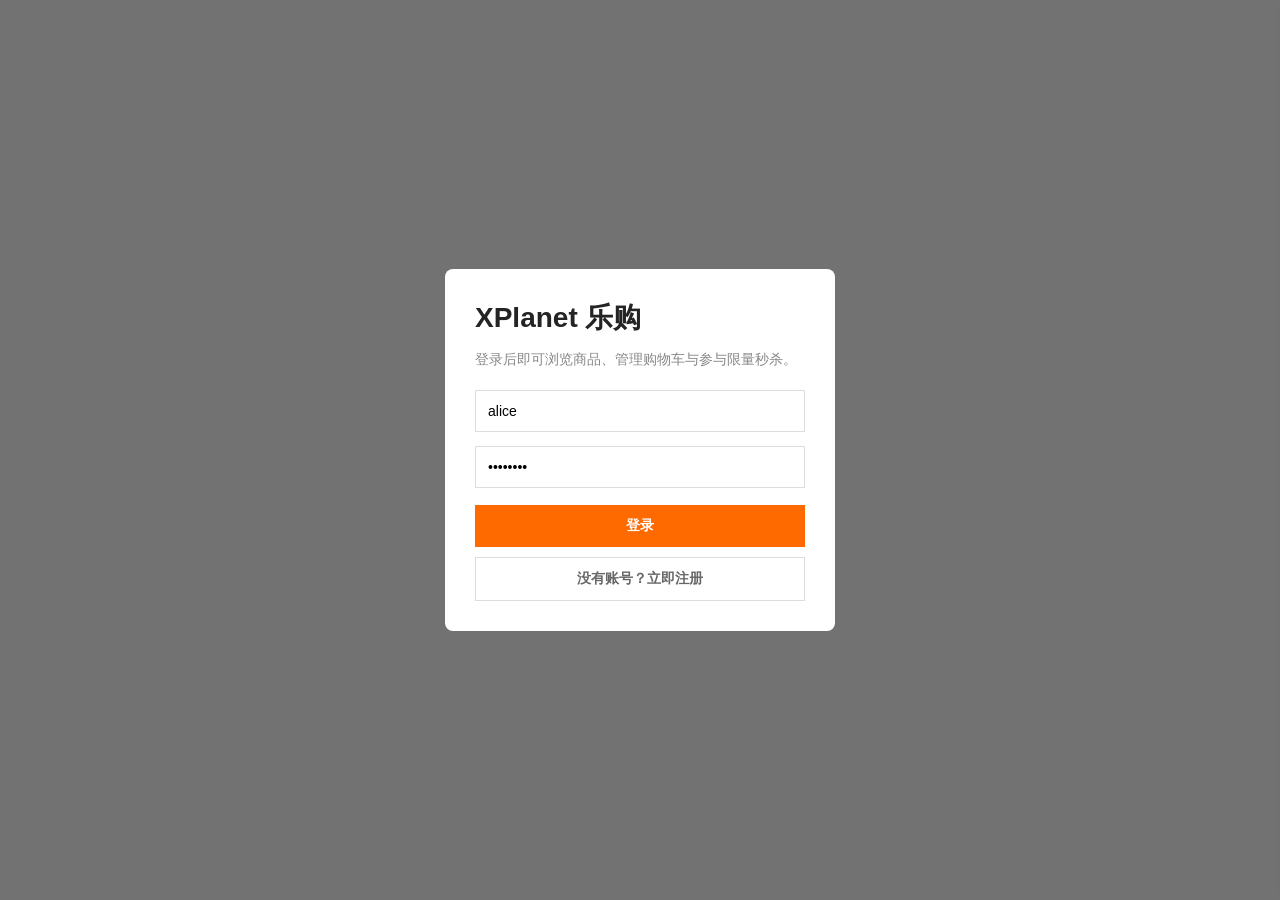
<file: xplanet-seckill-web/index.html>
<!doctype html><html lang="zh-CN"><head><meta charset="utf-8"><meta name="viewport" content="width=device-width,initial-scale=1"><link rel="icon" href="data:image/svg+xml,%3Csvg xmlns='http://www.w3.org/2000/svg' viewBox='0 0 64 64'%3E%3Crect width='64' height='64' rx='14' fill='%23ff6a00'/%3E%3Ctext x='10' y='44' font-size='29' font-family='Arial' font-weight='bold' fill='white'%3EXP%3C/text%3E%3C/svg%3E"><title>XPlanet 乐购商城</title><style>
:root{--orange:#ff6a00;--ink:#242424;--muted:#727272;--bg:#f5f5f5;--line:#eee;--red:#d94444;--green:#15805b}*{box-sizing:border-box}body{margin:0;background:var(--bg);color:var(--ink);font:14px Arial,"Microsoft YaHei",sans-serif}button,input{font:inherit}button{cursor:pointer;border:0}.top{height:34px;background:#f5f5f5;color:#666;font-size:12px}.topin,.navin,.content{max-width:1200px;margin:auto}.topin{height:100%;display:flex;align-items:center;justify-content:flex-end;gap:16px}.nav{height:78px;background:#fff;border-bottom:1px solid var(--line)}.navin{height:100%;display:flex;align-items:center;gap:27px}.logo{font:bold 27px Georgia;color:#111;white-space:nowrap}.logo b{color:var(--orange)}.navlinks{display:flex;gap:24px;font-weight:bold}.navlinks a{cursor:pointer}.navlinks a:hover{color:var(--orange)}.search{height:42px;display:flex;flex:1;max-width:480px;margin-left:auto}.search input{min-width:0;flex:1;border:2px solid var(--orange);padding:0 13px;outline:0}.search button{width:74px;background:var(--orange);color:#fff;font-weight:bold}.cartbtn{position:relative;padding:10px 16px;background:#fff7f0;border:1px solid #ffcfad;color:var(--orange);border-radius:3px}.badge{position:absolute;top:-8px;right:-7px;min-width:19px;height:19px;padding:2px 5px;border-radius:99px;background:var(--red);color:#fff;font-size:11px}.content{padding:20px 0 55px}.hero{height:260px;padding:43px 54px;border-radius:10px;background:linear-gradient(110deg,#321100,#e74f00 58%,#ffb016);color:#fff;overflow:hidden;position:relative}.hero:after{content:'秒';position:absolute;right:48px;bottom:-88px;font:bold 270px Georgia;color:#fff2;line-height:1}.hero h1{font-size:38px;margin:10px 0}.hero p{font-size:16px;opacity:.9}.hero button{margin-top:17px;padding:11px 26px;border-radius:3px;background:#fff;color:#e64b00;font-weight:bold}.features{background:#fff;margin:16px 0;padding:18px 26px;display:flex;justify-content:space-around;color:#555}.features b{color:#111;margin-right:7px}.section{background:#fff;margin-top:18px;padding:22px}.section-head{display:flex;align-items:center;justify-content:space-between;border-bottom:1px solid var(--line);padding-bottom:13px;margin-bottom:16px}.section-head h2{font-size:22px;margin:0}.section-head h2:before{content:'';display:inline-block;width:5px;height:22px;background:var(--orange);vertical-align:-4px;margin-right:9px}.cats{display:flex;gap:10px}.cat{padding:6px 13px;background:#f7f7f7;border-radius:16px;cursor:pointer}.cat.active,.cat:hover{background:#fff0e5;color:var(--orange)}.products{display:grid;grid-template-columns:repeat(4,1fr);gap:15px}.product{border:1px solid #f0f0f0;padding:16px;transition:.18s;background:#fff}.product:hover{border-color:#ffbe91;box-shadow:0 7px 20px #0000000d;transform:translateY(-2px)}.cover{height:118px;background:linear-gradient(135deg,#fff2e8,#ffe0c4);display:grid;place-items:center;font-size:58px}.product h3{margin:13px 0 7px;font-size:16px;white-space:nowrap;overflow:hidden;text-overflow:ellipsis}.sub{color:#888;font-size:12px;height:31px;line-height:16px}.price{color:var(--red);font:bold 22px Arial;margin:11px 0}.price small{font-size:12px}.product-foot{display:flex;align-items:center;justify-content:space-between;color:#999;font-size:12px}.add{padding:7px 11px;background:var(--orange);color:white;border-radius:2px}.flash{display:grid;grid-template-columns:repeat(3,1fr);gap:14px}.flashcard{border:1px solid #ffe0c4;background:linear-gradient(120deg,#fffaf6,#fff);padding:18px}.flashcard b{color:var(--red);font-size:22px}.flashcard h3{margin:10px 0}.flashcard button{margin-top:13px;padding:9px 18px;background:#d94444;color:#fff;border-radius:2px}.drawer{position:fixed;z-index:10;right:-440px;top:0;width:410px;max-width:100%;height:100vh;background:#fff;box-shadow:-8px 0 30px #0003;transition:.25s;padding:22px;display:flex;flex-direction:column}.drawer.open{right:0}.drawer h2{margin:0}.drawer-head{display:flex;justify-content:space-between;align-items:center;border-bottom:1px solid var(--line);padding-bottom:16px}.close{font-size:27px;background:none;color:#888}.cartlist{overflow:auto;flex:1}.cartrow{display:grid;grid-template-columns:45px 1fr auto;gap:10px;padding:15px 0;border-bottom:1px solid #eee}.cartcover{font-size:31px}.cartname{font-weight:bold}.cartsub{color:#999;font-size:12px;margin-top:5px}.qty{margin-top:9px;display:flex;align-items:center;gap:7px}.qty button{width:22px;height:22px;background:#f3f3f3}.cartbottom{border-top:1px solid var(--line);padding-top:16px}.total{display:flex;justify-content:space-between;font-size:18px;font-weight:bold;margin-bottom:13px}.checkout{width:100%;padding:13px;background:var(--orange);color:#fff;font-weight:bold;font-size:16px}.overlay{position:fixed;z-index:20;inset:0;background:#0008;display:grid;place-items:center}.auth{background:#fff;width:390px;max-width:calc(100% - 30px);padding:30px;border-radius:8px}.auth h1{margin:0 0 8px}.auth p{color:#888}.auth input{width:100%;padding:12px;margin:7px 0;border:1px solid #ddd;outline-color:var(--orange)}.auth button{width:100%;padding:12px;margin-top:10px;background:var(--orange);color:#fff;font-weight:bold}.auth .switch{background:#fff;color:#666;border:1px solid #ddd}.hidden{display:none!important}.modal{position:fixed;z-index:15;inset:0;background:#0007;display:grid;place-items:center}.modalbox{max-height:80vh;overflow:auto;background:#fff;width:680px;max-width:94%;padding:25px;border-radius:8px}.order{border-bottom:1px solid #eee;padding:14px 0}.order:last-child{border:0}.order h4{margin:0 0 8px}.toast{position:fixed;z-index:30;bottom:28px;left:50%;transform:translateX(-50%);padding:12px 18px;background:#222;color:#fff;border-radius:4px;opacity:0;pointer-events:none;transition:.2s}.toast.show{opacity:1}.empty{color:#999;text-align:center;padding:50px 10px}@media(max-width:780px){.nav{height:auto;padding:12px}.navin{flex-wrap:wrap}.navlinks{order:3;width:100%}.search{order:2;margin:0;width:100%;max-width:none}.content{padding:12px}.hero{height:210px;padding:28px}.hero h1{font-size:27px}.products{grid-template-columns:repeat(2,1fr)}.flash{grid-template-columns:1fr}.features{display:none}.top{display:none}}
</style></head><body>
<div id="authOverlay" class="overlay"><div class="auth"><h1>XPlanet 乐购</h1><p id="authIntro">登录后即可浏览商品、管理购物车与参与限量秒杀。</p><input id="username" placeholder="账号" value="alice"><input id="nickname" class="hidden" placeholder="昵称（注册可选）"><input id="password" placeholder="密码" value="password" type="password"><button id="authSubmit">登录</button><button id="authSwitch" class="switch">没有账号？立即注册</button></div></div>
<div id="app" class="hidden"><div class="top"><div class="topin"><span id="welcome"></span><a onclick="showOrders()">我的订单</a><a onclick="logout()">退出登录</a></div></div><header class="nav"><div class="navin"><div class="logo">X<b>Planet</b> 乐购</div><nav class="navlinks"><a onclick="scrollTo({top:0,behavior:'smooth'})">首页</a><a onclick="document.getElementById('goods').scrollIntoView({behavior:'smooth'})">商品</a><a onclick="document.getElementById('flash').scrollIntoView({behavior:'smooth'})">限量秒杀</a></nav><div class="search"><input id="searchInput" placeholder="搜索商品，例如：耳机、键盘"><button onclick="searchProducts()">搜索</button></div><button class="cartbtn" onclick="openCart()">🛒 购物车 <span id="cartBadge" class="badge">0</span></button></div></header><main class="content"><section class="hero"><div>XP SELECTED MARKET</div><h1>好物随心选，限量安心购</h1><p>正常商品即时结算；限量活动采用可靠异步下单，订单状态可追踪。</p><button onclick="document.getElementById('goods').scrollIntoView({behavior:'smooth'})">开始逛逛</button></section><div class="features"><span><b>✓ 正品保障</b>精选商品</span><span><b>✓ 安全结算</b>订单事务一致</span><span><b>✓ 限量秒杀</b>库存原子准入</span><span><b>✓ 订单可查</b>状态全程可追踪</span></div><section id="goods" class="section"><div class="section-head"><h2>精选商品</h2><div class="cats"><span class="cat active" data-cat="全部" onclick="selectCategory(this)">全部</span><span class="cat" data-cat="数码" onclick="selectCategory(this)">数码</span><span class="cat" data-cat="生活" onclick="selectCategory(this)">生活</span><span class="cat" data-cat="出行" onclick="selectCategory(this)">出行</span></div></div><div id="products" class="products"></div></section><section id="flash" class="section"><div class="section-head"><h2>限量秒杀专区</h2><span style="color:#d94444">Redis 原子库存准入 · 异步订单创建</span></div><div id="activities" class="flash"></div></section></main></div>
<aside id="cartDrawer" class="drawer"><div class="drawer-head"><h2>购物车</h2><button class="close" onclick="closeCart()">×</button></div><div id="cartList" class="cartlist"></div><div class="cartbottom"><div class="total"><span>合计</span><span id="cartTotal">¥0.00</span></div><button class="checkout" onclick="checkout()">提交订单（模拟支付）</button></div></aside><div id="modal" class="modal hidden"><div class="modalbox"><button class="close" style="float:right" onclick="closeModal()">×</button><div id="modalContent"></div></div></div><div id="toast" class="toast"></div>
<script>
const userApi='http://localhost:8083',mallApi='http://localhost:8080';let token=localStorage.getItem('xp_token')||'',profile=JSON.parse(localStorage.getItem('xp_profile')||'null'),category='全部',registerMode=false;
const $=id=>document.getElementById(id),money=v=>'¥'+Number(v).toFixed(2),esc=s=>String(s??'').replace(/[&<>'"]/g,c=>({'&':'&amp;','<':'&lt;','>':'&gt;',"'":'&#39;','"':'&quot;'}[c]));
function toast(m){$('toast').textContent=m;$('toast').classList.add('show');setTimeout(()=>$('toast').classList.remove('show'),2200)}
async function api(base,path,opt={}){const r=await fetch(base+path,{...opt,headers:{'Content-Type':'application/json',...(token?{Authorization:'Bearer '+token}:{}),...(opt.headers||{})}}),b=await r.json().catch(()=>({msg:'服务响应异常'}));if(!r.ok||b.code!==0)throw Error(b.msg||'请求失败');return b.data}
function setSession(d){token=d.token;profile={nickname:d.nickname,userId:d.userId};localStorage.setItem('xp_token',token);localStorage.setItem('xp_profile',JSON.stringify(profile));$('authOverlay').classList.add('hidden');$('app').classList.remove('hidden');$('welcome').textContent='你好，'+profile.nickname;loadAll()}function logout(){localStorage.removeItem('xp_token');localStorage.removeItem('xp_profile');token='';profile=null;$('app').classList.add('hidden');$('authOverlay').classList.remove('hidden');closeCart()}
$('authSwitch').onclick=()=>{registerMode=!registerMode;$('nickname').classList.toggle('hidden',!registerMode);$('authSubmit').textContent=registerMode?'注册并登录':'登录';$('authSwitch').textContent=registerMode?'已有账号？返回登录':'没有账号？立即注册';$('authIntro').textContent=registerMode?'注册后将自动登录并进入商城。':'登录后即可浏览商品、管理购物车与参与限量秒杀。'};$('authSubmit').onclick=async()=>{try{const d=registerMode?await api(userApi,'/api/user/register',{method:'POST',body:JSON.stringify({username:$('username').value,password:$('password').value,nickname:$('nickname').value})}):await api(userApi,'/api/user/login',{method:'POST',body:JSON.stringify({username:$('username').value,password:$('password').value})});setSession(d);toast('欢迎来到 XPlanet 乐购')}catch(e){toast(e.message)}};
async function loadAll(){await Promise.all([loadProducts(),loadActivities(),loadCart()])}async function loadProducts(){try{const qs=new URLSearchParams(),k=$('searchInput')?.value||'';if(k)qs.set('keyword',k);if(category!=='全部')qs.set('category',category);const rows=await api(mallApi,'/api/mall/products?'+qs);$('products').innerHTML=rows.map(p=>`<article class="product"><div class="cover">${esc(p.cover)}</div><h3>${esc(p.name)}</h3><div class="sub">${esc(p.subtitle)}</div><div class="price"><small>¥</small>${Number(p.price).toFixed(2)}</div><div class="product-foot"><span>已售 ${p.sales} · 库存 ${p.stock}</span><button class="add" onclick="addCart('${p.id}')">加入购物车</button></div></article>`).join('')||'<p class="empty">没有找到相关商品</p>'}catch(e){toast('商品加载失败：'+e.message)}}function searchProducts(){loadProducts()}function selectCategory(el){document.querySelectorAll('.cat').forEach(x=>x.classList.remove('active'));el.classList.add('active');category=el.dataset.cat;loadProducts()}async function addCart(id){try{await api(mallApi,'/api/mall/cart',{method:'POST',body:JSON.stringify({productId:id,quantity:1})});await loadCart();toast('已加入购物车')}catch(e){toast(e.message)}}
async function loadCart(){if(!token)return;try{const c=await api(mallApi,'/api/mall/cart');$('cartBadge').textContent=c.totalQuantity||0;$('cartTotal').textContent=money(c.totalAmount);$('cartList').innerHTML=(c.items||[]).map(x=>`<div class="cartrow"><div class="cartcover">${esc(x.cover)}</div><div><div class="cartname">${esc(x.name)}</div><div class="cartsub">${money(x.price)} · 库存 ${x.stock}</div><div class="qty"><button onclick="changeQty('${x.productId}',${x.quantity-1})">−</button><b>${x.quantity}</b><button onclick="changeQty('${x.productId}',${x.quantity+1})">＋</button></div></div><b style="color:#d94444">${money(x.subtotal)}</b></div>`).join('')||'<p class="empty">购物车还是空的<br>去挑选喜欢的商品吧</p>'}catch(e){toast(e.message)}}function openCart(){$('cartDrawer').classList.add('open');loadCart()}function closeCart(){$('cartDrawer').classList.remove('open')}async function changeQty(id,q){try{await api(mallApi,'/api/mall/cart/'+id,{method:'PUT',body:JSON.stringify({quantity:q})});loadCart()}catch(e){toast(e.message)}}
async function checkout(){try{const o=await api(mallApi,'/api/mall/orders/checkout',{method:'POST'});closeCart();await loadProducts();await loadCart();toast('订单创建成功，已完成模拟支付');showOrder(o)}catch(e){toast(e.message)}}async function showOrders(){try{const rows=await api(mallApi,'/api/mall/orders');$('modalContent').innerHTML='<h2>我的订单</h2>'+(rows.map(orderHtml).join('')||'<p class="empty">暂无订单</p>');$('modal').classList.remove('hidden')}catch(e){toast(e.message)}}function showOrder(o){$('modalContent').innerHTML='<h2>下单成功</h2>'+orderHtml(o);$('modal').classList.remove('hidden')}function orderHtml(o){return `<div class="order"><h4>订单 #${esc(o.orderNo)}</h4><div>${(o.items||[]).map(i=>esc(i.productName)+' × '+i.quantity).join('，')}</div><p>支付状态：<b style="color:#15805b">${o.status==='PAID'?'已支付（模拟）':esc(o.status)}</b>　合计 <b style="color:#d94444">${money(o.totalAmount)}</b></p></div>`}function closeModal(){$('modal').classList.add('hidden')}
async function loadActivities(){try{const rows=await api(mallApi,'/api/seckill/activities');$('activities').innerHTML=rows.map(a=>`<article class="flashcard"><div>活动 #${a.id} · 可用库存 ${a.availableStock}/${a.totalStock}</div><h3>${esc(a.title)}</h3><b>限量抢购</b><p>下单后进入可靠队列，订单状态异步确认。</p><button onclick="seckill('${a.id}')">立即秒杀</button></article>`).join('')||'<p class="empty">当前暂无秒杀活动</p>'}catch(e){toast('秒杀活动加载失败：'+e.message)}}async function seckill(id){try{const r=await api(mallApi,'/api/seckill/activities/'+id+'/orders',{method:'POST'});toast(r.message||'已受理秒杀请求');if(r.requestId)pollSeckill(r.requestId)}catch(e){toast(e.message)}}async function pollSeckill(id){for(let n=0;n<15;n++){await new Promise(r=>setTimeout(r,700));try{const x=await api(mallApi,'/api/seckill/requests/'+id);if(x.status!=='QUEUED'){toast(x.status==='SUCCEEDED'?'秒杀订单创建成功':'秒杀失败：'+(x.failReason||''));loadActivities();return}}catch(e){toast(e.message);return}}toast('订单仍在排队，可稍后再次查看')}
if(token&&profile){$('authOverlay').classList.add('hidden');$('app').classList.remove('hidden');$('welcome').textContent='你好，'+profile.nickname;loadAll()}
</script></body></html>
</file>
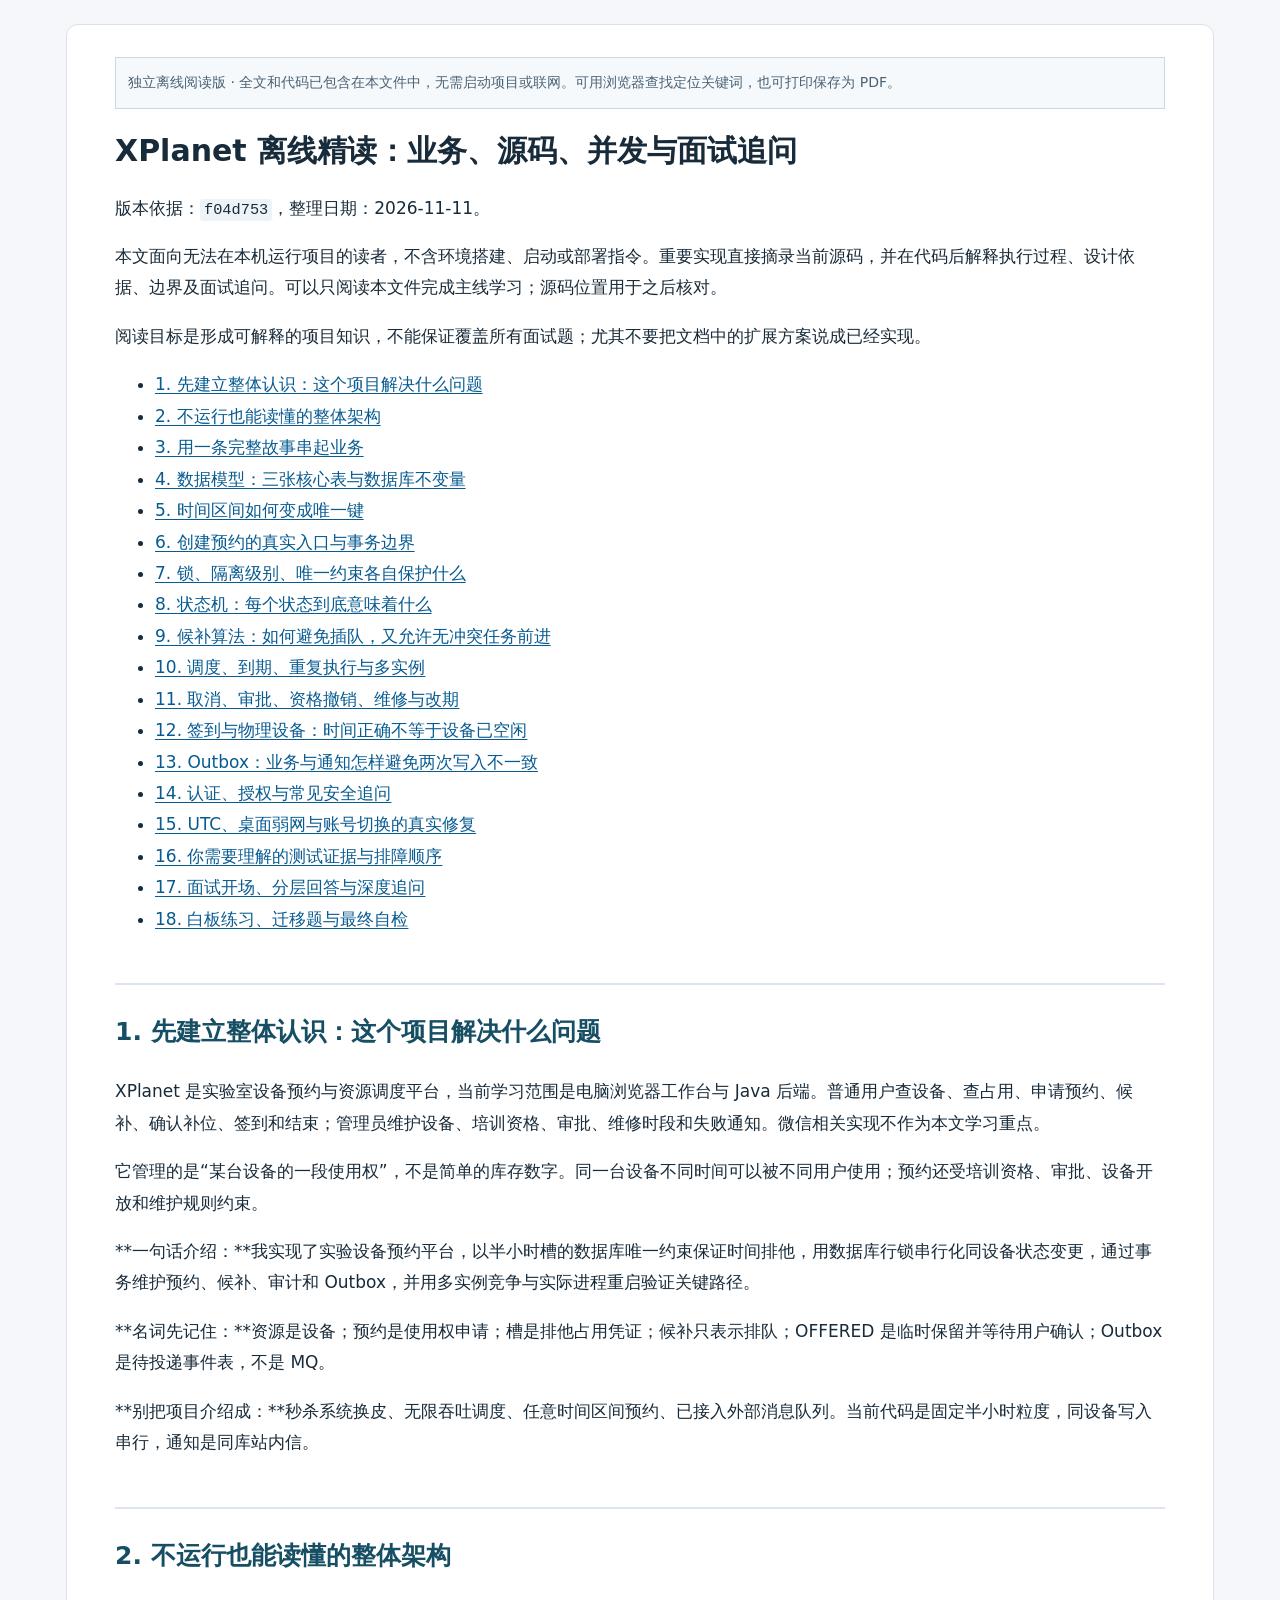
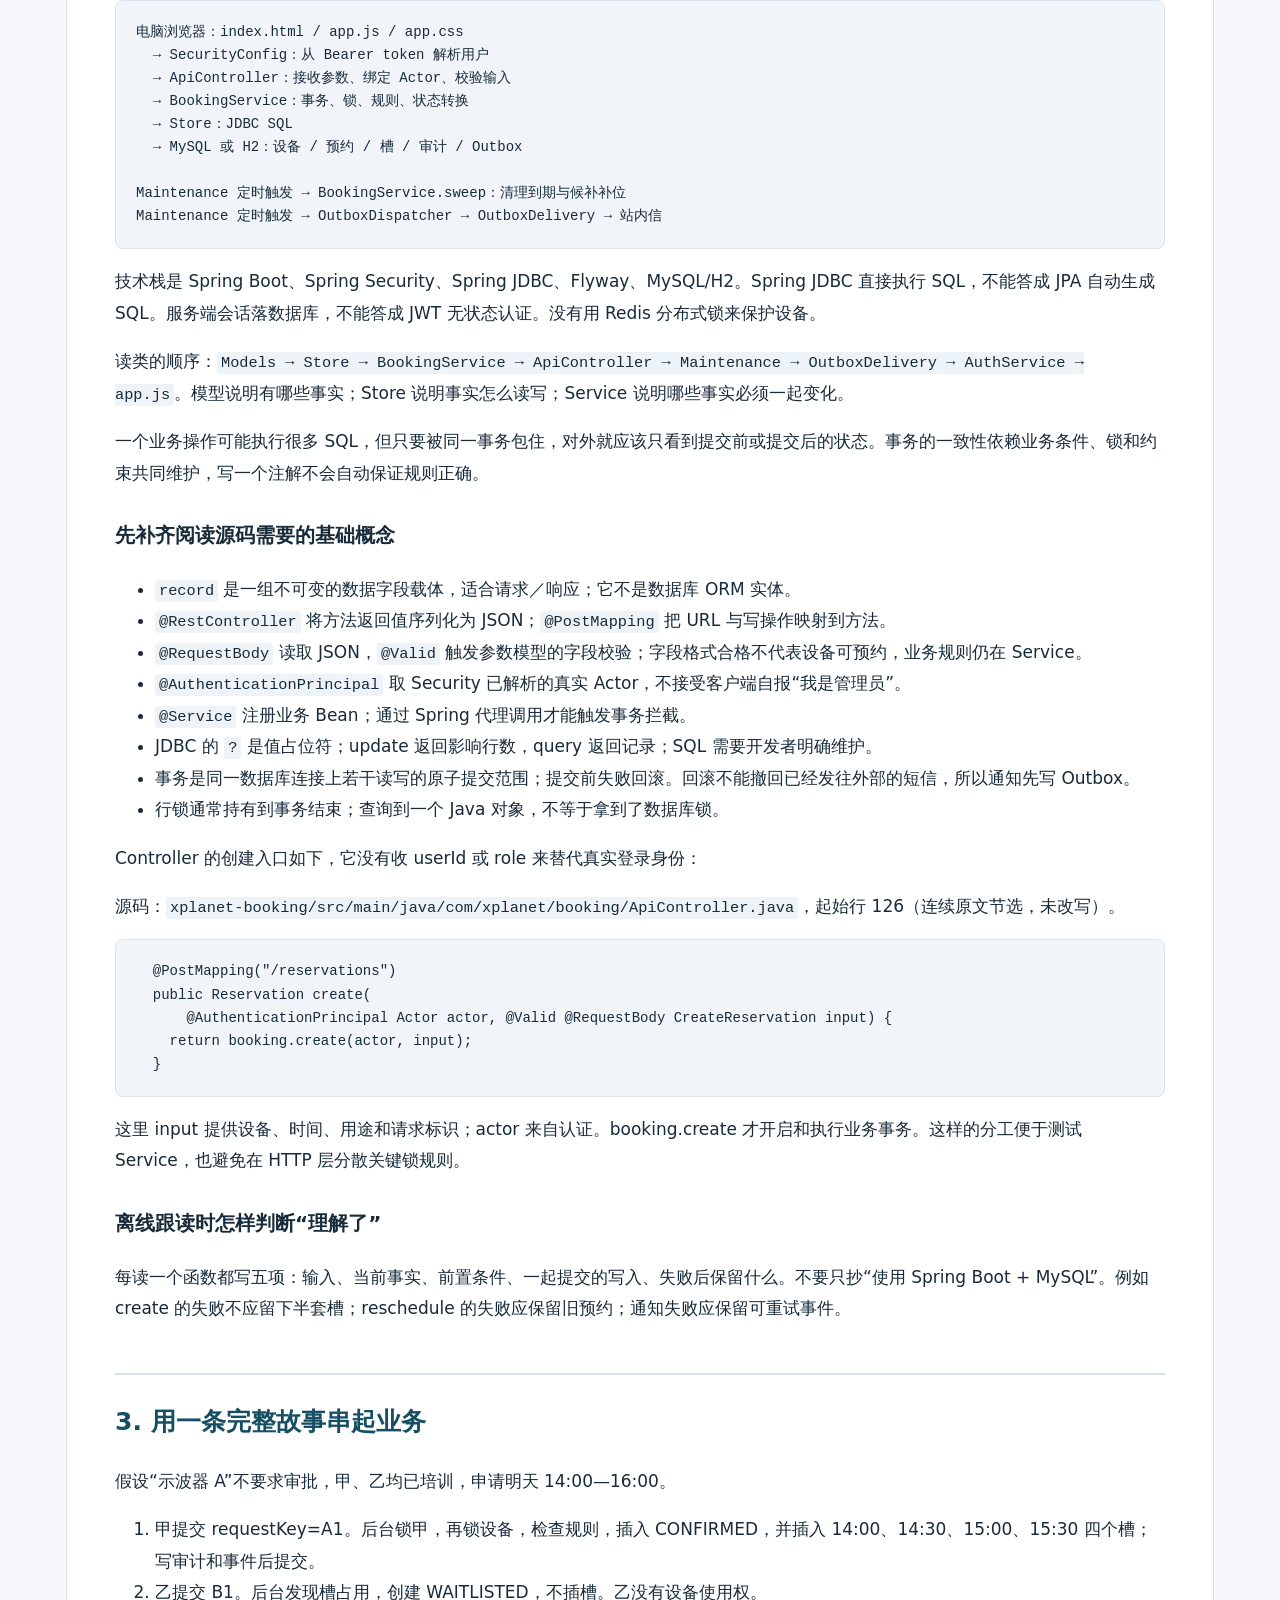
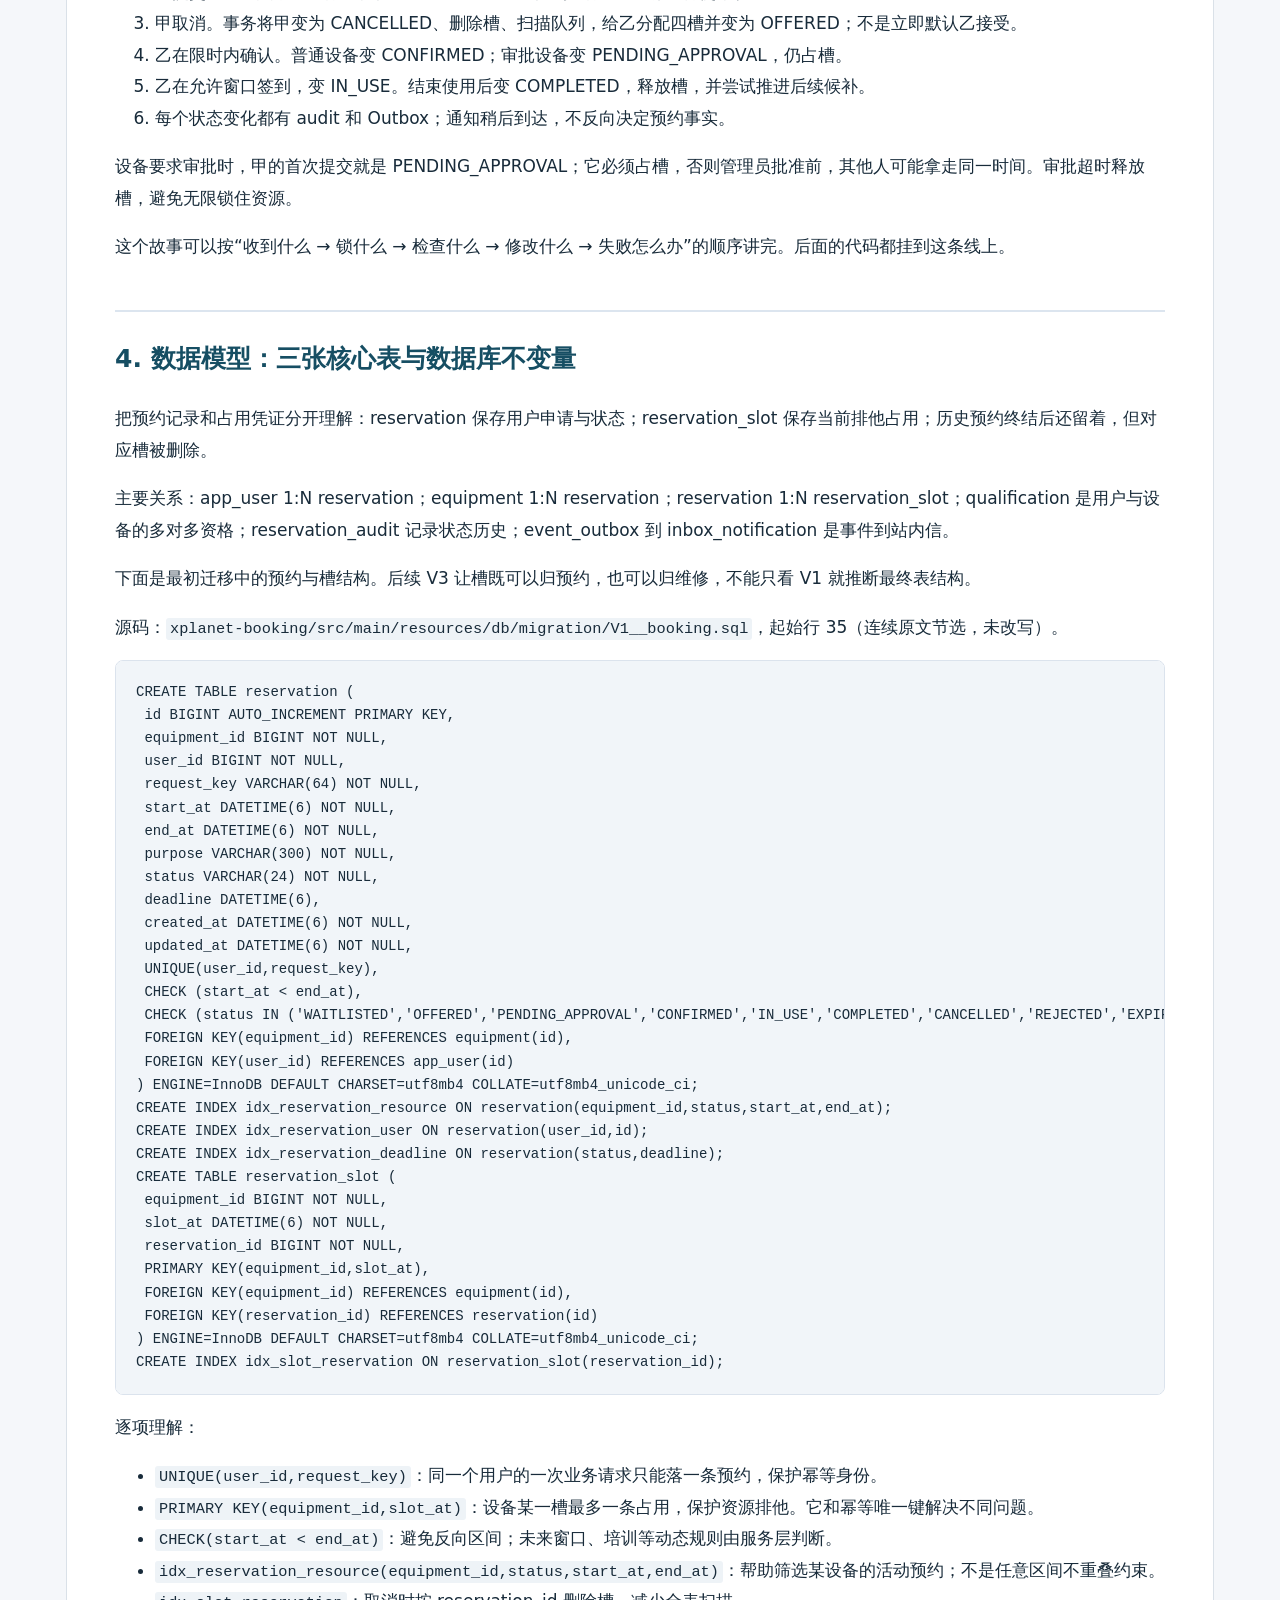
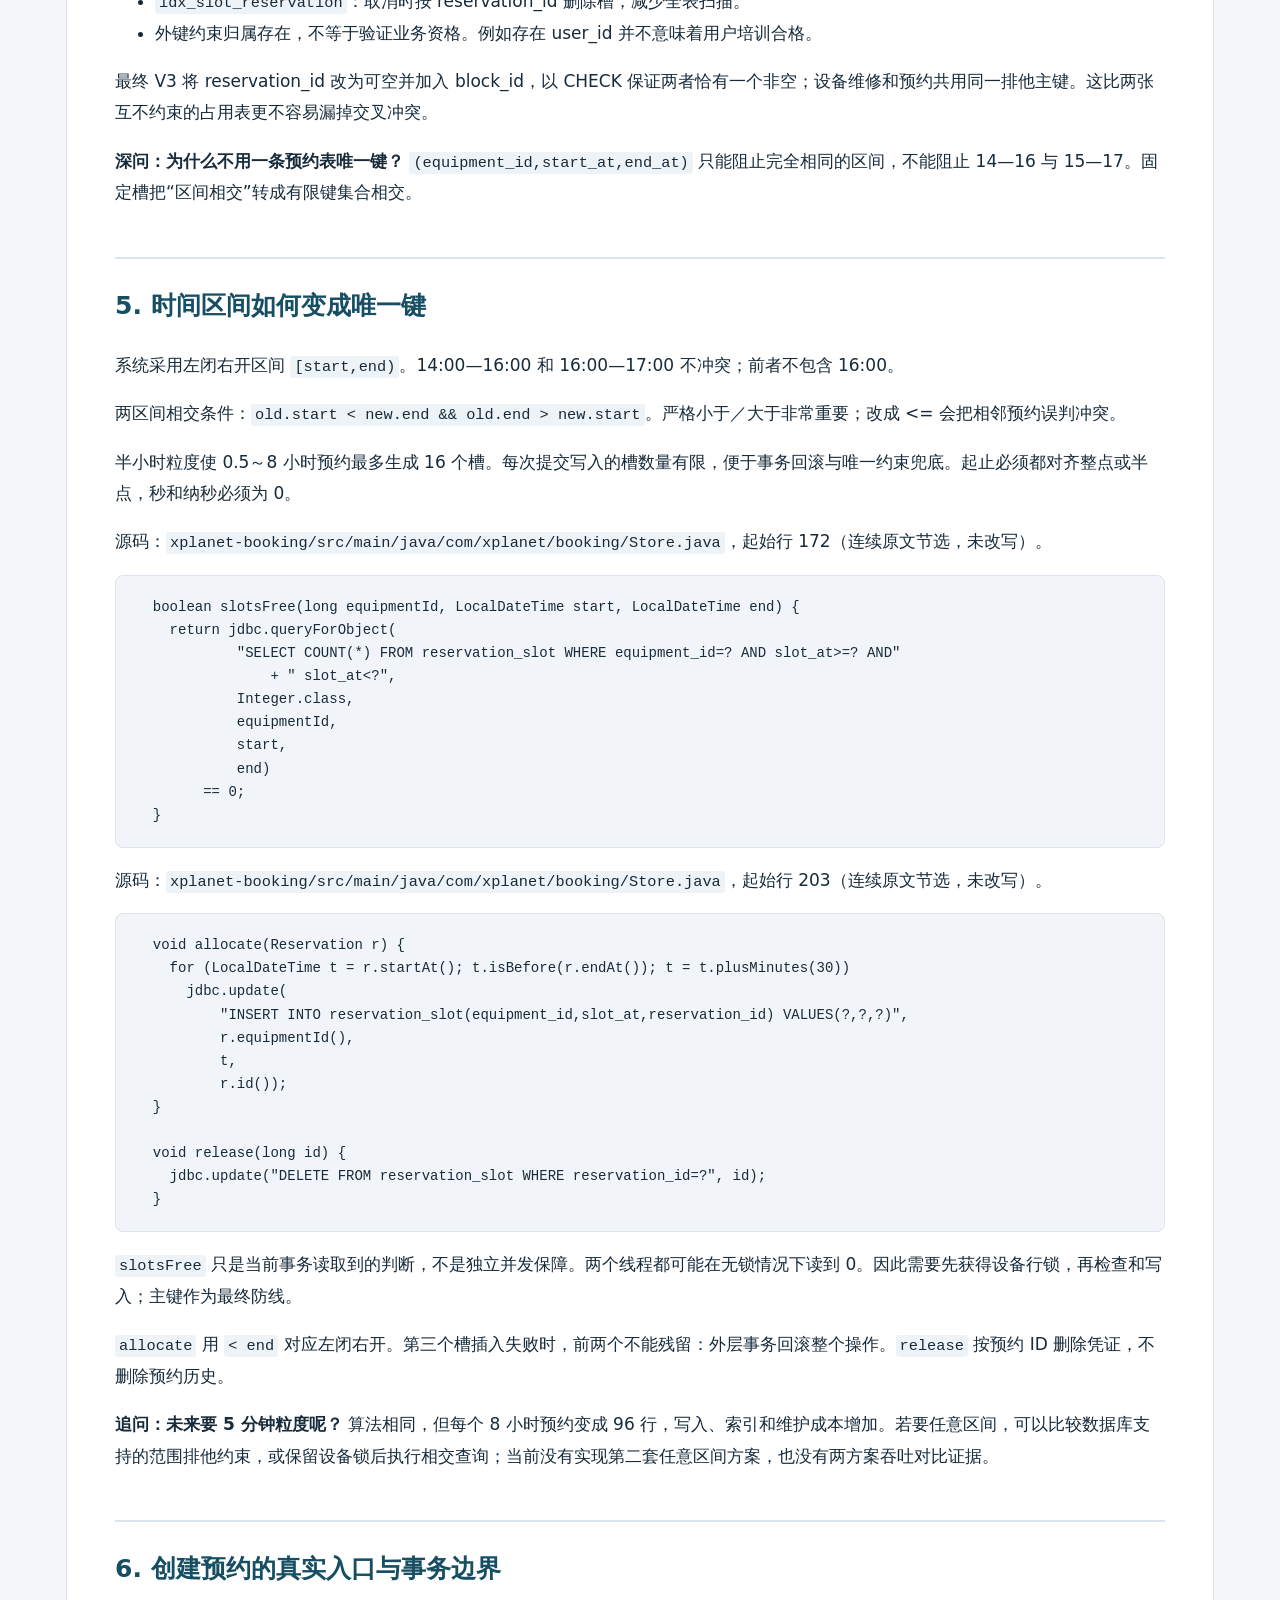
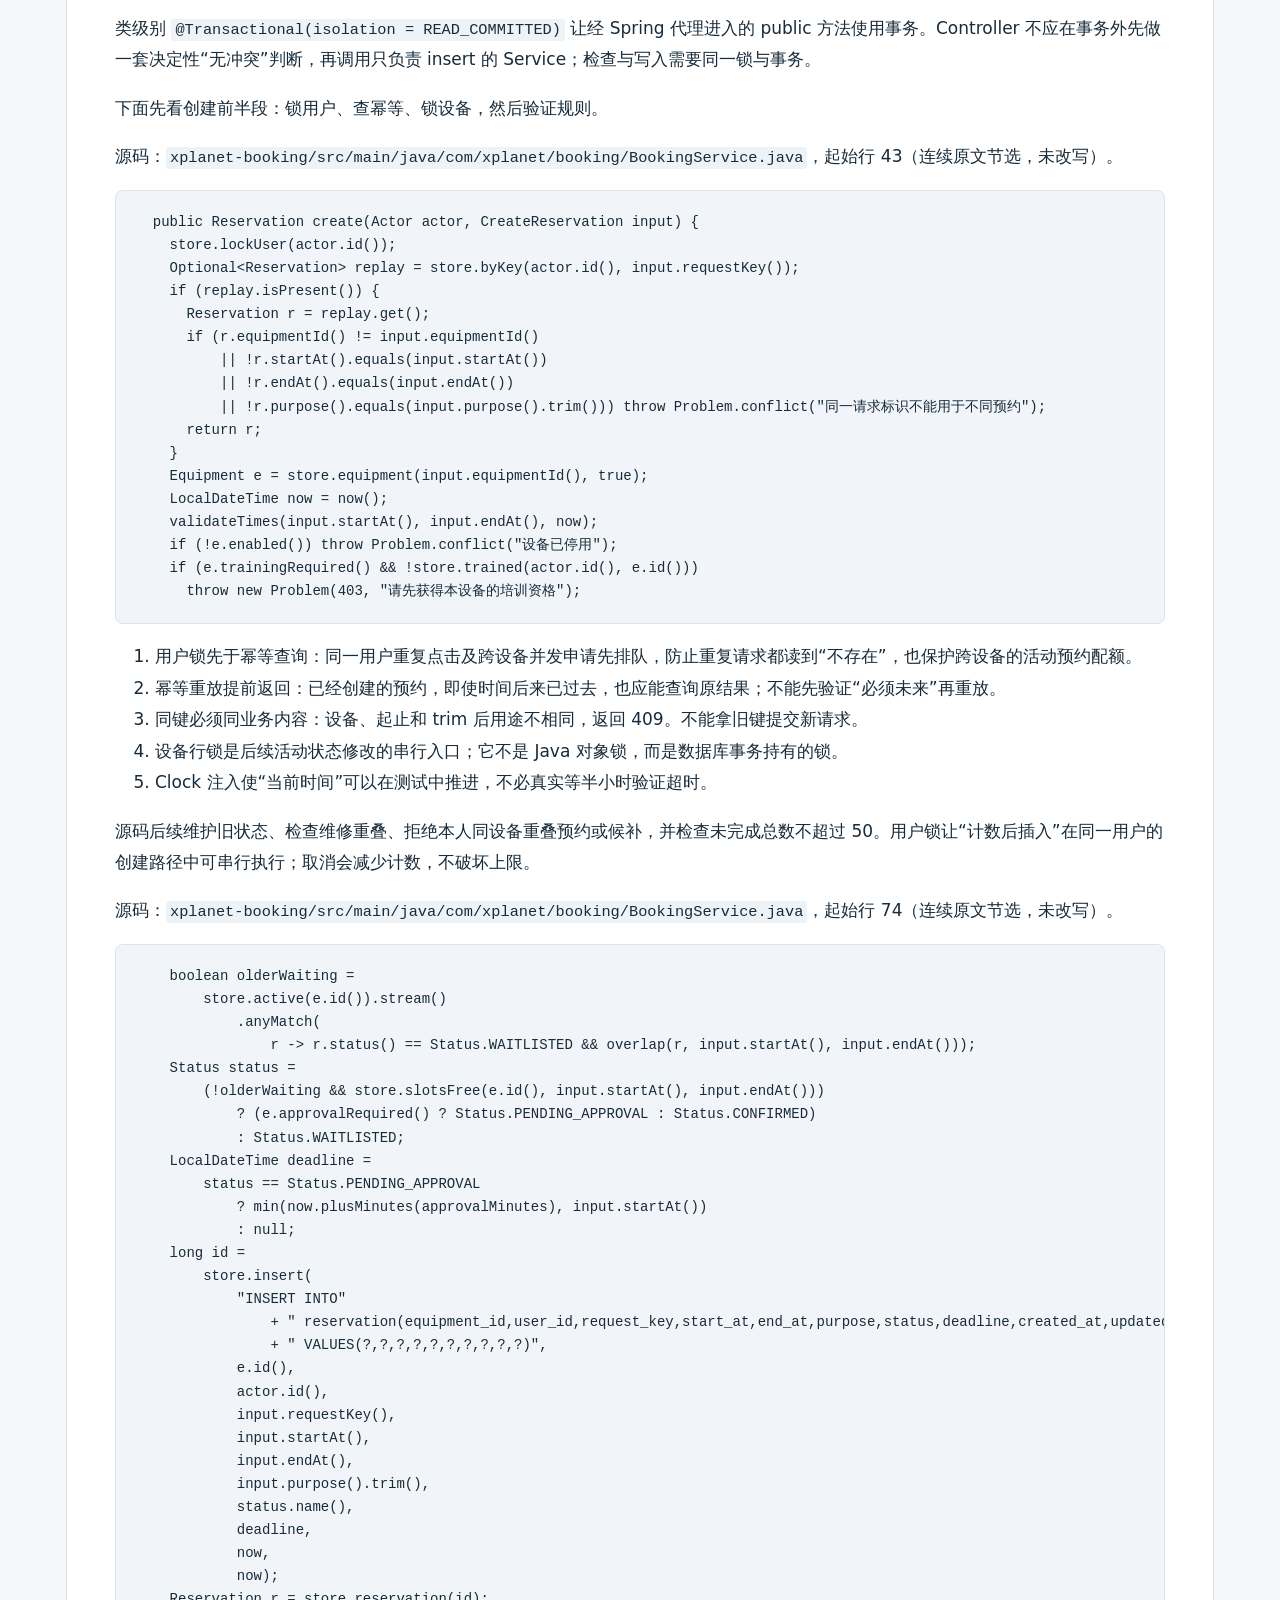
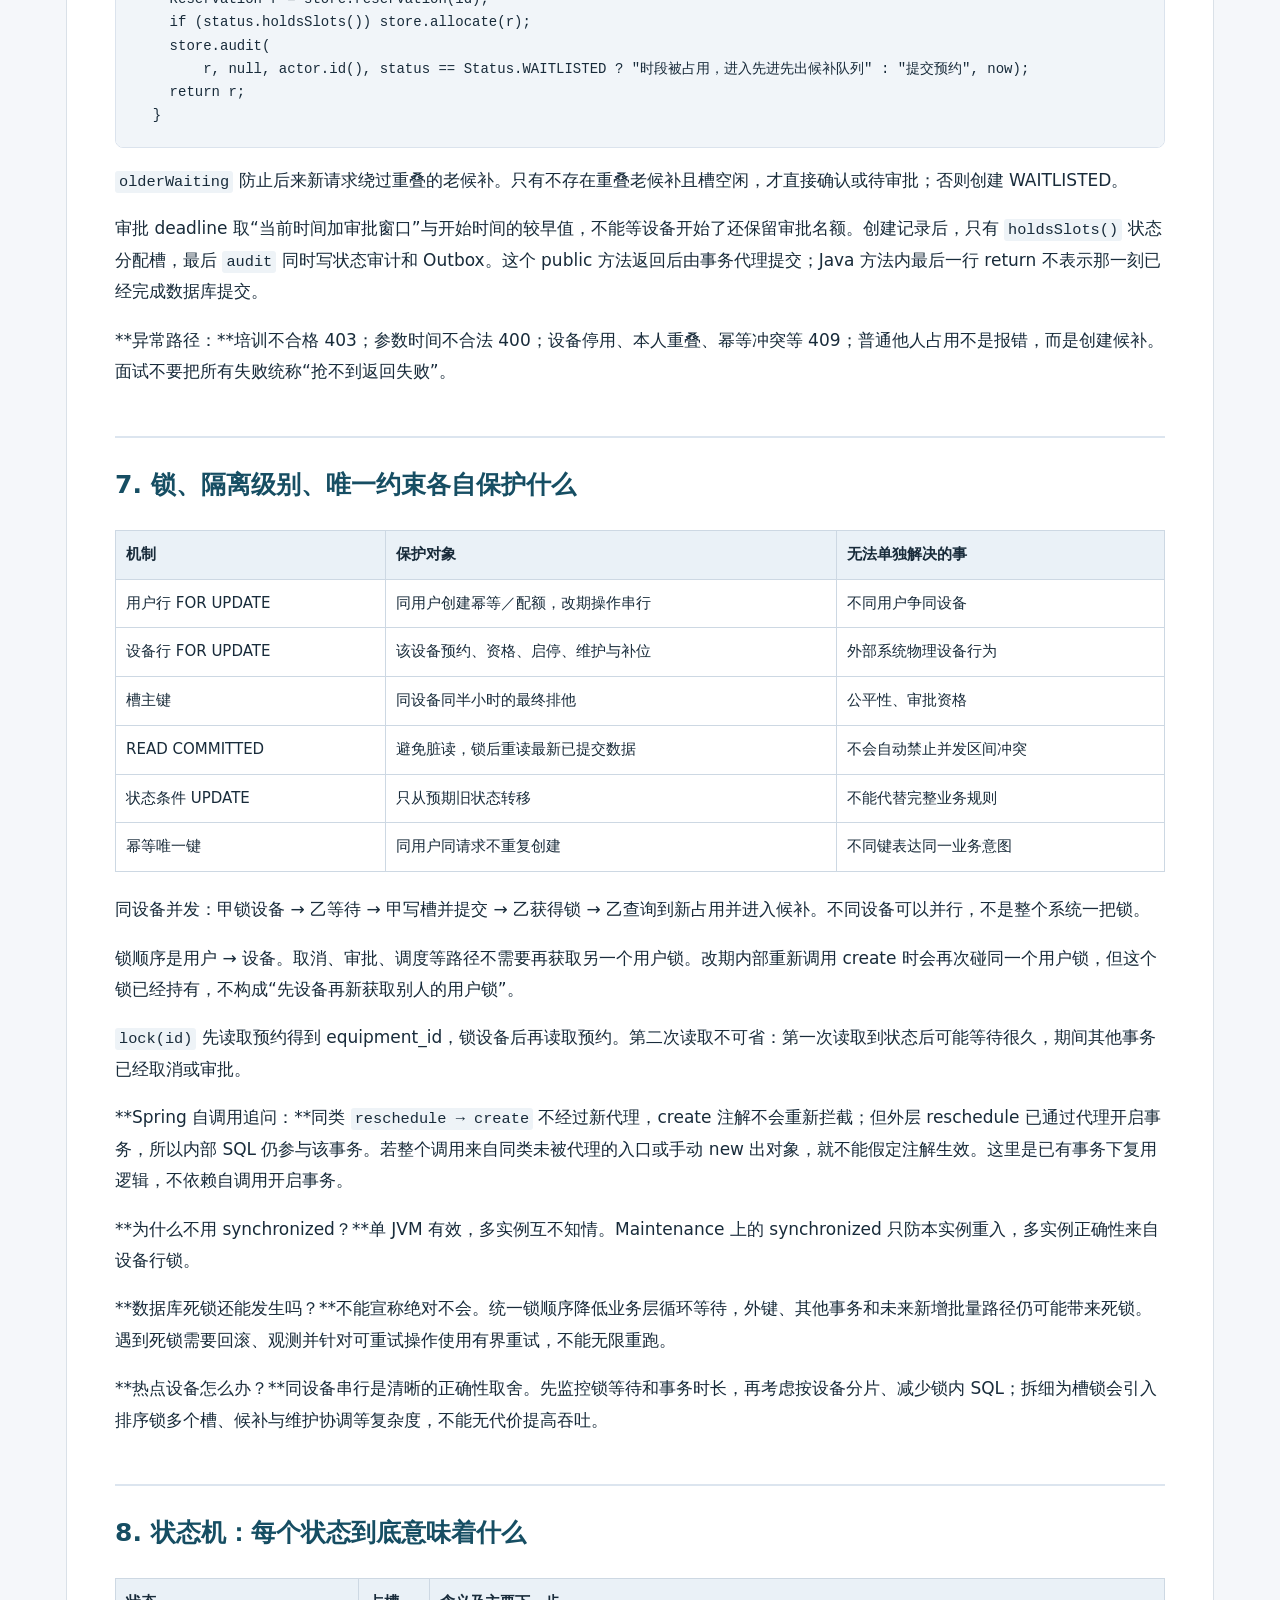
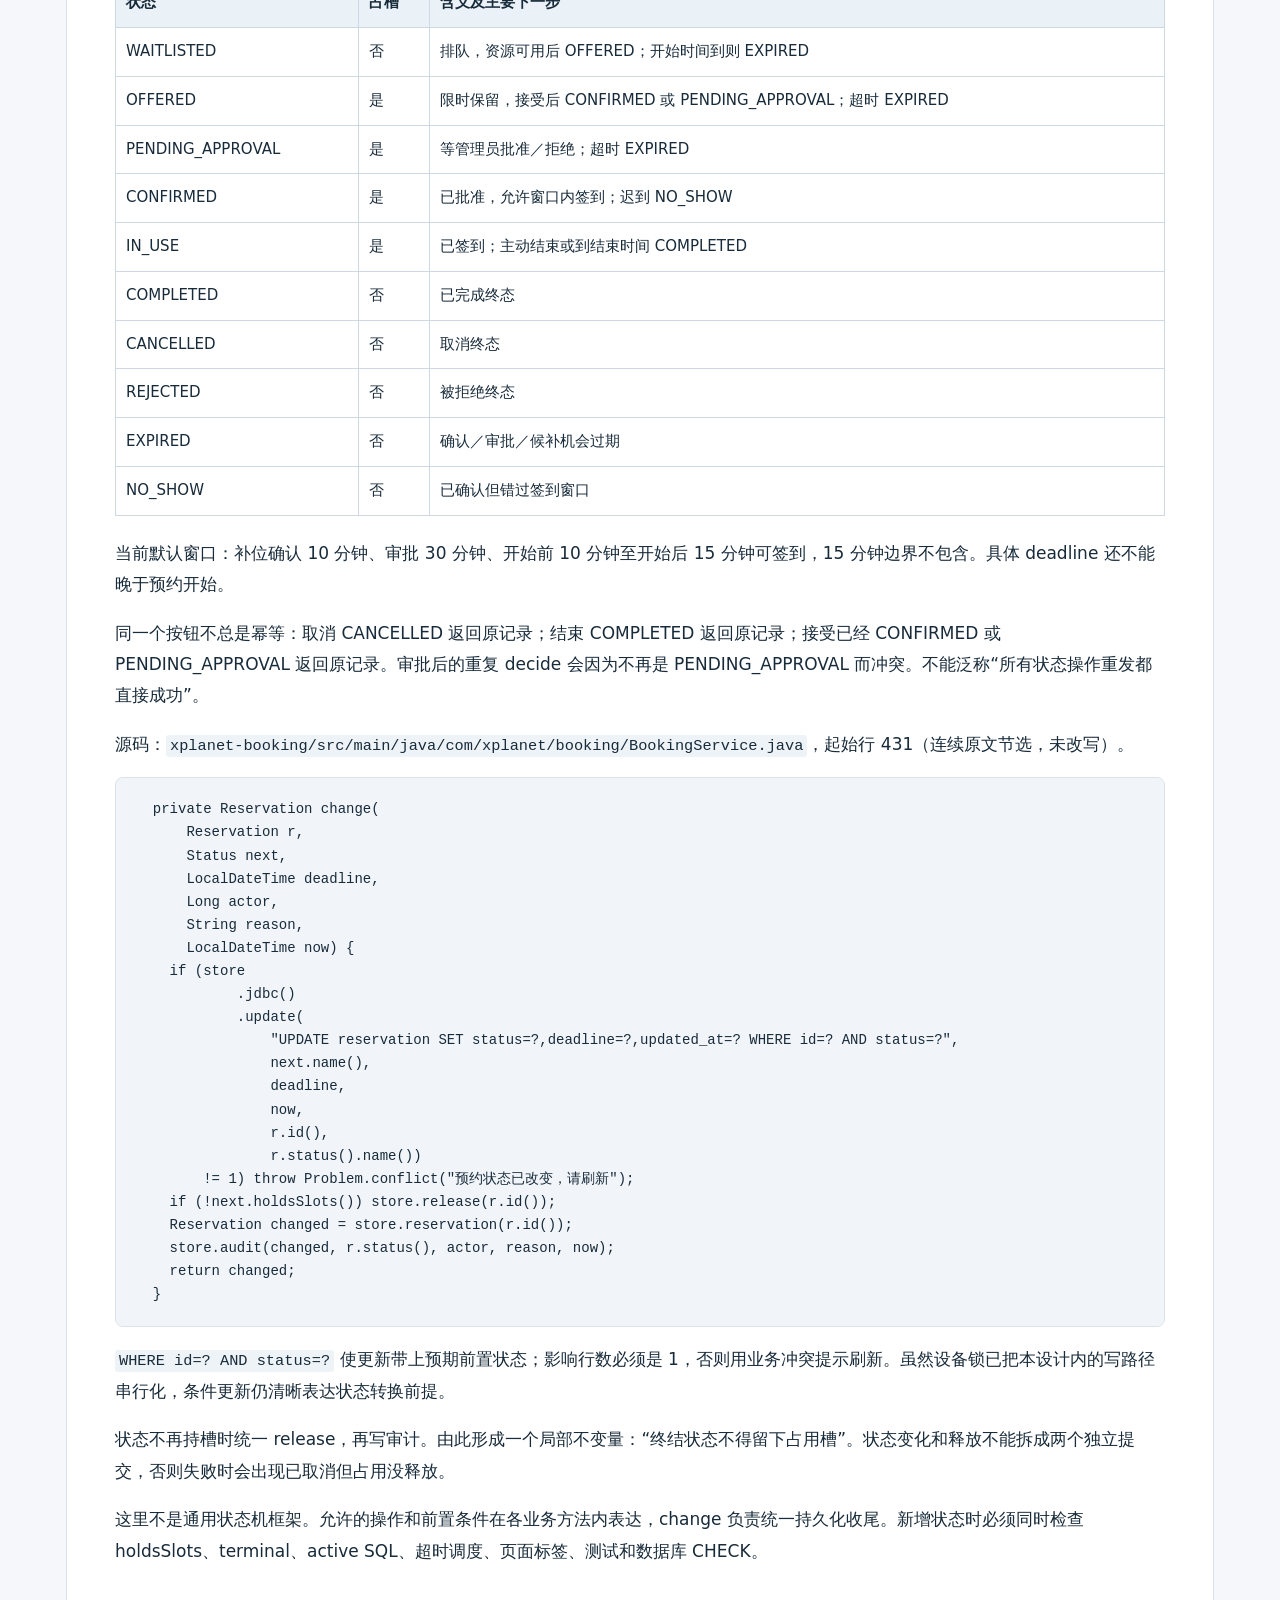
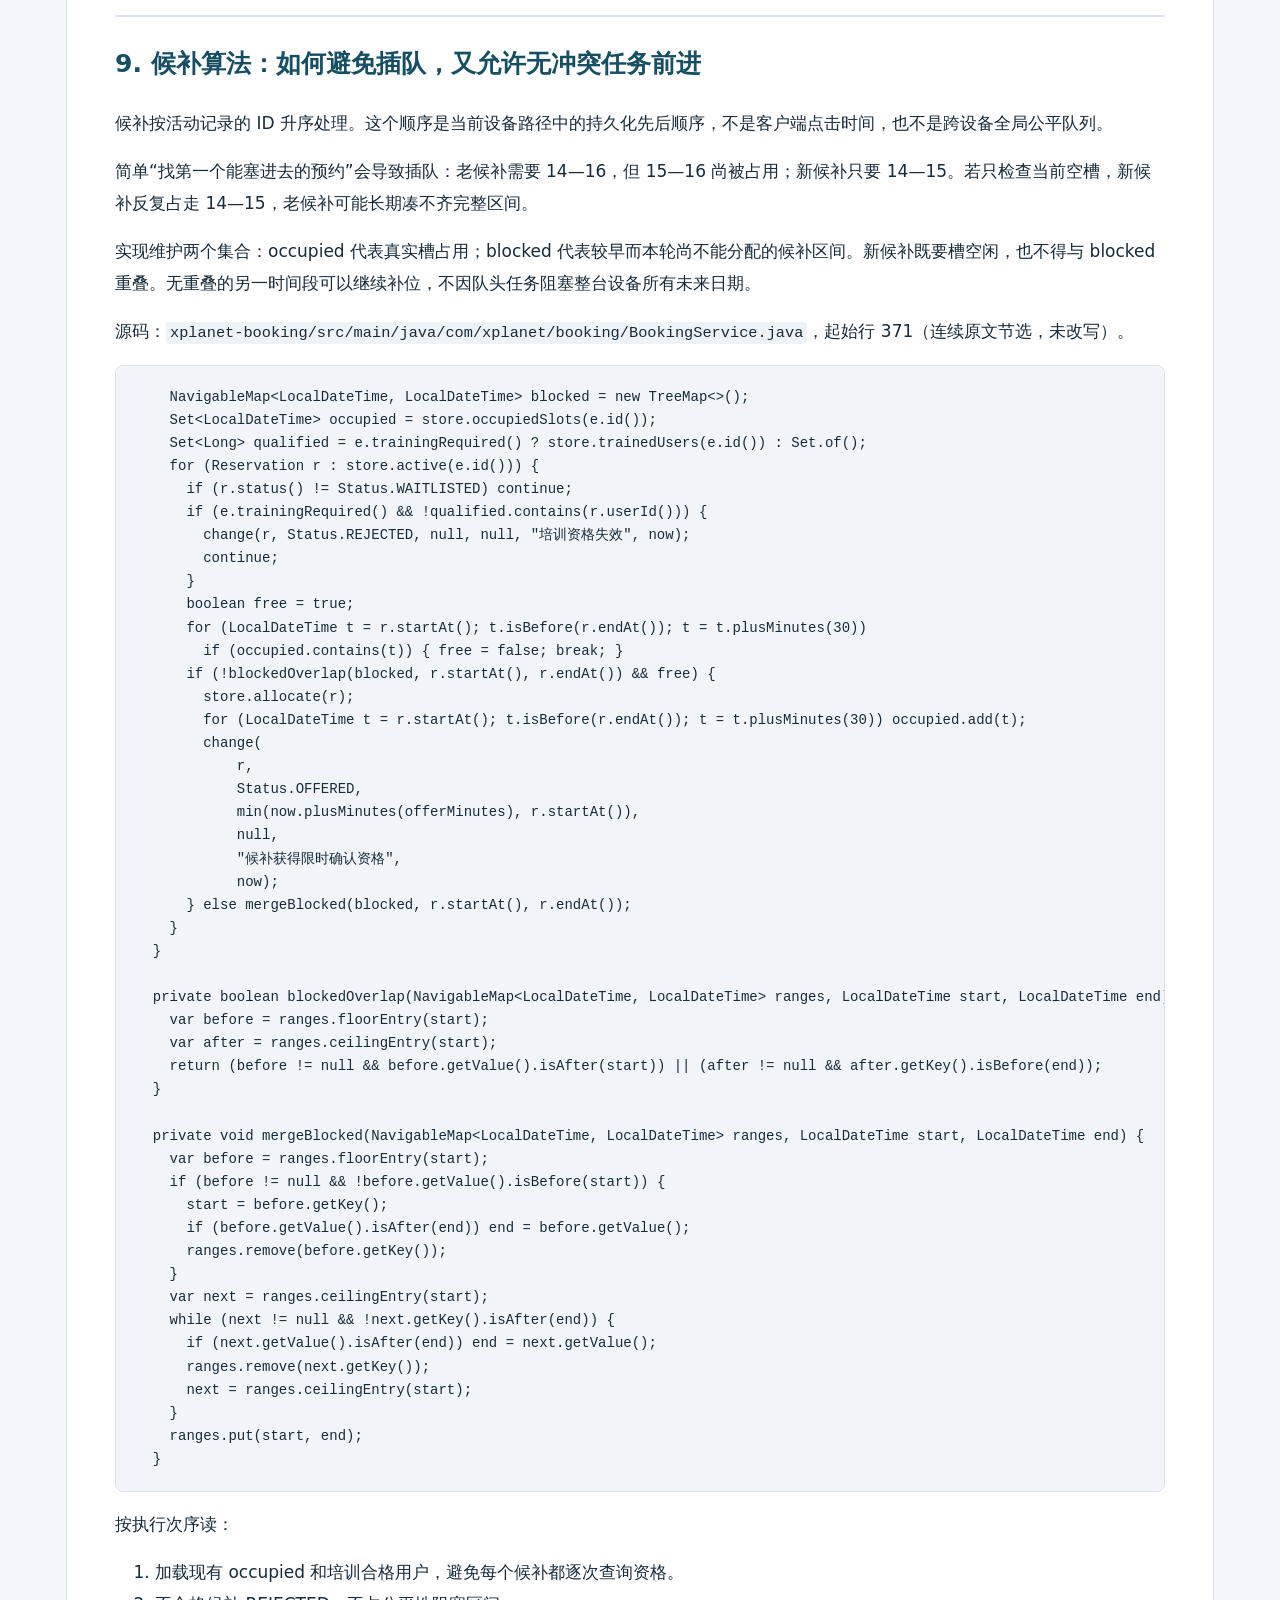
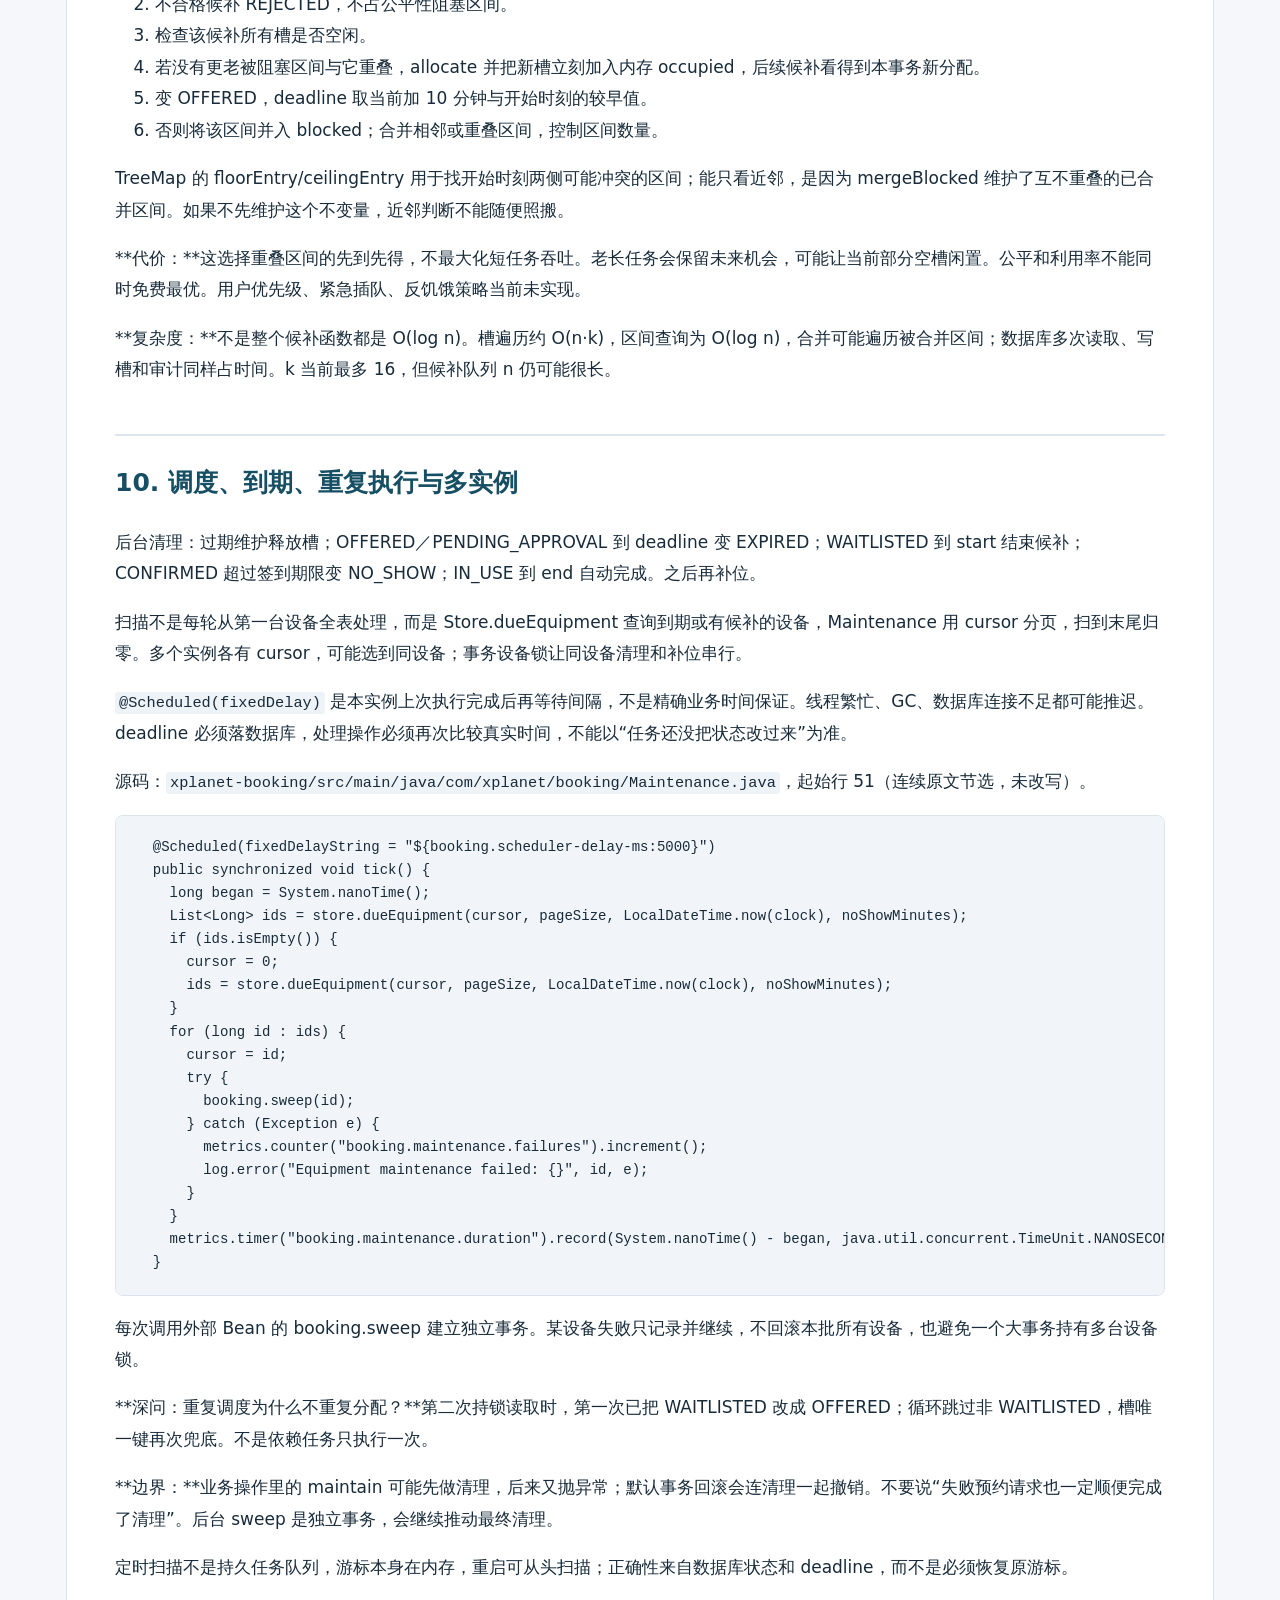
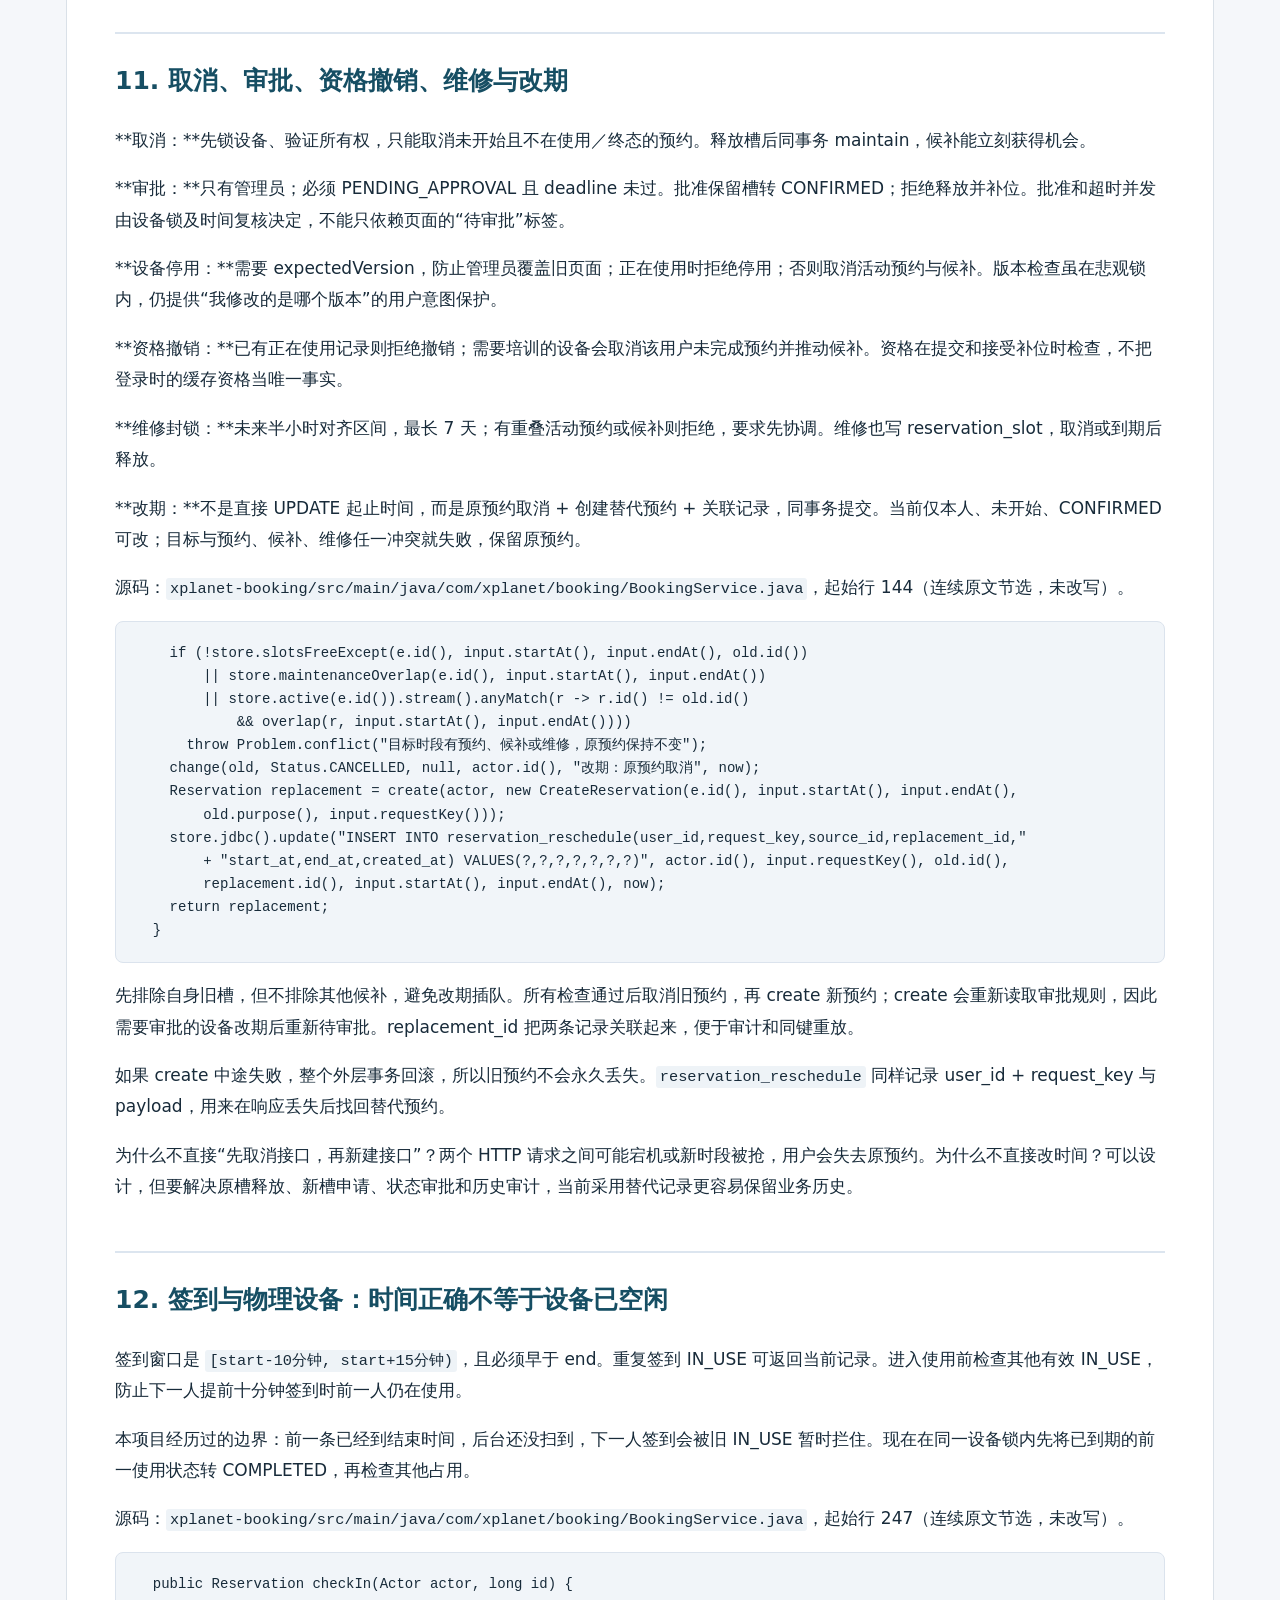
<file: docs/OFFLINE-CODE-AND-INTERVIEW-GUIDE.html>
<!doctype html>
<html lang="zh-CN"><head><meta charset="utf-8"><meta name="viewport" content="width=device-width,initial-scale=1"><title>XPlanet 离线精读：业务、源码、并发与面试追问</title><style>
:root{color-scheme:light}body{margin:0;background:#f5f7fa;color:#182b3a;font:17px/1.85 system-ui,-apple-system,"Segoe UI","Microsoft YaHei",sans-serif}main{max-width:1050px;margin:24px auto;padding:32px 48px;background:white;border:1px solid #dae1e8;border-radius:12px;overflow-wrap:anywhere}h1{font-size:30px;line-height:1.45}h2{margin-top:48px;padding-top:24px;border-top:2px solid #dce5ef;color:#164e63;font-size:25px}h3{font-size:20px;margin-top:28px}a{color:#075b91;text-underline-offset:3px}pre{padding:20px;background:#f1f5f9;border:1px solid #dbe3ed;border-radius:8px;overflow:auto;font:14px/1.65 ui-monospace,SFMono-Regular,Consolas,monospace;overflow-wrap:normal}code{font-family:ui-monospace,SFMono-Regular,Consolas,monospace}p code,li code,td code{background:#eef3f7;padding:2px 4px;border-radius:3px;font-size:.9em}table{border-collapse:collapse;width:100%;font-size:15px;margin:22px 0}th,td{border:1px solid #cdd8e3;padding:10px;text-align:left;vertical-align:top}th{background:#eaf1f7}blockquote{border-left:4px solid #0e7490;padding-left:18px;color:#385064}.offline-note{font-size:14px;color:#4b6274;border:1px solid #cdd8e3;padding:12px;background:#f5f9fc}@media(max-width:700px){main{margin:0;padding:20px;border:0}body{font-size:16px}pre{font-size:12px}}@media print{body{background:white;font-size:11pt}main{margin:0;max-width:none;border:0;padding:0}pre{white-space:pre-wrap;overflow-wrap:anywhere;font-size:9pt}h2,h3{break-after:avoid}table{font-size:9pt}a{color:inherit}}
</style></head><body><main><div class="offline-note">独立离线阅读版 · 全文和代码已包含在本文件中，无需启动项目或联网。可用浏览器查找定位关键词，也可打印保存为 PDF。</div><h1>XPlanet 离线精读：业务、源码、并发与面试追问</h1>
<p>版本依据：<code>f04d753</code>，整理日期：2026-11-11。</p>
<p>本文面向无法在本机运行项目的读者，不含环境搭建、启动或部署指令。重要实现直接摘录当前源码，并在代码后解释执行过程、设计依据、边界及面试追问。可以只阅读本文件完成主线学习；源码位置用于之后核对。</p>
<p>阅读目标是形成可解释的项目知识，不能保证覆盖所有面试题；尤其不要把文档中的扩展方案说成已经实现。</p>
<ul>
<li><a href="#chapter-1">1. 先建立整体认识：这个项目解决什么问题</a></li>
<li><a href="#chapter-2">2. 不运行也能读懂的整体架构</a></li>
<li><a href="#chapter-3">3. 用一条完整故事串起业务</a></li>
<li><a href="#chapter-4">4. 数据模型：三张核心表与数据库不变量</a></li>
<li><a href="#chapter-5">5. 时间区间如何变成唯一键</a></li>
<li><a href="#chapter-6">6. 创建预约的真实入口与事务边界</a></li>
<li><a href="#chapter-7">7. 锁、隔离级别、唯一约束各自保护什么</a></li>
<li><a href="#chapter-8">8. 状态机：每个状态到底意味着什么</a></li>
<li><a href="#chapter-9">9. 候补算法：如何避免插队，又允许无冲突任务前进</a></li>
<li><a href="#chapter-10">10. 调度、到期、重复执行与多实例</a></li>
<li><a href="#chapter-11">11. 取消、审批、资格撤销、维修与改期</a></li>
<li><a href="#chapter-12">12. 签到与物理设备：时间正确不等于设备已空闲</a></li>
<li><a href="#chapter-13">13. Outbox：业务与通知怎样避免两次写入不一致</a></li>
<li><a href="#chapter-14">14. 认证、授权与常见安全追问</a></li>
<li><a href="#chapter-15">15. UTC、桌面弱网与账号切换的真实修复</a></li>
<li><a href="#chapter-16">16. 你需要理解的测试证据与排障顺序</a></li>
<li><a href="#chapter-17">17. 面试开场、分层回答与深度追问</a></li>
<li><a href="#chapter-18">18. 白板练习、迁移题与最终自检</a></li>
</ul>
<p><a id="chapter-1"></a></p>
<h2>1. 先建立整体认识：这个项目解决什么问题</h2>
<p>XPlanet 是实验室设备预约与资源调度平台，当前学习范围是电脑浏览器工作台与 Java 后端。普通用户查设备、查占用、申请预约、候补、确认补位、签到和结束；管理员维护设备、培训资格、审批、维修时段和失败通知。微信相关实现不作为本文学习重点。</p>
<p>它管理的是“某台设备的一段使用权”，不是简单的库存数字。同一台设备不同时间可以被不同用户使用；预约还受培训资格、审批、设备开放和维护规则约束。</p>
<p>**一句话介绍：**我实现了实验设备预约平台，以半小时槽的数据库唯一约束保证时间排他，用数据库行锁串行化同设备状态变更，通过事务维护预约、候补、审计和 Outbox，并用多实例竞争与实际进程重启验证关键路径。</p>
<p>**名词先记住：**资源是设备；预约是使用权申请；槽是排他占用凭证；候补只表示排队；OFFERED 是临时保留并等待用户确认；Outbox 是待投递事件表，不是 MQ。</p>
<p>**别把项目介绍成：**秒杀系统换皮、无限吞吐调度、任意时间区间预约、已接入外部消息队列。当前代码是固定半小时粒度，同设备写入串行，通知是同库站内信。</p>
<p><a id="chapter-2"></a></p>
<h2>2. 不运行也能读懂的整体架构</h2>
<pre><code class="language-text">电脑浏览器：index.html / app.js / app.css
  → SecurityConfig：从 Bearer token 解析用户
  → ApiController：接收参数、绑定 Actor、校验输入
  → BookingService：事务、锁、规则、状态转换
  → Store：JDBC SQL
  → MySQL 或 H2：设备 / 预约 / 槽 / 审计 / Outbox

Maintenance 定时触发 → BookingService.sweep：清理到期与候补补位
Maintenance 定时触发 → OutboxDispatcher → OutboxDelivery → 站内信
</code></pre>
<p>技术栈是 Spring Boot、Spring Security、Spring JDBC、Flyway、MySQL/H2。Spring JDBC 直接执行 SQL，不能答成 JPA 自动生成 SQL。服务端会话落数据库，不能答成 JWT 无状态认证。没有用 Redis 分布式锁来保护设备。</p>
<p>读类的顺序：<code>Models → Store → BookingService → ApiController → Maintenance → OutboxDelivery → AuthService → app.js</code>。模型说明有哪些事实；Store 说明事实怎么读写；Service 说明哪些事实必须一起变化。</p>
<p>一个业务操作可能执行很多 SQL，但只要被同一事务包住，对外就应该只看到提交前或提交后的状态。事务的一致性依赖业务条件、锁和约束共同维护，写一个注解不会自动保证规则正确。</p>
<h3>先补齐阅读源码需要的基础概念</h3>
<ul>
<li><code>record</code> 是一组不可变的数据字段载体，适合请求／响应；它不是数据库 ORM 实体。</li>
<li><code>@RestController</code> 将方法返回值序列化为 JSON；<code>@PostMapping</code> 把 URL 与写操作映射到方法。</li>
<li><code>@RequestBody</code> 读取 JSON，<code>@Valid</code> 触发参数模型的字段校验；字段格式合格不代表设备可预约，业务规则仍在 Service。</li>
<li><code>@AuthenticationPrincipal</code> 取 Security 已解析的真实 Actor，不接受客户端自报“我是管理员”。</li>
<li><code>@Service</code> 注册业务 Bean；通过 Spring 代理调用才能触发事务拦截。</li>
<li>JDBC 的 <code>?</code> 是值占位符；update 返回影响行数，query 返回记录；SQL 需要开发者明确维护。</li>
<li>事务是同一数据库连接上若干读写的原子提交范围；提交前失败回滚。回滚不能撤回已经发往外部的短信，所以通知先写 Outbox。</li>
<li>行锁通常持有到事务结束；查询到一个 Java 对象，不等于拿到了数据库锁。</li>
</ul>
<p>Controller 的创建入口如下，它没有收 userId 或 role 来替代真实登录身份：</p>
<p>源码：<code>xplanet-booking/src/main/java/com/xplanet/booking/ApiController.java</code>，起始行 126（连续原文节选，未改写）。</p>
<pre><code class="language-java">  @PostMapping(&quot;/reservations&quot;)
  public Reservation create(
      @AuthenticationPrincipal Actor actor, @Valid @RequestBody CreateReservation input) {
    return booking.create(actor, input);
  }
</code></pre>
<p>这里 input 提供设备、时间、用途和请求标识；actor 来自认证。booking.create 才开启和执行业务事务。这样的分工便于测试 Service，也避免在 HTTP 层分散关键锁规则。</p>
<h3>离线跟读时怎样判断“理解了”</h3>
<p>每读一个函数都写五项：输入、当前事实、前置条件、一起提交的写入、失败后保留什么。不要只抄“使用 Spring Boot + MySQL”。例如 create 的失败不应留下半套槽；reschedule 的失败应保留旧预约；通知失败应保留可重试事件。</p>
<p><a id="chapter-3"></a></p>
<h2>3. 用一条完整故事串起业务</h2>
<p>假设“示波器 A”不要求审批，甲、乙均已培训，申请明天 14:00—16:00。</p>
<ol>
<li>甲提交 requestKey=A1。后台锁甲，再锁设备，检查规则，插入 CONFIRMED，并插入 14:00、14:30、15:00、15:30 四个槽；写审计和事件后提交。</li>
<li>乙提交 B1。后台发现槽占用，创建 WAITLISTED，不插槽。乙没有设备使用权。</li>
<li>甲取消。事务将甲变为 CANCELLED、删除槽、扫描队列，给乙分配四槽并变为 OFFERED；不是立即默认乙接受。</li>
<li>乙在限时内确认。普通设备变 CONFIRMED；审批设备变 PENDING_APPROVAL，仍占槽。</li>
<li>乙在允许窗口签到，变 IN_USE。结束使用后变 COMPLETED，释放槽，并尝试推进后续候补。</li>
<li>每个状态变化都有 audit 和 Outbox；通知稍后到达，不反向决定预约事实。</li>
</ol>
<p>设备要求审批时，甲的首次提交就是 PENDING_APPROVAL；它必须占槽，否则管理员批准前，其他人可能拿走同一时间。审批超时释放槽，避免无限锁住资源。</p>
<p>这个故事可以按“收到什么 → 锁什么 → 检查什么 → 修改什么 → 失败怎么办”的顺序讲完。后面的代码都挂到这条线上。</p>
<p><a id="chapter-4"></a></p>
<h2>4. 数据模型：三张核心表与数据库不变量</h2>
<p>把预约记录和占用凭证分开理解：reservation 保存用户申请与状态；reservation_slot 保存当前排他占用；历史预约终结后还留着，但对应槽被删除。</p>
<p>主要关系：app_user 1:N reservation；equipment 1:N reservation；reservation 1:N reservation_slot；qualification 是用户与设备的多对多资格；reservation_audit 记录状态历史；event_outbox 到 inbox_notification 是事件到站内信。</p>
<p>下面是最初迁移中的预约与槽结构。后续 V3 让槽既可以归预约，也可以归维修，不能只看 V1 就推断最终表结构。</p>
<p>源码：<code>xplanet-booking/src/main/resources/db/migration/V1__booking.sql</code>，起始行 35（连续原文节选，未改写）。</p>
<pre><code class="language-sql">CREATE TABLE reservation (
 id BIGINT AUTO_INCREMENT PRIMARY KEY,
 equipment_id BIGINT NOT NULL,
 user_id BIGINT NOT NULL,
 request_key VARCHAR(64) NOT NULL,
 start_at DATETIME(6) NOT NULL,
 end_at DATETIME(6) NOT NULL,
 purpose VARCHAR(300) NOT NULL,
 status VARCHAR(24) NOT NULL,
 deadline DATETIME(6),
 created_at DATETIME(6) NOT NULL,
 updated_at DATETIME(6) NOT NULL,
 UNIQUE(user_id,request_key),
 CHECK (start_at &lt; end_at),
 CHECK (status IN (&#39;WAITLISTED&#39;,&#39;OFFERED&#39;,&#39;PENDING_APPROVAL&#39;,&#39;CONFIRMED&#39;,&#39;IN_USE&#39;,&#39;COMPLETED&#39;,&#39;CANCELLED&#39;,&#39;REJECTED&#39;,&#39;EXPIRED&#39;,&#39;NO_SHOW&#39;)),
 FOREIGN KEY(equipment_id) REFERENCES equipment(id),
 FOREIGN KEY(user_id) REFERENCES app_user(id)
) ENGINE=InnoDB DEFAULT CHARSET=utf8mb4 COLLATE=utf8mb4_unicode_ci;
CREATE INDEX idx_reservation_resource ON reservation(equipment_id,status,start_at,end_at);
CREATE INDEX idx_reservation_user ON reservation(user_id,id);
CREATE INDEX idx_reservation_deadline ON reservation(status,deadline);
CREATE TABLE reservation_slot (
 equipment_id BIGINT NOT NULL,
 slot_at DATETIME(6) NOT NULL,
 reservation_id BIGINT NOT NULL,
 PRIMARY KEY(equipment_id,slot_at),
 FOREIGN KEY(equipment_id) REFERENCES equipment(id),
 FOREIGN KEY(reservation_id) REFERENCES reservation(id)
) ENGINE=InnoDB DEFAULT CHARSET=utf8mb4 COLLATE=utf8mb4_unicode_ci;
CREATE INDEX idx_slot_reservation ON reservation_slot(reservation_id);
</code></pre>
<p>逐项理解：</p>
<ul>
<li><code>UNIQUE(user_id,request_key)</code>：同一个用户的一次业务请求只能落一条预约，保护幂等身份。</li>
<li><code>PRIMARY KEY(equipment_id,slot_at)</code>：设备某一槽最多一条占用，保护资源排他。它和幂等唯一键解决不同问题。</li>
<li><code>CHECK(start_at &lt; end_at)</code>：避免反向区间；未来窗口、培训等动态规则由服务层判断。</li>
<li><code>idx_reservation_resource(equipment_id,status,start_at,end_at)</code>：帮助筛选某设备的活动预约；不是任意区间不重叠约束。</li>
<li><code>idx_slot_reservation</code>：取消时按 reservation_id 删除槽，减少全表扫描。</li>
<li>外键约束归属存在，不等于验证业务资格。例如存在 user_id 并不意味着用户培训合格。</li>
</ul>
<p>最终 V3 将 reservation_id 改为可空并加入 block_id，以 CHECK 保证两者恰有一个非空；设备维修和预约共用同一排他主键。这比两张互不约束的占用表更不容易漏掉交叉冲突。</p>
<p><strong>深问：为什么不用一条预约表唯一键？</strong> <code>(equipment_id,start_at,end_at)</code> 只能阻止完全相同的区间，不能阻止 14—16 与 15—17。固定槽把“区间相交”转成有限键集合相交。</p>
<p><a id="chapter-5"></a></p>
<h2>5. 时间区间如何变成唯一键</h2>
<p>系统采用左闭右开区间 <code>[start,end)</code>。14:00—16:00 和 16:00—17:00 不冲突；前者不包含 16:00。</p>
<p>两区间相交条件：<code>old.start &lt; new.end &amp;&amp; old.end &gt; new.start</code>。严格小于／大于非常重要；改成 &lt;= 会把相邻预约误判冲突。</p>
<p>半小时粒度使 0.5～8 小时预约最多生成 16 个槽。每次提交写入的槽数量有限，便于事务回滚与唯一约束兜底。起止必须都对齐整点或半点，秒和纳秒必须为 0。</p>
<p>源码：<code>xplanet-booking/src/main/java/com/xplanet/booking/Store.java</code>，起始行 172（连续原文节选，未改写）。</p>
<pre><code class="language-java">  boolean slotsFree(long equipmentId, LocalDateTime start, LocalDateTime end) {
    return jdbc.queryForObject(
            &quot;SELECT COUNT(*) FROM reservation_slot WHERE equipment_id=? AND slot_at&gt;=? AND&quot;
                + &quot; slot_at&lt;?&quot;,
            Integer.class,
            equipmentId,
            start,
            end)
        == 0;
  }
</code></pre>
<p>源码：<code>xplanet-booking/src/main/java/com/xplanet/booking/Store.java</code>，起始行 203（连续原文节选，未改写）。</p>
<pre><code class="language-java">  void allocate(Reservation r) {
    for (LocalDateTime t = r.startAt(); t.isBefore(r.endAt()); t = t.plusMinutes(30))
      jdbc.update(
          &quot;INSERT INTO reservation_slot(equipment_id,slot_at,reservation_id) VALUES(?,?,?)&quot;,
          r.equipmentId(),
          t,
          r.id());
  }

  void release(long id) {
    jdbc.update(&quot;DELETE FROM reservation_slot WHERE reservation_id=?&quot;, id);
  }
</code></pre>
<p><code>slotsFree</code> 只是当前事务读取到的判断，不是独立并发保障。两个线程都可能在无锁情况下读到 0。因此需要先获得设备行锁，再检查和写入；主键作为最终防线。</p>
<p><code>allocate</code> 用 <code>&lt; end</code> 对应左闭右开。第三个槽插入失败时，前两个不能残留：外层事务回滚整个操作。<code>release</code> 按预约 ID 删除凭证，不删除预约历史。</p>
<p><strong>追问：未来要 5 分钟粒度呢？</strong> 算法相同，但每个 8 小时预约变成 96 行，写入、索引和维护成本增加。若要任意区间，可以比较数据库支持的范围排他约束，或保留设备锁后执行相交查询；当前没有实现第二套任意区间方案，也没有两方案吞吐对比证据。</p>
<p><a id="chapter-6"></a></p>
<h2>6. 创建预约的真实入口与事务边界</h2>
<p>类级别 <code>@Transactional(isolation = READ_COMMITTED)</code> 让经 Spring 代理进入的 public 方法使用事务。Controller 不应在事务外先做一套决定性“无冲突”判断，再调用只负责 insert 的 Service；检查与写入需要同一锁与事务。</p>
<p>下面先看创建前半段：锁用户、查幂等、锁设备，然后验证规则。</p>
<p>源码：<code>xplanet-booking/src/main/java/com/xplanet/booking/BookingService.java</code>，起始行 43（连续原文节选，未改写）。</p>
<pre><code class="language-java">  public Reservation create(Actor actor, CreateReservation input) {
    store.lockUser(actor.id());
    Optional&lt;Reservation&gt; replay = store.byKey(actor.id(), input.requestKey());
    if (replay.isPresent()) {
      Reservation r = replay.get();
      if (r.equipmentId() != input.equipmentId()
          || !r.startAt().equals(input.startAt())
          || !r.endAt().equals(input.endAt())
          || !r.purpose().equals(input.purpose().trim())) throw Problem.conflict(&quot;同一请求标识不能用于不同预约&quot;);
      return r;
    }
    Equipment e = store.equipment(input.equipmentId(), true);
    LocalDateTime now = now();
    validateTimes(input.startAt(), input.endAt(), now);
    if (!e.enabled()) throw Problem.conflict(&quot;设备已停用&quot;);
    if (e.trainingRequired() &amp;&amp; !store.trained(actor.id(), e.id()))
      throw new Problem(403, &quot;请先获得本设备的培训资格&quot;);
</code></pre>
<ol>
<li>用户锁先于幂等查询：同一用户重复点击及跨设备并发申请先排队，防止重复请求都读到“不存在”，也保护跨设备的活动预约配额。</li>
<li>幂等重放提前返回：已经创建的预约，即使时间后来已过去，也应能查询原结果；不能先验证“必须未来”再重放。</li>
<li>同键必须同业务内容：设备、起止和 trim 后用途不相同，返回 409。不能拿旧键提交新请求。</li>
<li>设备行锁是后续活动状态修改的串行入口；它不是 Java 对象锁，而是数据库事务持有的锁。</li>
<li>Clock 注入使“当前时间”可以在测试中推进，不必真实等半小时验证超时。</li>
</ol>
<p>源码后续维护旧状态、检查维修重叠、拒绝本人同设备重叠预约或候补，并检查未完成总数不超过 50。用户锁让“计数后插入”在同一用户的创建路径中可串行执行；取消会减少计数，不破坏上限。</p>
<p>源码：<code>xplanet-booking/src/main/java/com/xplanet/booking/BookingService.java</code>，起始行 74（连续原文节选，未改写）。</p>
<pre><code class="language-java">    boolean olderWaiting =
        store.active(e.id()).stream()
            .anyMatch(
                r -&gt; r.status() == Status.WAITLISTED &amp;&amp; overlap(r, input.startAt(), input.endAt()));
    Status status =
        (!olderWaiting &amp;&amp; store.slotsFree(e.id(), input.startAt(), input.endAt()))
            ? (e.approvalRequired() ? Status.PENDING_APPROVAL : Status.CONFIRMED)
            : Status.WAITLISTED;
    LocalDateTime deadline =
        status == Status.PENDING_APPROVAL
            ? min(now.plusMinutes(approvalMinutes), input.startAt())
            : null;
    long id =
        store.insert(
            &quot;INSERT INTO&quot;
                + &quot; reservation(equipment_id,user_id,request_key,start_at,end_at,purpose,status,deadline,created_at,updated_at)&quot;
                + &quot; VALUES(?,?,?,?,?,?,?,?,?,?)&quot;,
            e.id(),
            actor.id(),
            input.requestKey(),
            input.startAt(),
            input.endAt(),
            input.purpose().trim(),
            status.name(),
            deadline,
            now,
            now);
    Reservation r = store.reservation(id);
    if (status.holdsSlots()) store.allocate(r);
    store.audit(
        r, null, actor.id(), status == Status.WAITLISTED ? &quot;时段被占用，进入先进先出候补队列&quot; : &quot;提交预约&quot;, now);
    return r;
  }
</code></pre>
<p><code>olderWaiting</code> 防止后来新请求绕过重叠的老候补。只有不存在重叠老候补且槽空闲，才直接确认或待审批；否则创建 WAITLISTED。</p>
<p>审批 deadline 取“当前时间加审批窗口”与开始时间的较早值，不能等设备开始了还保留审批名额。创建记录后，只有 <code>holdsSlots()</code> 状态分配槽，最后 <code>audit</code> 同时写状态审计和 Outbox。这个 public 方法返回后由事务代理提交；Java 方法内最后一行 return 不表示那一刻已经完成数据库提交。</p>
<p>**异常路径：**培训不合格 403；参数时间不合法 400；设备停用、本人重叠、幂等冲突等 409；普通他人占用不是报错，而是创建候补。面试不要把所有失败统称“抢不到返回失败”。</p>
<p><a id="chapter-7"></a></p>
<h2>7. 锁、隔离级别、唯一约束各自保护什么</h2>
<table>
<thead>
<tr>
<th>机制</th>
<th>保护对象</th>
<th>无法单独解决的事</th>
</tr>
</thead>
<tbody><tr>
<td>用户行 FOR UPDATE</td>
<td>同用户创建幂等／配额，改期操作串行</td>
<td>不同用户争同设备</td>
</tr>
<tr>
<td>设备行 FOR UPDATE</td>
<td>该设备预约、资格、启停、维护与补位</td>
<td>外部系统物理设备行为</td>
</tr>
<tr>
<td>槽主键</td>
<td>同设备同半小时的最终排他</td>
<td>公平性、审批资格</td>
</tr>
<tr>
<td>READ COMMITTED</td>
<td>避免脏读，锁后重读最新已提交数据</td>
<td>不会自动禁止并发区间冲突</td>
</tr>
<tr>
<td>状态条件 UPDATE</td>
<td>只从预期旧状态转移</td>
<td>不能代替完整业务规则</td>
</tr>
<tr>
<td>幂等唯一键</td>
<td>同用户同请求不重复创建</td>
<td>不同键表达同一业务意图</td>
</tr>
</tbody></table>
<p>同设备并发：甲锁设备 → 乙等待 → 甲写槽并提交 → 乙获得锁 → 乙查询到新占用并进入候补。不同设备可以并行，不是整个系统一把锁。</p>
<p>锁顺序是用户 → 设备。取消、审批、调度等路径不需要再获取另一个用户锁。改期内部重新调用 create 时会再次碰同一个用户锁，但这个锁已经持有，不构成“先设备再新获取别人的用户锁”。</p>
<p><code>lock(id)</code> 先读取预约得到 equipment_id，锁设备后再读取预约。第二次读取不可省：第一次读取到状态后可能等待很久，期间其他事务已经取消或审批。</p>
<p>**Spring 自调用追问：**同类 <code>reschedule → create</code> 不经过新代理，create 注解不会重新拦截；但外层 reschedule 已通过代理开启事务，所以内部 SQL 仍参与该事务。若整个调用来自同类未被代理的入口或手动 new 出对象，就不能假定注解生效。这里是已有事务下复用逻辑，不依赖自调用开启事务。</p>
<p>**为什么不用 synchronized？**单 JVM 有效，多实例互不知情。Maintenance 上的 synchronized 只防本实例重入，多实例正确性来自设备行锁。</p>
<p>**数据库死锁还能发生吗？**不能宣称绝对不会。统一锁顺序降低业务层循环等待，外键、其他事务和未来新增批量路径仍可能带来死锁。遇到死锁需要回滚、观测并针对可重试操作使用有界重试，不能无限重跑。</p>
<p>**热点设备怎么办？**同设备串行是清晰的正确性取舍。先监控锁等待和事务时长，再考虑按设备分片、减少锁内 SQL；拆细为槽锁会引入排序锁多个槽、候补与维护协调等复杂度，不能无代价提高吞吐。</p>
<p><a id="chapter-8"></a></p>
<h2>8. 状态机：每个状态到底意味着什么</h2>
<table>
<thead>
<tr>
<th>状态</th>
<th>占槽</th>
<th>含义及主要下一步</th>
</tr>
</thead>
<tbody><tr>
<td>WAITLISTED</td>
<td>否</td>
<td>排队，资源可用后 OFFERED；开始时间到则 EXPIRED</td>
</tr>
<tr>
<td>OFFERED</td>
<td>是</td>
<td>限时保留，接受后 CONFIRMED 或 PENDING_APPROVAL；超时 EXPIRED</td>
</tr>
<tr>
<td>PENDING_APPROVAL</td>
<td>是</td>
<td>等管理员批准／拒绝；超时 EXPIRED</td>
</tr>
<tr>
<td>CONFIRMED</td>
<td>是</td>
<td>已批准，允许窗口内签到；迟到 NO_SHOW</td>
</tr>
<tr>
<td>IN_USE</td>
<td>是</td>
<td>已签到；主动结束或到结束时间 COMPLETED</td>
</tr>
<tr>
<td>COMPLETED</td>
<td>否</td>
<td>已完成终态</td>
</tr>
<tr>
<td>CANCELLED</td>
<td>否</td>
<td>取消终态</td>
</tr>
<tr>
<td>REJECTED</td>
<td>否</td>
<td>被拒绝终态</td>
</tr>
<tr>
<td>EXPIRED</td>
<td>否</td>
<td>确认／审批／候补机会过期</td>
</tr>
<tr>
<td>NO_SHOW</td>
<td>否</td>
<td>已确认但错过签到窗口</td>
</tr>
</tbody></table>
<p>当前默认窗口：补位确认 10 分钟、审批 30 分钟、开始前 10 分钟至开始后 15 分钟可签到，15 分钟边界不包含。具体 deadline 还不能晚于预约开始。</p>
<p>同一个按钮不总是幂等：取消 CANCELLED 返回原记录；结束 COMPLETED 返回原记录；接受已经 CONFIRMED 或 PENDING_APPROVAL 返回原记录。审批后的重复 decide 会因为不再是 PENDING_APPROVAL 而冲突。不能泛称“所有状态操作重发都直接成功”。</p>
<p>源码：<code>xplanet-booking/src/main/java/com/xplanet/booking/BookingService.java</code>，起始行 431（连续原文节选，未改写）。</p>
<pre><code class="language-java">  private Reservation change(
      Reservation r,
      Status next,
      LocalDateTime deadline,
      Long actor,
      String reason,
      LocalDateTime now) {
    if (store
            .jdbc()
            .update(
                &quot;UPDATE reservation SET status=?,deadline=?,updated_at=? WHERE id=? AND status=?&quot;,
                next.name(),
                deadline,
                now,
                r.id(),
                r.status().name())
        != 1) throw Problem.conflict(&quot;预约状态已改变，请刷新&quot;);
    if (!next.holdsSlots()) store.release(r.id());
    Reservation changed = store.reservation(r.id());
    store.audit(changed, r.status(), actor, reason, now);
    return changed;
  }
</code></pre>
<p><code>WHERE id=? AND status=?</code> 使更新带上预期前置状态；影响行数必须是 1，否则用业务冲突提示刷新。虽然设备锁已把本设计内的写路径串行化，条件更新仍清晰表达状态转换前提。</p>
<p>状态不再持槽时统一 release，再写审计。由此形成一个局部不变量：“终结状态不得留下占用槽”。状态变化和释放不能拆成两个独立提交，否则失败时会出现已取消但占用没释放。</p>
<p>这里不是通用状态机框架。允许的操作和前置条件在各业务方法内表达，change 负责统一持久化收尾。新增状态时必须同时检查 holdsSlots、terminal、active SQL、超时调度、页面标签、测试和数据库 CHECK。</p>
<p><a id="chapter-9"></a></p>
<h2>9. 候补算法：如何避免插队，又允许无冲突任务前进</h2>
<p>候补按活动记录的 ID 升序处理。这个顺序是当前设备路径中的持久化先后顺序，不是客户端点击时间，也不是跨设备全局公平队列。</p>
<p>简单“找第一个能塞进去的预约”会导致插队：老候补需要 14—16，但 15—16 尚被占用；新候补只要 14—15。若只检查当前空槽，新候补反复占走 14—15，老候补可能长期凑不齐完整区间。</p>
<p>实现维护两个集合：occupied 代表真实槽占用；blocked 代表较早而本轮尚不能分配的候补区间。新候补既要槽空闲，也不得与 blocked 重叠。无重叠的另一时间段可以继续补位，不因队头任务阻塞整台设备所有未来日期。</p>
<p>源码：<code>xplanet-booking/src/main/java/com/xplanet/booking/BookingService.java</code>，起始行 371（连续原文节选，未改写）。</p>
<pre><code class="language-java">    NavigableMap&lt;LocalDateTime, LocalDateTime&gt; blocked = new TreeMap&lt;&gt;();
    Set&lt;LocalDateTime&gt; occupied = store.occupiedSlots(e.id());
    Set&lt;Long&gt; qualified = e.trainingRequired() ? store.trainedUsers(e.id()) : Set.of();
    for (Reservation r : store.active(e.id())) {
      if (r.status() != Status.WAITLISTED) continue;
      if (e.trainingRequired() &amp;&amp; !qualified.contains(r.userId())) {
        change(r, Status.REJECTED, null, null, &quot;培训资格失效&quot;, now);
        continue;
      }
      boolean free = true;
      for (LocalDateTime t = r.startAt(); t.isBefore(r.endAt()); t = t.plusMinutes(30))
        if (occupied.contains(t)) { free = false; break; }
      if (!blockedOverlap(blocked, r.startAt(), r.endAt()) &amp;&amp; free) {
        store.allocate(r);
        for (LocalDateTime t = r.startAt(); t.isBefore(r.endAt()); t = t.plusMinutes(30)) occupied.add(t);
        change(
            r,
            Status.OFFERED,
            min(now.plusMinutes(offerMinutes), r.startAt()),
            null,
            &quot;候补获得限时确认资格&quot;,
            now);
      } else mergeBlocked(blocked, r.startAt(), r.endAt());
    }
  }

  private boolean blockedOverlap(NavigableMap&lt;LocalDateTime, LocalDateTime&gt; ranges, LocalDateTime start, LocalDateTime end) {
    var before = ranges.floorEntry(start);
    var after = ranges.ceilingEntry(start);
    return (before != null &amp;&amp; before.getValue().isAfter(start)) || (after != null &amp;&amp; after.getKey().isBefore(end));
  }

  private void mergeBlocked(NavigableMap&lt;LocalDateTime, LocalDateTime&gt; ranges, LocalDateTime start, LocalDateTime end) {
    var before = ranges.floorEntry(start);
    if (before != null &amp;&amp; !before.getValue().isBefore(start)) {
      start = before.getKey();
      if (before.getValue().isAfter(end)) end = before.getValue();
      ranges.remove(before.getKey());
    }
    var next = ranges.ceilingEntry(start);
    while (next != null &amp;&amp; !next.getKey().isAfter(end)) {
      if (next.getValue().isAfter(end)) end = next.getValue();
      ranges.remove(next.getKey());
      next = ranges.ceilingEntry(start);
    }
    ranges.put(start, end);
  }
</code></pre>
<p>按执行次序读：</p>
<ol>
<li>加载现有 occupied 和培训合格用户，避免每个候补都逐次查询资格。</li>
<li>不合格候补 REJECTED，不占公平性阻塞区间。</li>
<li>检查该候补所有槽是否空闲。</li>
<li>若没有更老被阻塞区间与它重叠，allocate 并把新槽立刻加入内存 occupied，后续候补看得到本事务新分配。</li>
<li>变 OFFERED，deadline 取当前加 10 分钟与开始时刻的较早值。</li>
<li>否则将该区间并入 blocked；合并相邻或重叠区间，控制区间数量。</li>
</ol>
<p>TreeMap 的 floorEntry/ceilingEntry 用于找开始时刻两侧可能冲突的区间；能只看近邻，是因为 mergeBlocked 维护了互不重叠的已合并区间。如果不先维护这个不变量，近邻判断不能随便照搬。</p>
<p>**代价：**这选择重叠区间的先到先得，不最大化短任务吞吐。老长任务会保留未来机会，可能让当前部分空槽闲置。公平和利用率不能同时免费最优。用户优先级、紧急插队、反饥饿策略当前未实现。</p>
<p>**复杂度：**不是整个候补函数都是 O(log n)。槽遍历约 O(n·k)，区间查询为 O(log n)，合并可能遍历被合并区间；数据库多次读取、写槽和审计同样占时间。k 当前最多 16，但候补队列 n 仍可能很长。</p>
<p><a id="chapter-10"></a></p>
<h2>10. 调度、到期、重复执行与多实例</h2>
<p>后台清理：过期维护释放槽；OFFERED／PENDING_APPROVAL 到 deadline 变 EXPIRED；WAITLISTED 到 start 结束候补；CONFIRMED 超过签到期限变 NO_SHOW；IN_USE 到 end 自动完成。之后再补位。</p>
<p>扫描不是每轮从第一台设备全表处理，而是 Store.dueEquipment 查询到期或有候补的设备，Maintenance 用 cursor 分页，扫到末尾归零。多个实例各有 cursor，可能选到同设备；事务设备锁让同设备清理和补位串行。</p>
<p><code>@Scheduled(fixedDelay)</code> 是本实例上次执行完成后再等待间隔，不是精确业务时间保证。线程繁忙、GC、数据库连接不足都可能推迟。deadline 必须落数据库，处理操作必须再次比较真实时间，不能以“任务还没把状态改过来”为准。</p>
<p>源码：<code>xplanet-booking/src/main/java/com/xplanet/booking/Maintenance.java</code>，起始行 51（连续原文节选，未改写）。</p>
<pre><code class="language-java">  @Scheduled(fixedDelayString = &quot;${booking.scheduler-delay-ms:5000}&quot;)
  public synchronized void tick() {
    long began = System.nanoTime();
    List&lt;Long&gt; ids = store.dueEquipment(cursor, pageSize, LocalDateTime.now(clock), noShowMinutes);
    if (ids.isEmpty()) {
      cursor = 0;
      ids = store.dueEquipment(cursor, pageSize, LocalDateTime.now(clock), noShowMinutes);
    }
    for (long id : ids) {
      cursor = id;
      try {
        booking.sweep(id);
      } catch (Exception e) {
        metrics.counter(&quot;booking.maintenance.failures&quot;).increment();
        log.error(&quot;Equipment maintenance failed: {}&quot;, id, e);
      }
    }
    metrics.timer(&quot;booking.maintenance.duration&quot;).record(System.nanoTime() - began, java.util.concurrent.TimeUnit.NANOSECONDS);
  }
</code></pre>
<p>每次调用外部 Bean 的 booking.sweep 建立独立事务。某设备失败只记录并继续，不回滚本批所有设备，也避免一个大事务持有多台设备锁。</p>
<p>**深问：重复调度为什么不重复分配？**第二次持锁读取时，第一次已把 WAITLISTED 改成 OFFERED；循环跳过非 WAITLISTED，槽唯一键再次兜底。不是依赖任务只执行一次。</p>
<p>**边界：**业务操作里的 maintain 可能先做清理，后来又抛异常；默认事务回滚会连清理一起撤销。不要说“失败预约请求也一定顺便完成了清理”。后台 sweep 是独立事务，会继续推动最终清理。</p>
<p>定时扫描不是持久任务队列，游标本身在内存，重启可从头扫描；正确性来自数据库状态和 deadline，而不是必须恢复原游标。</p>
<p><a id="chapter-11"></a></p>
<h2>11. 取消、审批、资格撤销、维修与改期</h2>
<p>**取消：**先锁设备、验证所有权，只能取消未开始且不在使用／终态的预约。释放槽后同事务 maintain，候补能立刻获得机会。</p>
<p>**审批：**只有管理员；必须 PENDING_APPROVAL 且 deadline 未过。批准保留槽转 CONFIRMED；拒绝释放并补位。批准和超时并发由设备锁及时间复核决定，不能只依赖页面的“待审批”标签。</p>
<p>**设备停用：**需要 expectedVersion，防止管理员覆盖旧页面；正在使用时拒绝停用；否则取消活动预约与候补。版本检查虽在悲观锁内，仍提供“我修改的是哪个版本”的用户意图保护。</p>
<p>**资格撤销：**已有正在使用记录则拒绝撤销；需要培训的设备会取消该用户未完成预约并推动候补。资格在提交和接受补位时检查，不把登录时的缓存资格当唯一事实。</p>
<p>**维修封锁：**未来半小时对齐区间，最长 7 天；有重叠活动预约或候补则拒绝，要求先协调。维修也写 reservation_slot，取消或到期后释放。</p>
<p>**改期：**不是直接 UPDATE 起止时间，而是原预约取消 + 创建替代预约 + 关联记录，同事务提交。当前仅本人、未开始、CONFIRMED 可改；目标与预约、候补、维修任一冲突就失败，保留原预约。</p>
<p>源码：<code>xplanet-booking/src/main/java/com/xplanet/booking/BookingService.java</code>，起始行 144（连续原文节选，未改写）。</p>
<pre><code class="language-java">    if (!store.slotsFreeExcept(e.id(), input.startAt(), input.endAt(), old.id())
        || store.maintenanceOverlap(e.id(), input.startAt(), input.endAt())
        || store.active(e.id()).stream().anyMatch(r -&gt; r.id() != old.id()
            &amp;&amp; overlap(r, input.startAt(), input.endAt())))
      throw Problem.conflict(&quot;目标时段有预约、候补或维修，原预约保持不变&quot;);
    change(old, Status.CANCELLED, null, actor.id(), &quot;改期：原预约取消&quot;, now);
    Reservation replacement = create(actor, new CreateReservation(e.id(), input.startAt(), input.endAt(),
        old.purpose(), input.requestKey()));
    store.jdbc().update(&quot;INSERT INTO reservation_reschedule(user_id,request_key,source_id,replacement_id,&quot;
        + &quot;start_at,end_at,created_at) VALUES(?,?,?,?,?,?,?)&quot;, actor.id(), input.requestKey(), old.id(),
        replacement.id(), input.startAt(), input.endAt(), now);
    return replacement;
  }
</code></pre>
<p>先排除自身旧槽，但不排除其他候补，避免改期插队。所有检查通过后取消旧预约，再 create 新预约；create 会重新读取审批规则，因此需要审批的设备改期后重新待审批。replacement_id 把两条记录关联起来，便于审计和同键重放。</p>
<p>如果 create 中途失败，整个外层事务回滚，所以旧预约不会永久丢失。<code>reservation_reschedule</code> 同样记录 user_id + request_key 与 payload，用来在响应丢失后找回替代预约。</p>
<p>为什么不直接“先取消接口，再新建接口”？两个 HTTP 请求之间可能宕机或新时段被抢，用户会失去原预约。为什么不直接改时间？可以设计，但要解决原槽释放、新槽申请、状态审批和历史审计，当前采用替代记录更容易保留业务历史。</p>
<p><a id="chapter-12"></a></p>
<h2>12. 签到与物理设备：时间正确不等于设备已空闲</h2>
<p>签到窗口是 <code>[start-10分钟, start+15分钟)</code>，且必须早于 end。重复签到 IN_USE 可返回当前记录。进入使用前检查其他有效 IN_USE，防止下一人提前十分钟签到时前一人仍在使用。</p>
<p>本项目经历过的边界：前一条已经到结束时间，后台还没扫到，下一人签到会被旧 IN_USE 暂时拦住。现在在同一设备锁内先将已到期的前一使用状态转 COMPLETED，再检查其他占用。</p>
<p>源码：<code>xplanet-booking/src/main/java/com/xplanet/booking/BookingService.java</code>，起始行 247（连续原文节选，未改写）。</p>
<pre><code class="language-java">  public Reservation checkIn(Actor actor, long id) {
    Reservation r = lockOwned(actor, id);
    LocalDateTime now = now();
    if (r.status() == Status.IN_USE) return r;
    require(r, Status.CONFIRMED);
    if (now.isBefore(r.startAt().minusMinutes(earlyMinutes))
        || !now.isBefore(r.startAt().plusMinutes(noShowMinutes))
        || !now.isBefore(r.endAt()))
      throw Problem.conflict(&quot;请在开始前 &quot; + earlyMinutes + &quot; 分钟至开始后 &quot; + noShowMinutes + &quot; 分钟内签到&quot;);
    // The scheduler may be delayed. Reconcile expired usage while holding the
    // same equipment lock, before deciding whether the next user can check in.
    for (Reservation previous : store.active(r.equipmentId())) {
      if (previous.id() != r.id()
          &amp;&amp; previous.status() == Status.IN_USE
          &amp;&amp; !previous.endAt().isAfter(now))
        change(previous, Status.COMPLETED, null, null, &quot;到期自动完成&quot;, now);
    }
    if (store.active(r.equipmentId()).stream()
        .anyMatch(x -&gt; x.id() != r.id() &amp;&amp; x.status() == Status.IN_USE))
      throw Problem.conflict(&quot;上一预约仍在使用，请稍后签到&quot;);
    return change(r, Status.IN_USE, null, actor.id(), &quot;签到使用&quot;, now);
  }
</code></pre>
<p>这段代码体现请求路径与后台调度的协作：后台最终清理，请求也维护自身必须满足的及时性条件。<code>previous.endAt &lt;= now</code> 才自动结束；结束前仍阻止抢先签到。</p>
<p>真实实验室有另一层事实：人可能超时占用设备。当前“到期自动完成”是预约系统规则，不是传感器证明。面试可以提出设备遥测、延迟释放、管理员接管和告警；必须说明这些属于扩展方案。别将逻辑排他宣传成物理安全保证。</p>
<p><a id="chapter-13"></a></p>
<h2>13. Outbox：业务与通知怎样避免两次写入不一致</h2>
<p>如果先提交预约，再发消息，进程可能在两步之间退出，预约成功但用户永远收不到通知。如果先发消息再提交预约，事务可能回滚，用户却收到不存在的成功消息。</p>
<p>本项目采用同库 Outbox：业务事务写预约、槽、审计和待投递事件；另一个事务把事件转成站内信并确认投递。它没有外部 MQ。</p>
<p>源码：<code>xplanet-booking/src/main/java/com/xplanet/booking/Store.java</code>，起始行 216（连续原文节选，未改写）。</p>
<pre><code class="language-java">  void audit(Reservation r, Status from, Long actor, String reason, LocalDateTime now) {
    jdbc.update(
        &quot;INSERT INTO&quot;
            + &quot; reservation_audit(reservation_id,from_status,to_status,actor_id,reason,created_at)&quot;
            + &quot; VALUES(?,?,?,?,?,?)&quot;,
        r.id(),
        from == null ? null : from.name(),
        r.status().name(),
        actor,
        reason,
        now);
    jdbc.update(
        &quot;INSERT INTO event_outbox(reservation_id,user_id,message,created_at) VALUES(?,?,?,?)&quot;,
        r.id(),
        r.userId(),
        &quot;预约 #&quot; + r.id() + &quot; → &quot; + r.status().name() + &quot;：&quot; + reason,
        now);
  }
</code></pre>
<p>源码：<code>xplanet-booking/src/main/java/com/xplanet/booking/OutboxDelivery.java</code>，起始行 19（连续原文节选，未改写）。</p>
<pre><code class="language-java">  @Transactional(isolation = Isolation.READ_COMMITTED)
  public boolean deliver(long id) {
    LocalDateTime now = LocalDateTime.now(clock);
    List&lt;Map&lt;String, Object&gt;&gt; rows = store.rows(
        &quot;SELECT * FROM event_outbox WHERE id=? AND delivered_at IS NULL AND failed_at IS NULL&quot;
            + &quot; AND (next_attempt_at IS NULL OR next_attempt_at&lt;=?) FOR UPDATE&quot;, id, now);
    if (rows.isEmpty()) return false;
    Map&lt;String, Object&gt; event = rows.get(0);
    if (store.jdbc().queryForObject(&quot;SELECT COUNT(*) FROM inbox_notification WHERE event_id=?&quot;,
        Integer.class, id) == 0)
      store.jdbc().update(
          &quot;INSERT INTO inbox_notification(event_id,user_id,reservation_id,message,created_at)&quot;
              + &quot; VALUES(?,?,?,?,?)&quot;, id, event.get(&quot;user_id&quot;), event.get(&quot;reservation_id&quot;),
          event.get(&quot;message&quot;), now);
    store.jdbc().update(&quot;UPDATE event_outbox SET delivered_at=?,last_error=NULL WHERE id=?&quot;, now, id);
    return true;
  }
</code></pre>
<p><code>deliver</code> 锁定一条未完成、未隔离且到重试时间的事件。其他实例可能在 dispatch 的扫描中看到相同 ID，但进入 deliver 会在事件行锁上协调。</p>
<p>站内信 <code>event_id UNIQUE</code> 是去重键。事件锁、写信和 delivered_at 更新处在同库同事务：若进程在提交前退出，两者都回滚；提交后退出，两者都存在。重复尝试不会产生两条对应站内信。</p>
<table>
<thead>
<tr>
<th>故障位置</th>
<th>数据状态</th>
<th>恢复</th>
</tr>
</thead>
<tbody><tr>
<td>预约事务提交前</td>
<td>预约与事件都未提交</td>
<td>客户端同键重试</td>
</tr>
<tr>
<td>预约提交后、通知执行前</td>
<td>预约和事件存在，信未生成</td>
<td>后台继续扫 Outbox</td>
</tr>
<tr>
<td>投递事务写信后、确认前崩溃</td>
<td>两者同事务均回滚</td>
<td>再投递</td>
</tr>
<tr>
<td>投递提交后、进程退出</td>
<td>信与确认都存在</td>
<td>再扫描不重复投递</td>
</tr>
</tbody></table>
<p>这可以讲“同库站内信效果去重”，不能泛化成外部通知 exactly-once。未来发短信时，短信供应商不与数据库共享事务；发送成功但确认失败仍会重复发送，需要供应商幂等键／对账，或接受至少一次并让接收端去重。</p>
<p>源码：<code>xplanet-booking/src/main/java/com/xplanet/booking/OutboxDelivery.java</code>，起始行 37（连续原文节选，未改写）。</p>
<pre><code class="language-java">  @Transactional(isolation = Isolation.READ_COMMITTED)
  public void recordFailure(long id, String error) {
    List&lt;Map&lt;String, Object&gt;&gt; rows = store.rows(
        &quot;SELECT retry_count FROM event_outbox WHERE id=? AND delivered_at IS NULL&quot;
            + &quot; AND failed_at IS NULL FOR UPDATE&quot;, id);
    if (rows.isEmpty()) return;
    int count = ((Number) rows.get(0).get(&quot;retry_count&quot;)).intValue() + 1;
    LocalDateTime now = LocalDateTime.now(clock);
    store.jdbc().update(
        &quot;UPDATE event_outbox SET retry_count=?,next_attempt_at=?,last_error=?,failed_at=? WHERE id=?&quot;,
        count, now.plusSeconds(Math.min(300L, 1L &lt;&lt; Math.min(count, 8))),
        error.substring(0, Math.min(300, error.length())), count &gt;= 5 ? now : null, id);
  }
</code></pre>
<p>失败另开事务记录 retry_count、next_attempt_at、last_error；正常路径五次失败后设置 failed_at，进入隔离，不再自动投递。代码退避表达式有上限，但五次隔离意味着正常重试序列先走到 2、4、8、16、32 秒；不要只看到 min(300,...) 就声称每个失败事件都会重试到五分钟。</p>
<p>管理员可重新投递并记录 event_retry_audit。失败积压、最老等待时间、隔离数比“定时任务在跑”的日志更能说明用户是否真正收到通知。</p>
<p><a id="chapter-14"></a></p>
<h2>14. 认证、授权与常见安全追问</h2>
<p>认证回答“你是谁”，授权回答“你能操作哪条数据”。前端隐藏管理员按钮只是交互，安全必须由后端决定。</p>
<p>登录密码用 BCrypt，适合抗密码猜测；session token 是 32 字节随机数经 URL-safe Base64 编码，数据库只存 SHA-256 摘要并设 12 小时到期。对高熵随机 token 用摘要和对低熵密码用慢哈希是不同设计，不能把 BCrypt 和 SHA-256 随意互换。</p>
<p>源码：<code>xplanet-booking/src/main/java/com/xplanet/booking/AuthService.java</code>，起始行 80（连续原文节选，未改写）。</p>
<pre><code class="language-java">  private Session issue(Actor actor) {
    byte[] bytes = new byte[32];
    random.nextBytes(bytes);
    String token = Base64.getUrlEncoder().withoutPadding().encodeToString(bytes);
    LocalDateTime expires = now().plusHours(12);
    jdbc.update(
        &quot;INSERT INTO auth_session(token_hash,user_id,expires_at) VALUES(?,?,?)&quot;,
        hash(token),
        actor.id(),
        expires);
    return new Session(token, actor, expires);
  }

  public Optional&lt;Actor&gt; resolve(String token) {
    if (token == null || token.length() != 43) return Optional.empty();
    return jdbc
        .query(
            &quot;SELECT u.id,u.username,u.role FROM auth_session s JOIN app_user u ON u.id=s.user_id&quot;
                + &quot; WHERE s.token_hash=? AND s.expires_at&gt;?&quot;,
            (r, n) -&gt; new Actor(r.getLong(1), r.getString(2), r.getString(3)),
            hash(token),
            now())
        .stream()
        .findFirst();
  }
</code></pre>
<p>Bearer token 每次由 SecurityConfig 调用 resolve，查当前有效会话和用户；退出删除摘要行可以立即撤销该 token。它是服务端有状态会话。数据库不可用会影响认证，和离线验证签名的 JWT 不同。</p>
<p>Service 的 lockOwned 在获得设备锁后检查本人或管理员；管理员也不能替别人改期，因为 reschedule 单独要求本人。Controller 的预约详情、审计、通知读取同样需要用户范围过滤，不能仅在写接口保护。</p>
<p>SQL 值用参数绑定，LIKE 查询还转义 % 与 _，避免用户输入意外变成通配符。前端用 textContent 创建设备描述和用途，避免把用户文本当 HTML 执行。</p>
<p>登录限流是每实例用户名维度的辅助限制，不是集群网关级防护。密码校验还检查 UTF-8 的 72 字节上限，不能只按 Java 字符数理解 BCrypt 限制。</p>
<p>CSRF 关闭依赖当前显式 Bearer 头模式；未来改成自动携带的 cookie 身份凭证，要重新评估 CSRF、SameSite 与跨域策略，不能把当前配置无条件复制过去。</p>
<p><a id="chapter-15"></a></p>
<h2>15. UTC、桌面弱网与账号切换的真实修复</h2>
<p>数据库 DATETIME 本身不附时区，本项目约定其中的 LocalDateTime 表示 UTC。接口明确输出 Z，带偏移输入归一化，历史无偏移输入按 UTC 解释。电脑页面 datetime-local 表达本地时间，提交时先构造 Date 再转 UTC。</p>
<p>例如北京时间 14:00 对应 06:00Z；两种表达必须归一化后再比较幂等 payload，否则同一真实时间可能被误判不同请求。</p>
<p>源码：<code>xplanet-booking/src/main/java/com/xplanet/booking/UtcJsonConfig.java</code>，起始行 20（连续原文节选，未改写）。</p>
<pre><code class="language-java">  static LocalDateTime parseUtc(String value) {
    TemporalAccessor parsed = DateTimeFormatter.ISO_DATE_TIME.parseBest(
        value, OffsetDateTime::from, LocalDateTime::from);
    return parsed instanceof OffsetDateTime offset
        ? offset.withOffsetSameInstant(ZoneOffset.UTC).toLocalDateTime()
        : LocalDateTime.from(parsed);
  }
</code></pre>
<p>源码：<code>xplanet-booking/src/main/resources/static/app.js</code>，起始行 10（连续原文节选，未改写）。</p>
<pre><code class="language-javascript">async function api(path,method=&#39;GET&#39;,body){
 const requestToken=state.token;
 const controller=new AbortController(),timer=setTimeout(()=&gt;controller.abort(),12000);
 try{
  const headers={&#39;Content-Type&#39;:&#39;application/json&#39;};if(state.token)headers.Authorization=&#39;Bearer &#39;+state.token;
  const response=await fetch(&#39;/api&#39;+path,{method,headers,body:body===undefined?undefined:JSON.stringify(body),signal:controller.signal});
  const data=await response.json();
  if(state.token!==requestToken)throw new Error(&#39;会话已切换，已忽略旧请求结果&#39;);
  if(!response.ok){if(response.status===401&amp;&amp;!path.startsWith(&#39;/auth/&#39;))resetAuth();throw new Error(data.message||&#39;请求失败&#39;);}return data;
 }catch(e){if(e.name===&#39;AbortError&#39;)throw new Error(&#39;请求超时。再次提交预约会复用原请求标识，请勿更改内容后盲目重试。&#39;);throw e;}
 finally{clearTimeout(timer);}
}
</code></pre>
<p>桌面测试曾复现：旧用户的通知请求在退出、登录另一个账号之后返回，错误覆盖新页面。现在 api 在发起时捕获 requestToken，收到响应后先比较当前身份，再处理响应或 401。因此旧 401 也不会把新用户踢下线。</p>
<p>弱网另一边界：服务器可能已经提交，但响应丢失。页面相同预约内容复用 requestKey，再次提交找回原预约；用户修改内容才换键。浏览器临时草稿不等于服务器事实，关页或刷新后应先查预约记录，不应盲目重建请求。当前桌面草稿主要保存在页面内存，不能宣称已实现跨刷新完整草稿持久化。</p>
<p>本轮 Playwright 确实把第一次写入送到真实后端，随后丢弃响应，再检查两次请求键相同、数据库可见的预约只有一条。这比只 Mock 一个成功返回更接近故障边界。</p>
<p><a id="chapter-16"></a></p>
<h2>16. 你需要理解的测试证据与排障顺序</h2>
<p>阅读测试不需要执行命令，关注“安排什么场景、触发什么操作、断言哪个不变量”。</p>
<table>
<thead>
<tr>
<th>已有证据</th>
<th>能证明的内容</th>
<th>不能证明的内容</th>
</tr>
</thead>
<tbody><tr>
<td>H2 与 MySQL 各 50 项</td>
<td>两种数据库下核心事务与规则</td>
<td>所有数据库兼容</td>
</tr>
<tr>
<td>双实例 32 人同槽争用</td>
<td>只有一人确认，其他候补</td>
<td>任何流量下都正确／可用</td>
</tr>
<tr>
<td>同键并发、payload 冲突</td>
<td>重试不重复创建／错改</td>
<td>不同键重复意图自动合并</td>
</tr>
<tr>
<td>杀进程、真实截止后重启</td>
<td>持久 deadline 和事件恢复</td>
<td>灾难恢复、跨机房容灾</td>
</tr>
<tr>
<td>桌面迟到响应与丢失响应</td>
<td>身份展示隔离与原键重试</td>
<td>真实用户易用性</td>
</tr>
<tr>
<td>5 秒双实例短负载 281 循环</td>
<td>有界竞争与释放无异常</td>
<td>最大吞吐、长时间稳定性</td>
</tr>
</tbody></table>
<p>故障排查按事实层次走：预约状态 → 槽归属 → audit 流转原因 → Outbox 是否积压／隔离 → 站内信 → 前端是否展示当前身份与最新状态。</p>
<p>例：“已取消但别人订不了”先查是否仍有别的预约、维修或 OFFERED，占槽不一定属于被取消记录；不要立即判定 release 失效。例：“没收到通知”先看预约是否提交，再看事件与站内信，而不是重做预约。</p>
<p>资料日期是测试发生时间，不能把短时样本 latency 写成生产 SLA。本文是离线学习资料，不要求你执行这些测试。</p>
<p><a id="chapter-17"></a></p>
<h2>17. 面试开场、分层回答与深度追问</h2>
<p><strong>30 秒：</strong>“这是实验室设备预约平台。我的重点是同设备重叠区间的排他和候补调度。我将半小时区间离散成槽，用设备行锁协调检查和状态修改，用数据库主键兜底排他；预约、审计和通知事件在同一事务写入，支持幂等重试和进程恢复。”</p>
<p>**2 分钟：**先说用户／管理员和完整流程；再讲一次预约成功、另一个人候补；接着讲取消补位不是自动接受；最后用双实例竞争和实际重启测试作为证据，并说明固定粒度、同库通知和热点串行边界。</p>
<p>**5 分钟：**在上面基础上，展开一个代码细节：锁后重读、blocked 队列公平性、Outbox 同库投递或原子改期。不要五分钟全在背技术名词。</p>
<p>回答深问采用“当前实现 → 为什么 → 故障反例 → 代价／扩展”四步。下面的问题可直接练习：</p>
<ol>
<li><strong>两个请求同时查到空闲怎么办？</strong> 当前所有设备写路径先锁同一设备行；后获得锁者重读状态；槽主键防漏网。仅查询空闲不构成互斥。</li>
<li><strong>只有唯一键不要锁可以吗？</strong> 能阻止重复槽提交，但无法自然协调 FIFO、资格撤销、设备停用和复合状态；多槽冲突后还需要事务回滚与错误语义处理。</li>
<li><strong>为什么选择 RC？</strong> 在显式行锁和槽约束下能实现目标，锁后读到已提交新状态较直观；不是 RC 比 RR 永远更快，更不是靠 RC 自动防幻读解决冲突。</li>
<li><strong>RR 下能直接查询区间后插入吗？</strong> 不能随口保证；要分析索引、范围锁和每条 SQL 的锁行为。当前方案不依赖区间查询的隐含间隙锁来实现业务排他。</li>
<li><strong>数据库锁比 Redis 锁慢怎么办？</strong> 先给出瓶颈数据；数据库是资源事实来源，行锁在本地事务内生命周期清楚。外部锁增加租约、续期、失效及 fencing 问题，也无法替代唯一约束。</li>
<li><strong>用户一直不确认候补怎么办？</strong> OFFERED 有持久 deadline，到期释放并推进后续；新请求不能绕过重叠老队列。</li>
<li><strong>一个长候补阻塞所有设备预约吗？</strong> 只阻塞重叠区间，无重叠区间继续；公平和空槽利用率是取舍。</li>
<li><strong>审批通过与取消同时来？</strong> 同设备锁串行，后执行者检查实际状态；不能仅凭客户端状态决定。取消可以取消已确认但未开始的预约，所以最终状态取决于合法顺序。</li>
<li><strong>确认补位与过期同时发生？</strong> 获取锁后比较 now 和 deadline；即使调度尚未改 EXPIRED，过期 accept 也拒绝。</li>
<li><strong>定时任务重复执行？</strong> 已处理记录不再满足状态；状态条件和槽唯一键兜底。任务可能重复，业务效果应可重复检查。</li>
<li><strong>为什么不是所有终态都删除？</strong> 历史、审计、幂等重放和管理员追踪需要保留。</li>
<li><strong>改期内部调用 create 的事务失效吗？</strong> 内部不会新开事务，但继承已存在外层事务；要解释代理入口而不是背“自调用一定没有事务”。</li>
<li><strong>通知是否 exactly-once？</strong> 同库站内信写入和确认原子、event_id 去重；不外推到外部投递。</li>
<li><strong>重试时传不同用途？</strong> 同键 payload 不同 409；新意图用新键。</li>
<li><strong>成功后取消，再重放创建请求？</strong> 返回原预约的当前状态，可能 CANCELLED；幂等不是永远重现第一次 JSON 快照。</li>
<li><strong>如何做批量多设备原子预约？</strong> 尚未实现。可以按设备 ID 排序加锁、同事务分配全部，任一失败回滚；还要定义候补是整批还是分设备，不能只加一个循环。</li>
<li><strong>规则变更怎么办？</strong> 当前支持启停、培训授权／撤销、设备创建配置；完整规则版本化、已批准预约 grandfathering 尚未实现，需要定义生效范围与审计。</li>
<li><strong>如何做分库？</strong> 设备作为聚合边界有利分片，但用户总配额和跨设备批量将跨分片，需重新定义一致性；不是加路由就结束。</li>
<li><strong>最难的 bug 是什么？</strong> 可选桌面旧账号迟到响应或调度滞后签到。说明实际复现时序、根因、修复点和测试，别虚构线上事故。</li>
<li><strong>性能怎么说明？</strong> 同设备串行保证规则清楚；有短时多实例样本，不声称生产最大吞吐；下一步看锁等待、连接池和候补规模。</li>
</ol>
<p>不清楚的题可以说：“当前项目没有实现这个扩展，我先说明已实现边界，再给出设计与验证思路。”这比把设想说成源码可靠。</p>
<p><a id="chapter-18"></a></p>
<h2>18. 白板练习、迁移题与最终自检</h2>
<p>**练习一：画表。**不看文档画 reservation、slot、equipment、qualification、outbox/inbox 的主外键；标出哪两个唯一键分别保护幂等和资源。答案不能把 user_id 放进槽排他主键，否则不同用户可以占同设备同槽。</p>
<p>**练习二：画并发时序。**甲预约、乙预约、管理员停用同时到达。先固定它们都锁相同设备，再任选合法顺序推导结果。管理员停用会取消已生成但未使用记录；设备停用后新创建被拒绝。不要说所有排列的最终通知数量都一样，审计反映实际流转。</p>
<p>**练习三：定位故障。**用户显示已确认，数据库也是 CONFIRMED，但没有通知。先看 Outbox 是否创建，再看 delivered_at / failed_at / retry_count，再看 inbox；不要修改预约状态来“补发通知”。</p>
<p>**练习四：迁移为会议室。**时间槽与审批可以复用；新增容量、多参与者、重复会议和工作日规则；强调当前单资源单占用不直接支持“容量 10 同时多人预约”。</p>
<p>**练习五：缩短陈述。**拿一页纸只写：业务问题、事实来源、两个不变量、锁顺序、候补公平性、故障恢复、证据和限制。能用自己的话展开每个词，才算掌握。</p>
<p>最后应能不看代码回答：谁能预约、何时占槽、什么时候释放、谁发通知、网络失败怎么重试、为何多实例仍排他、哪些情况拒绝、哪几项能力尚未实现。掌握这些后，再将某一模块讲到 SQL 和事务边界，足以应对多数围绕该项目的深入讨论。</p>
</main></body></html>
</file>
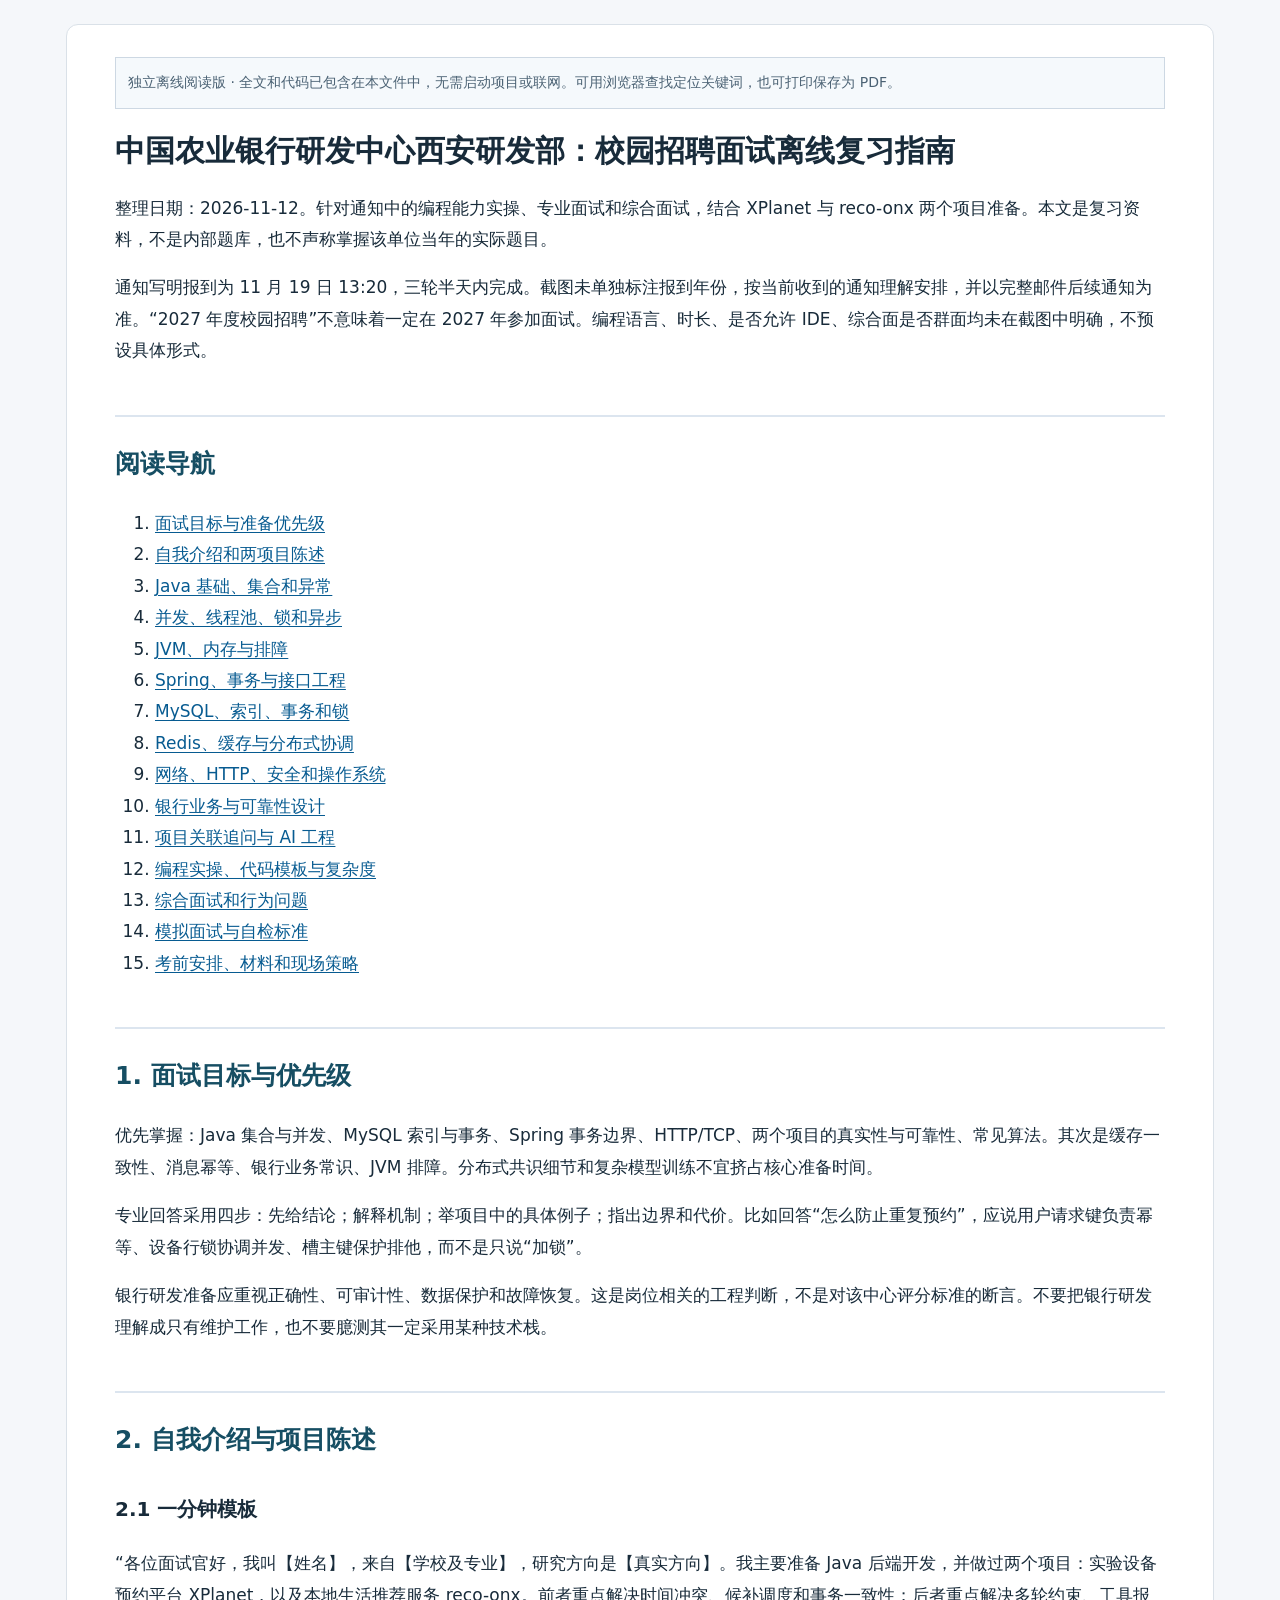
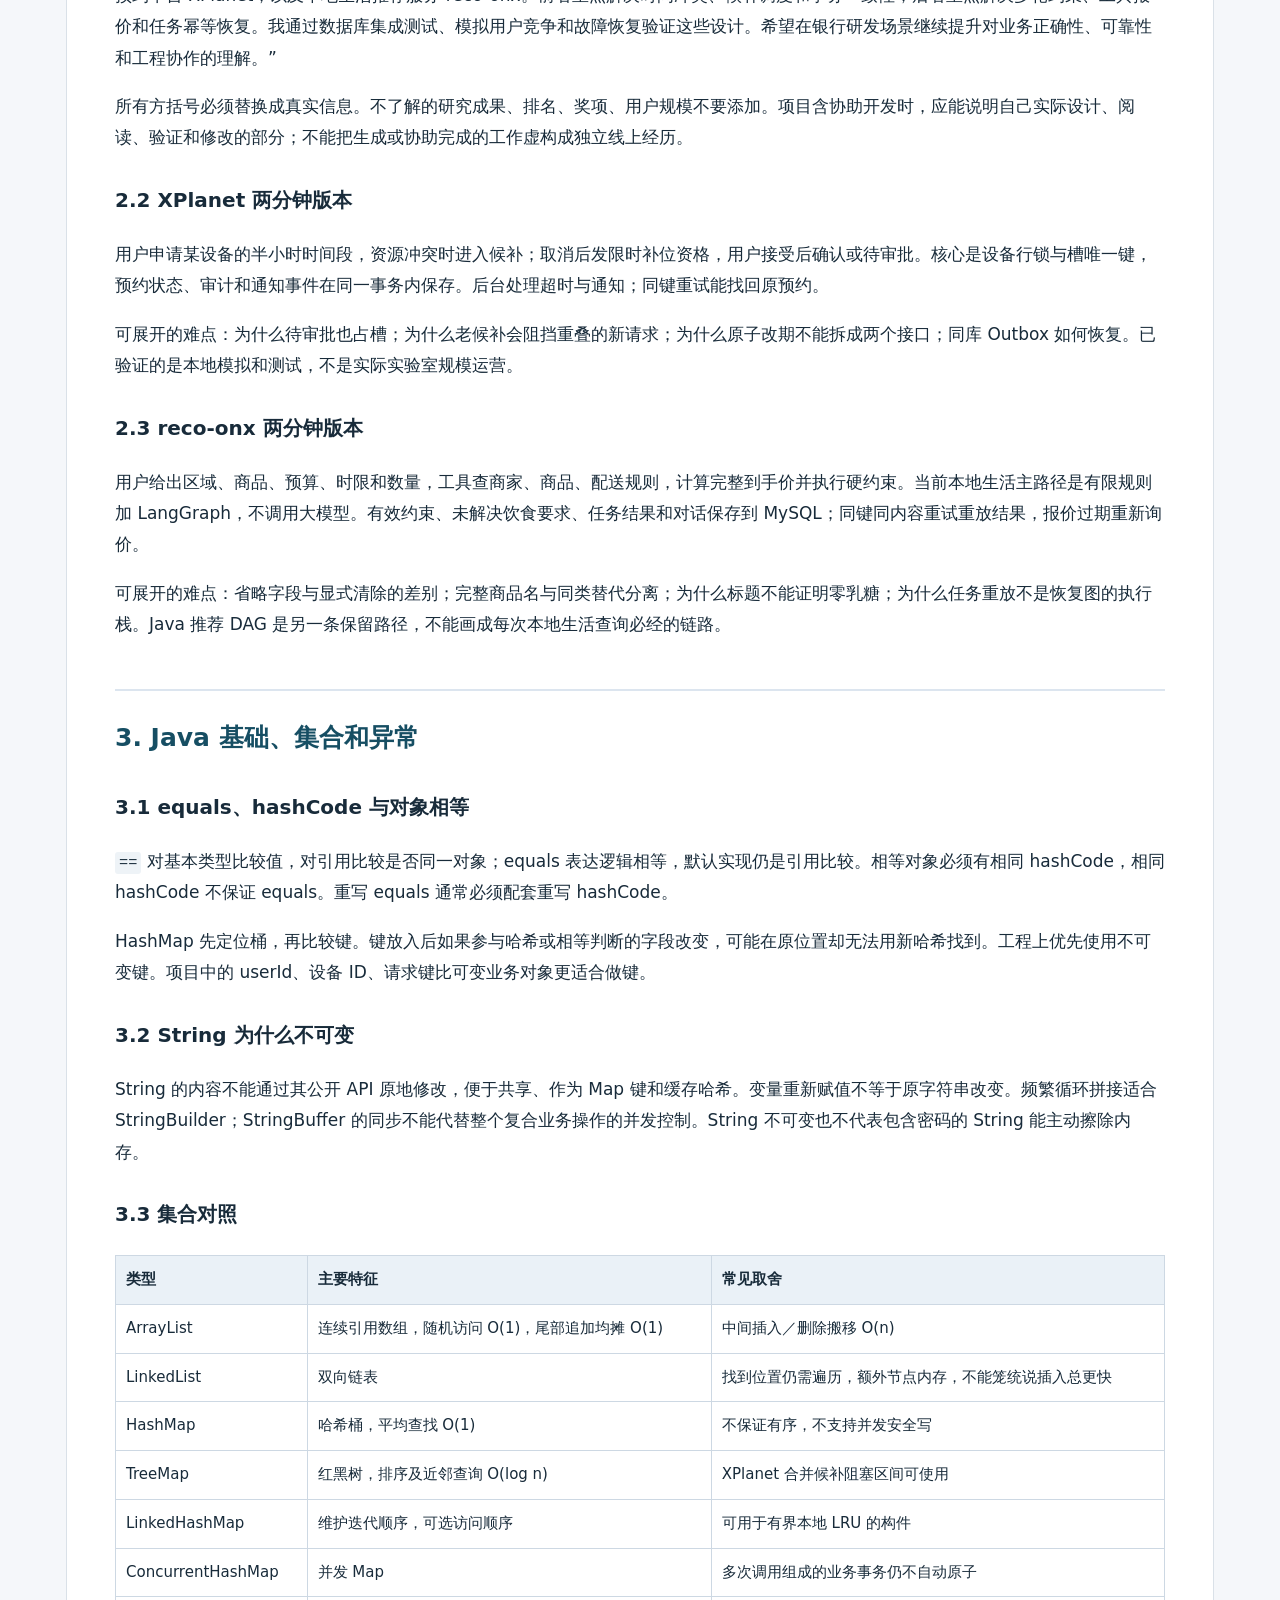
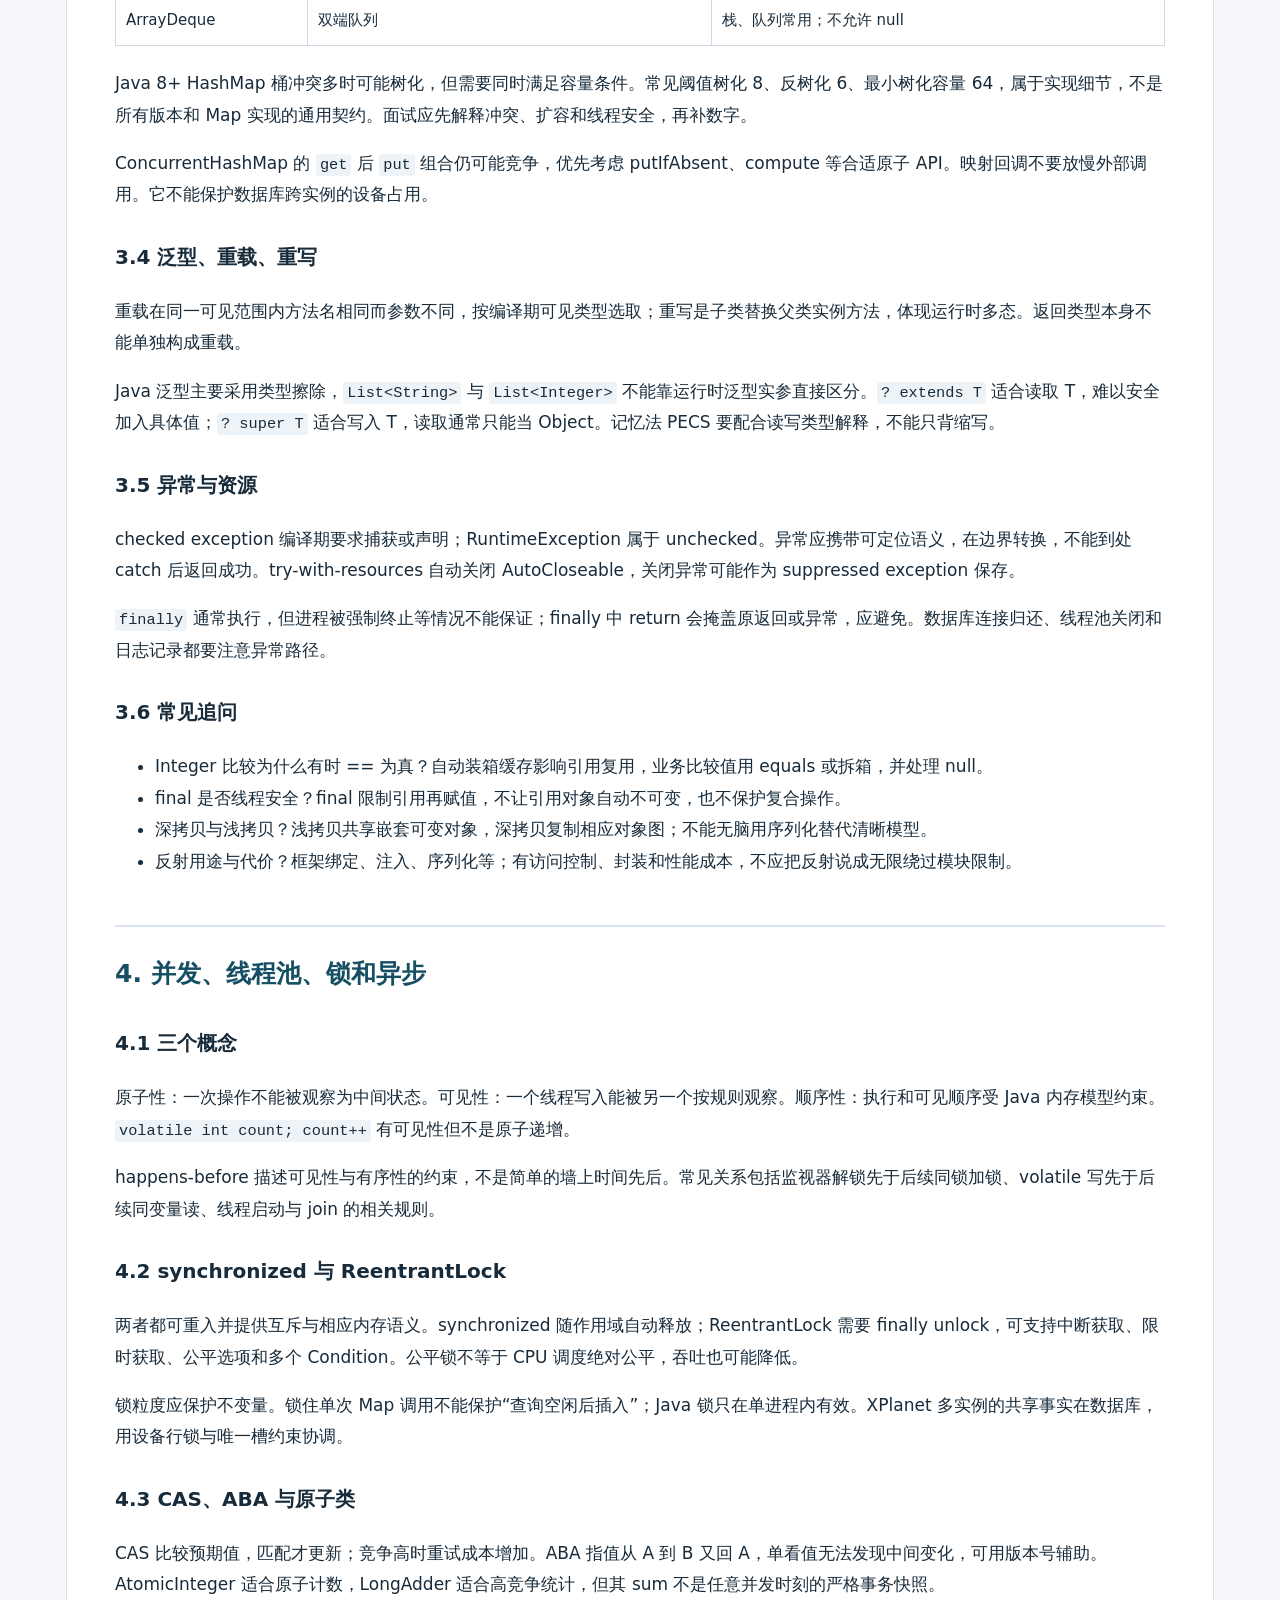
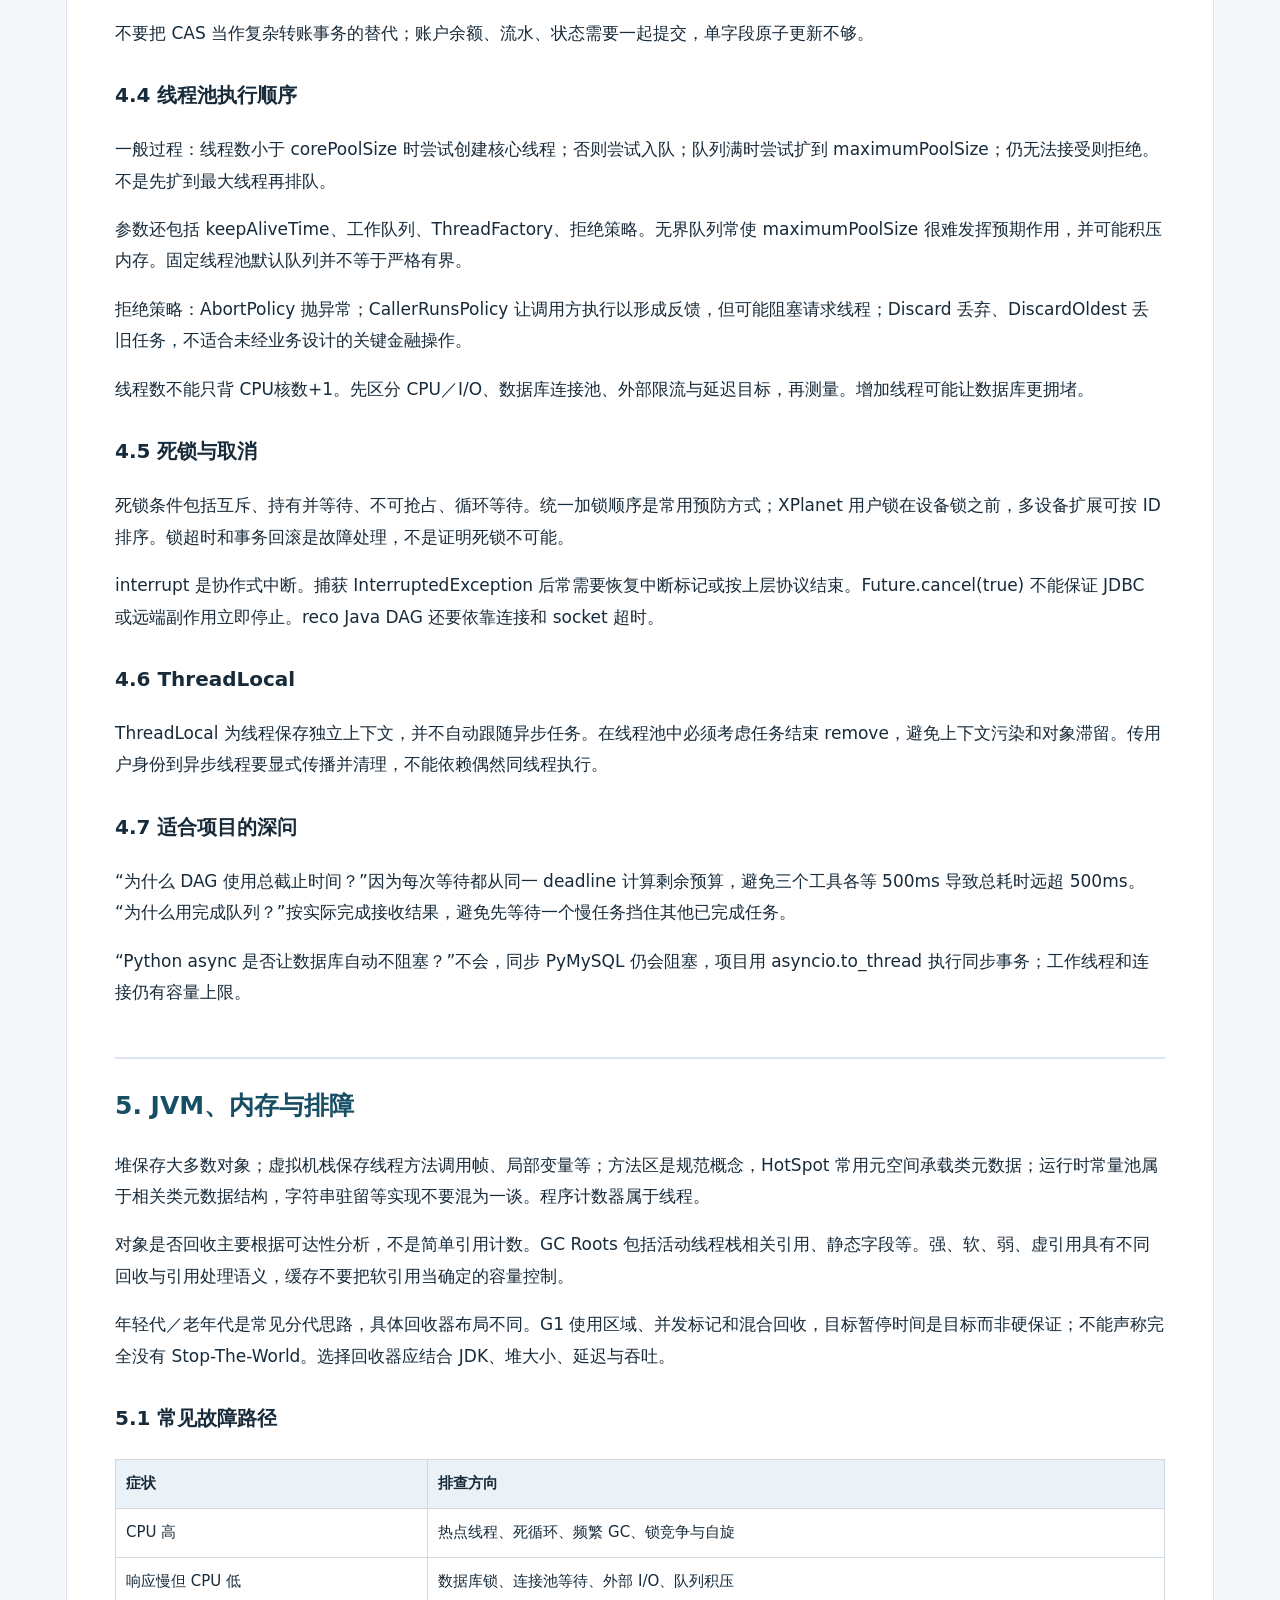
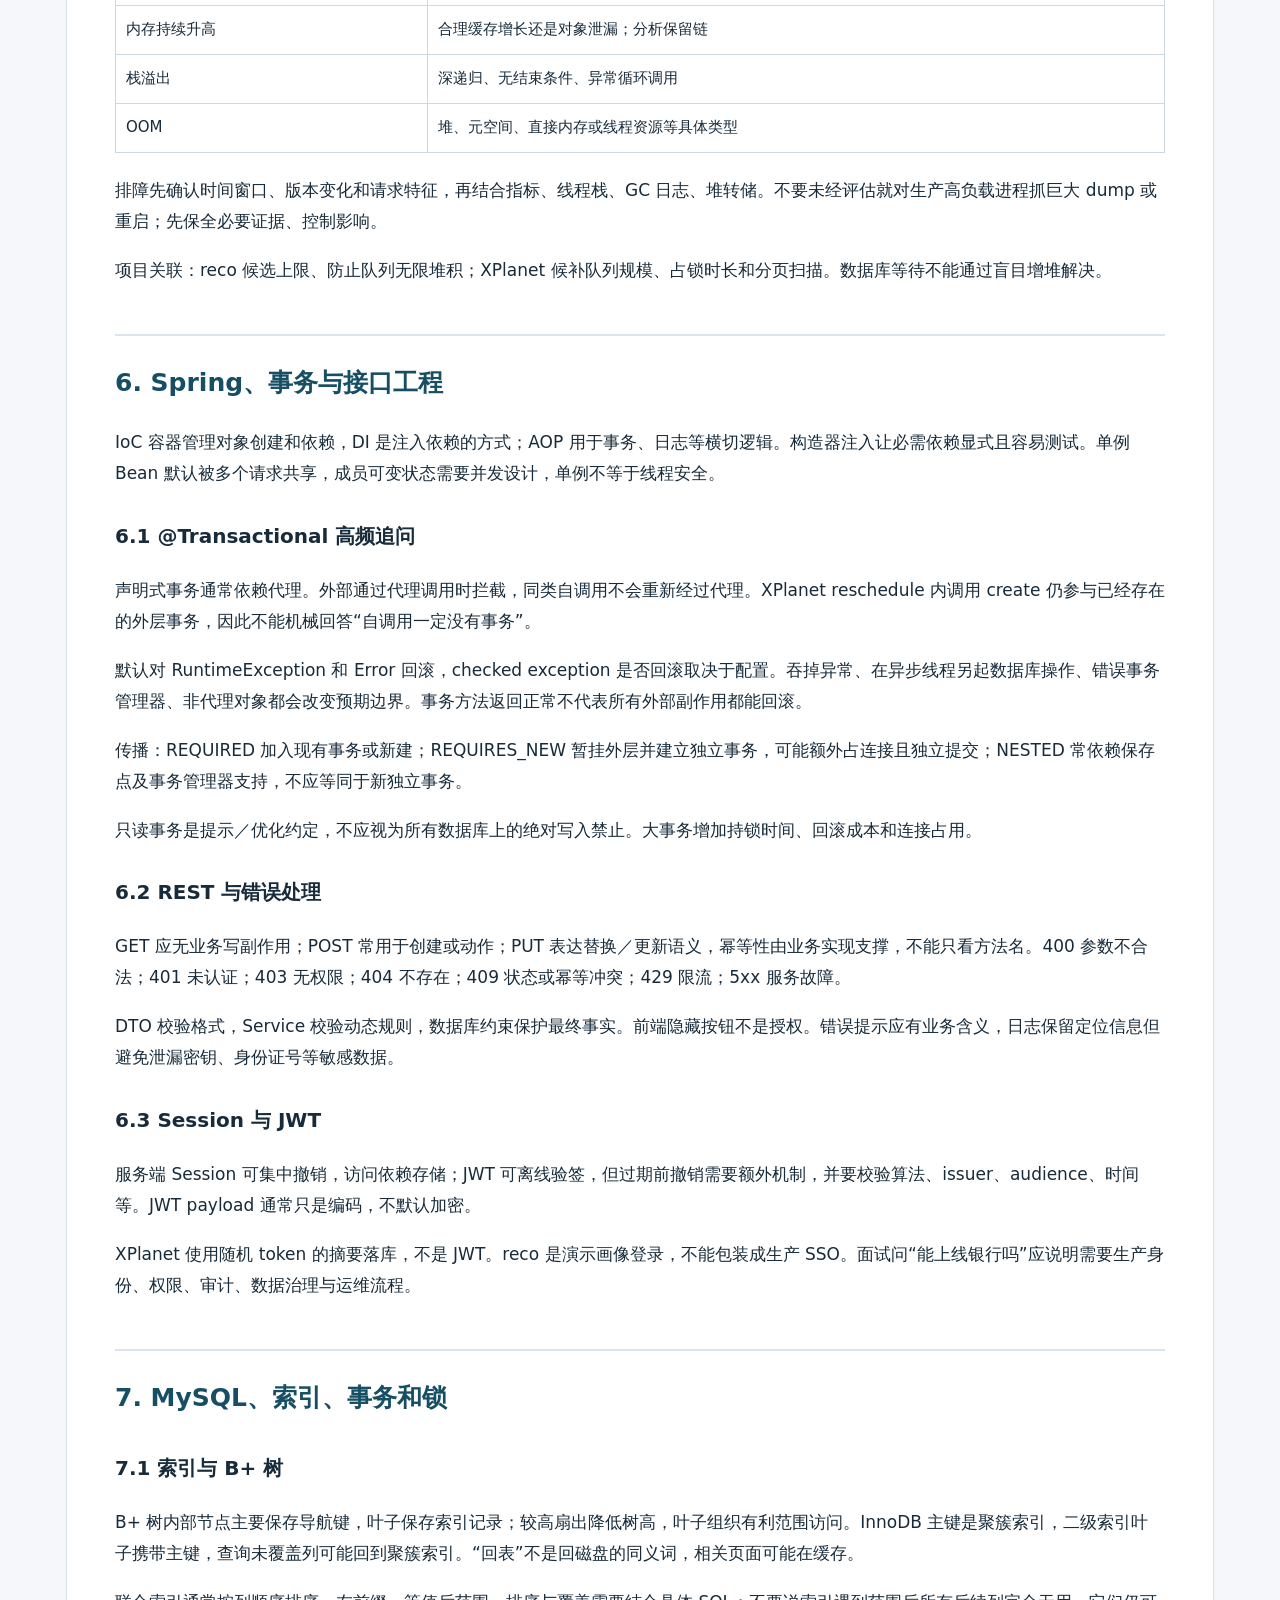
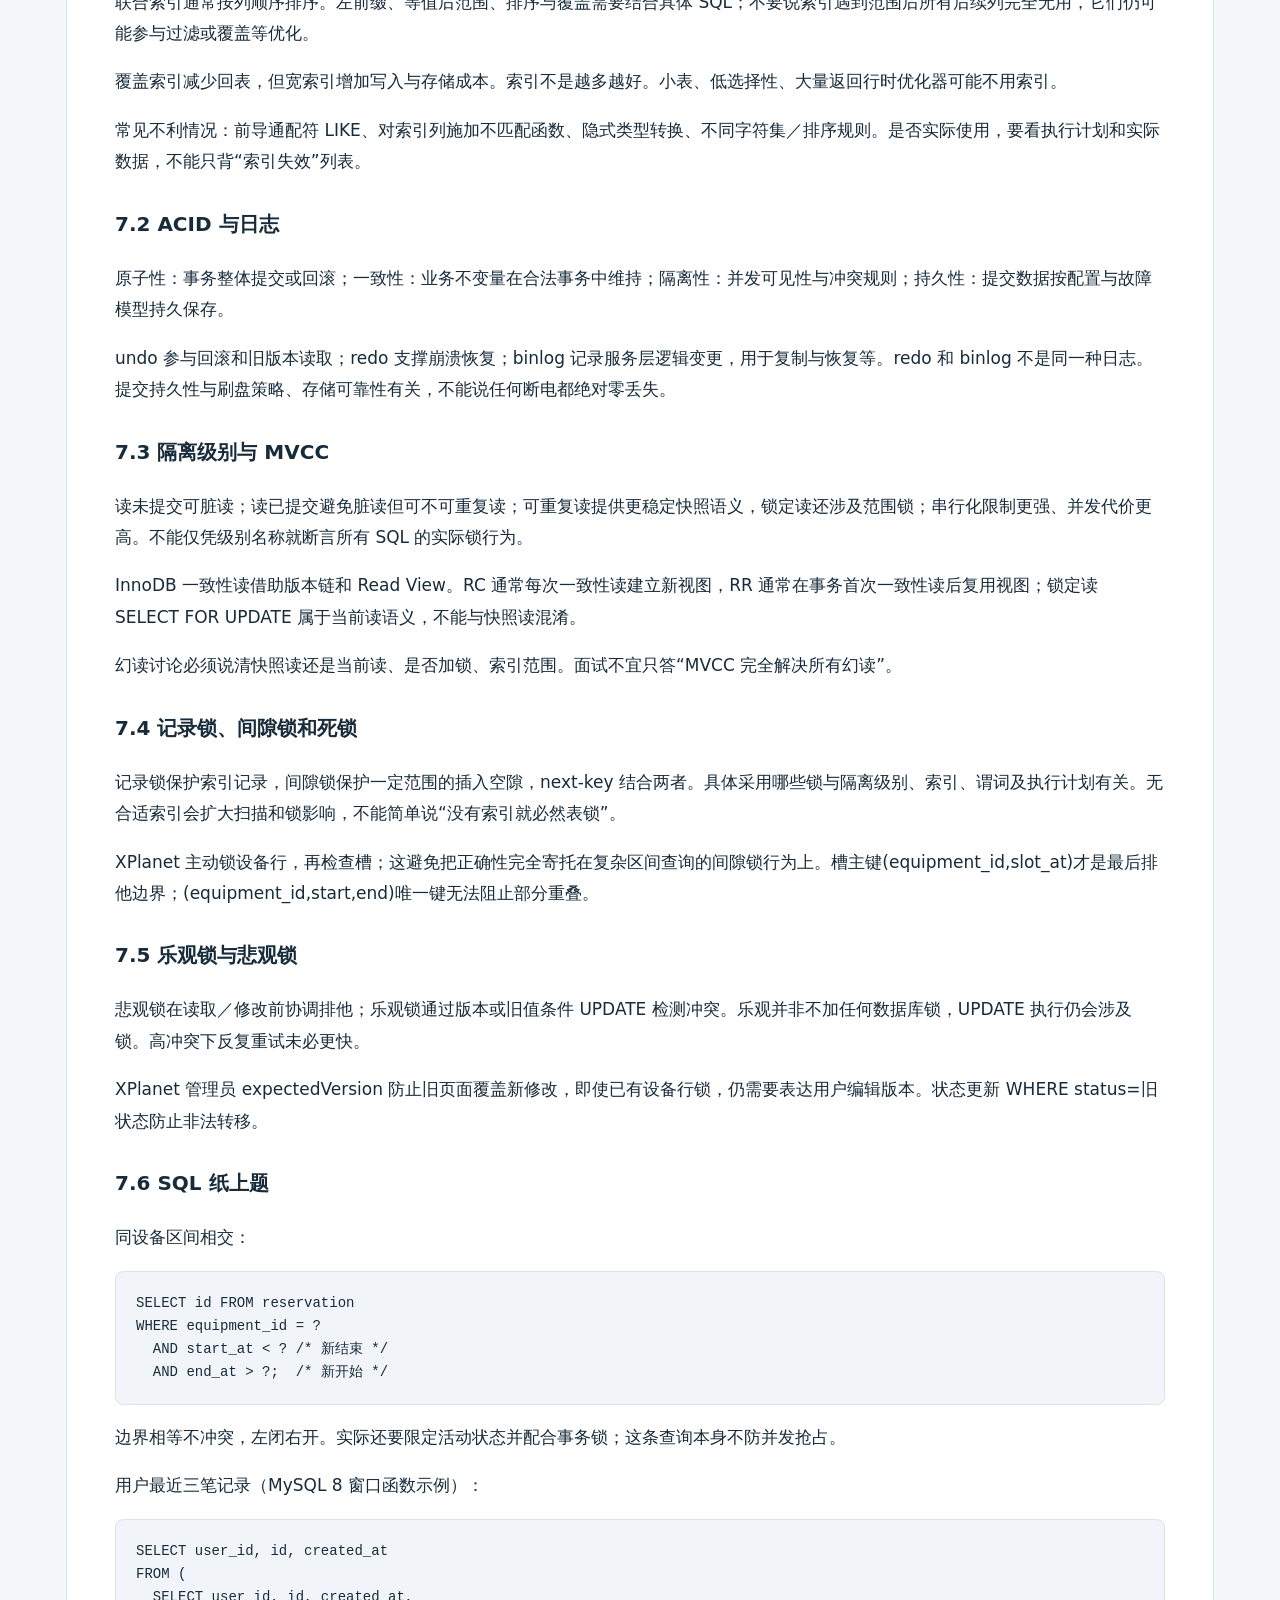
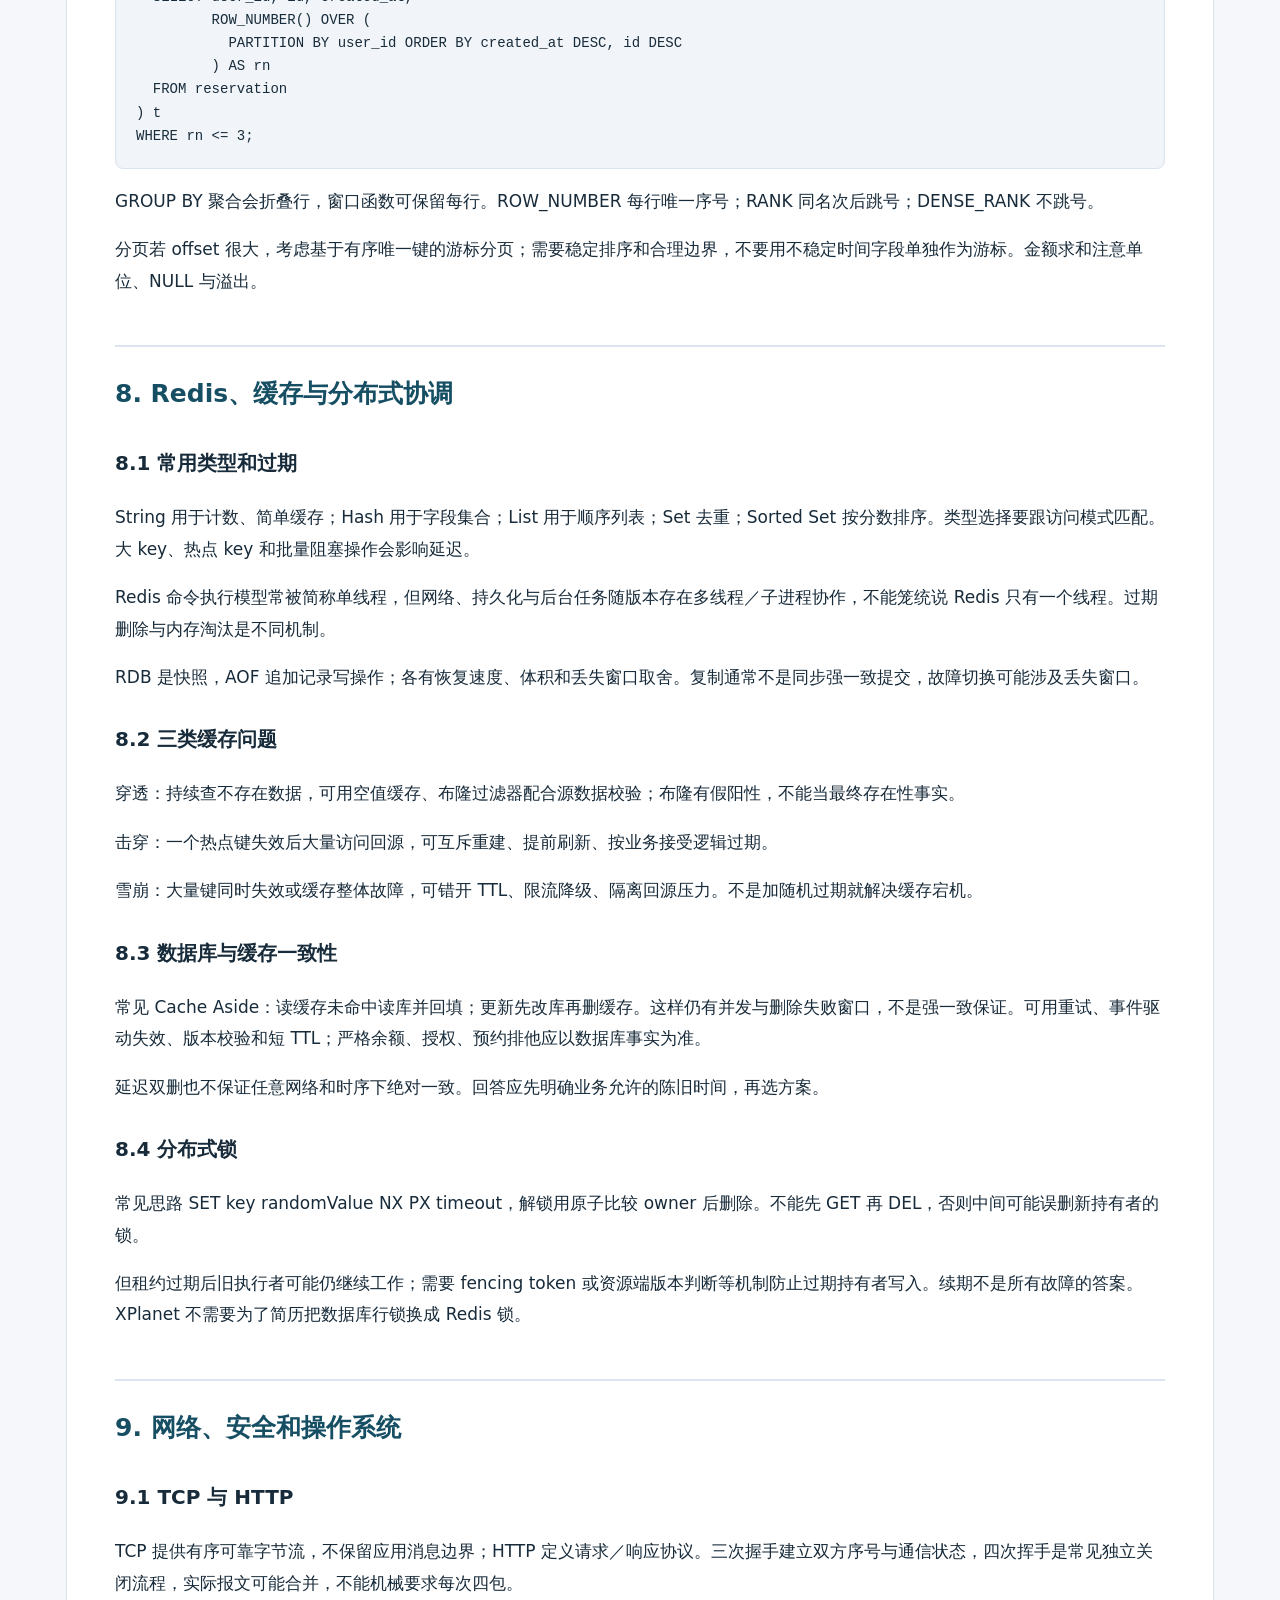
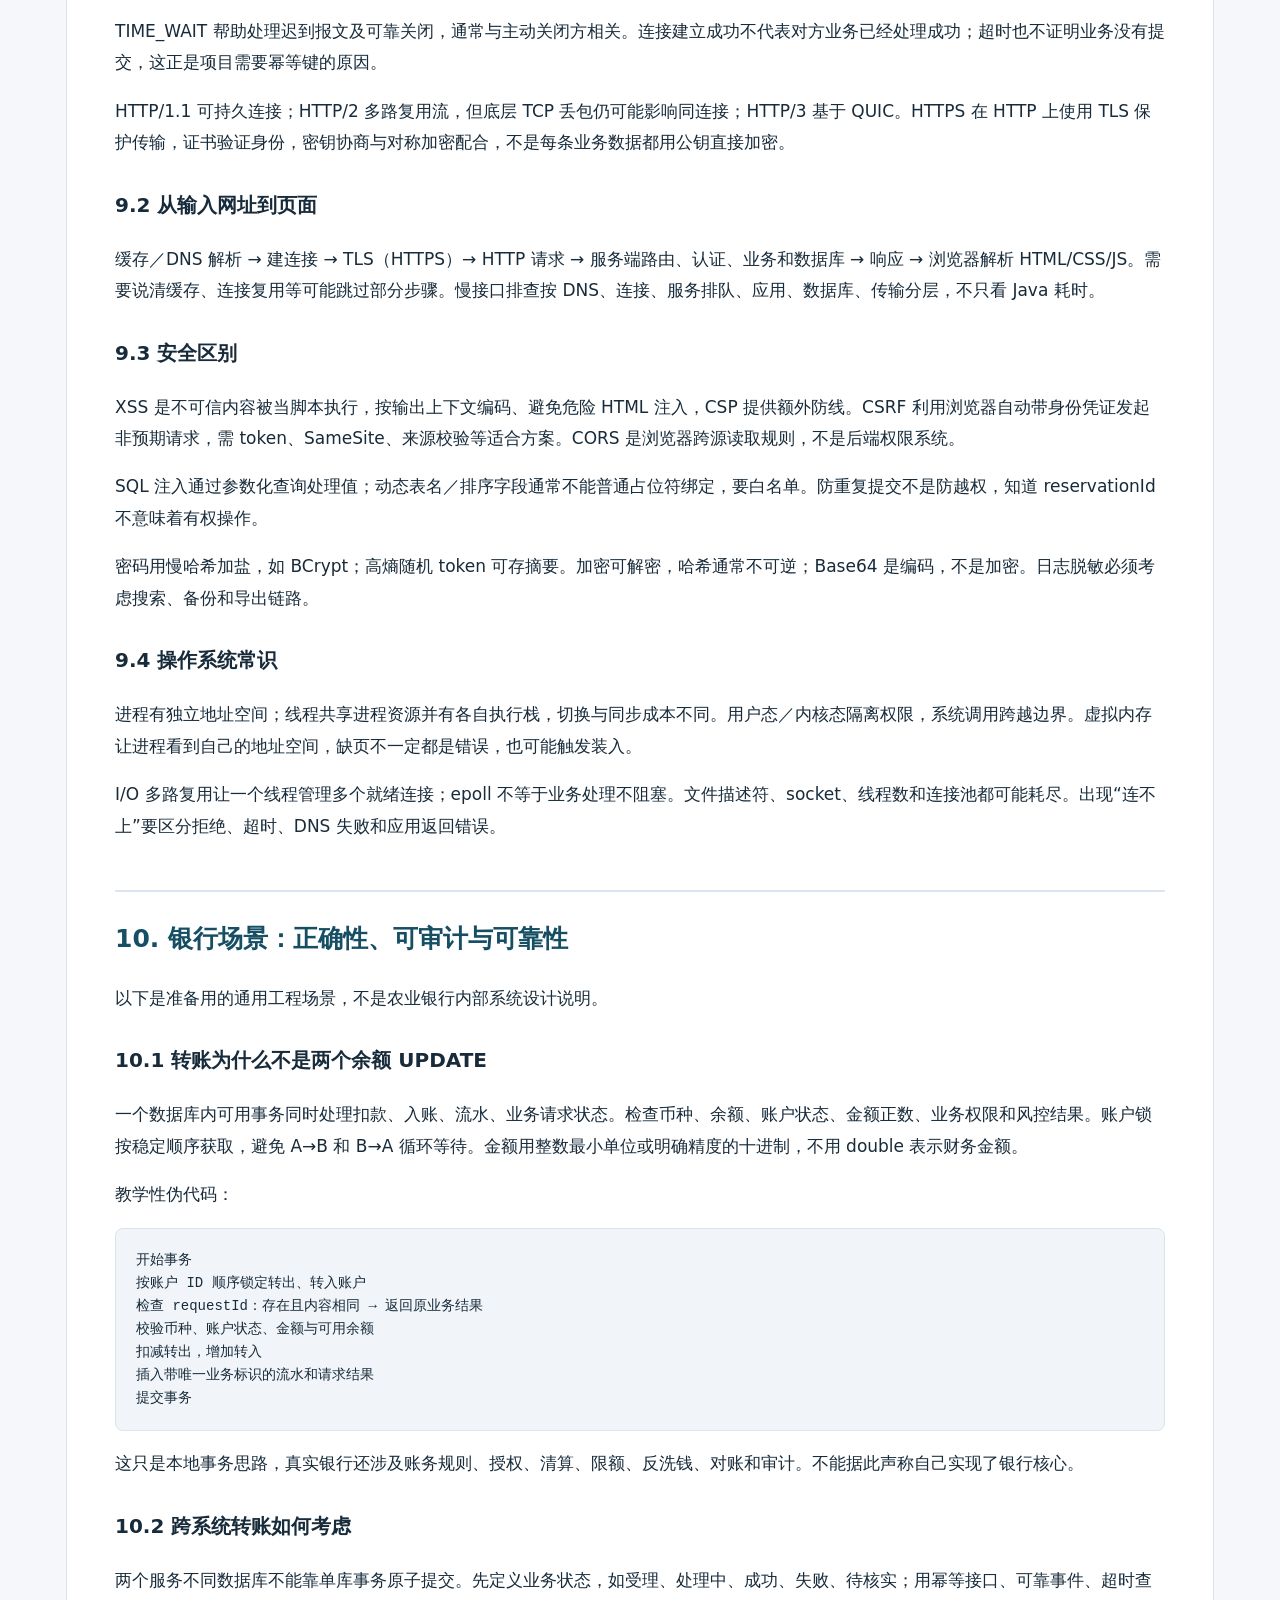
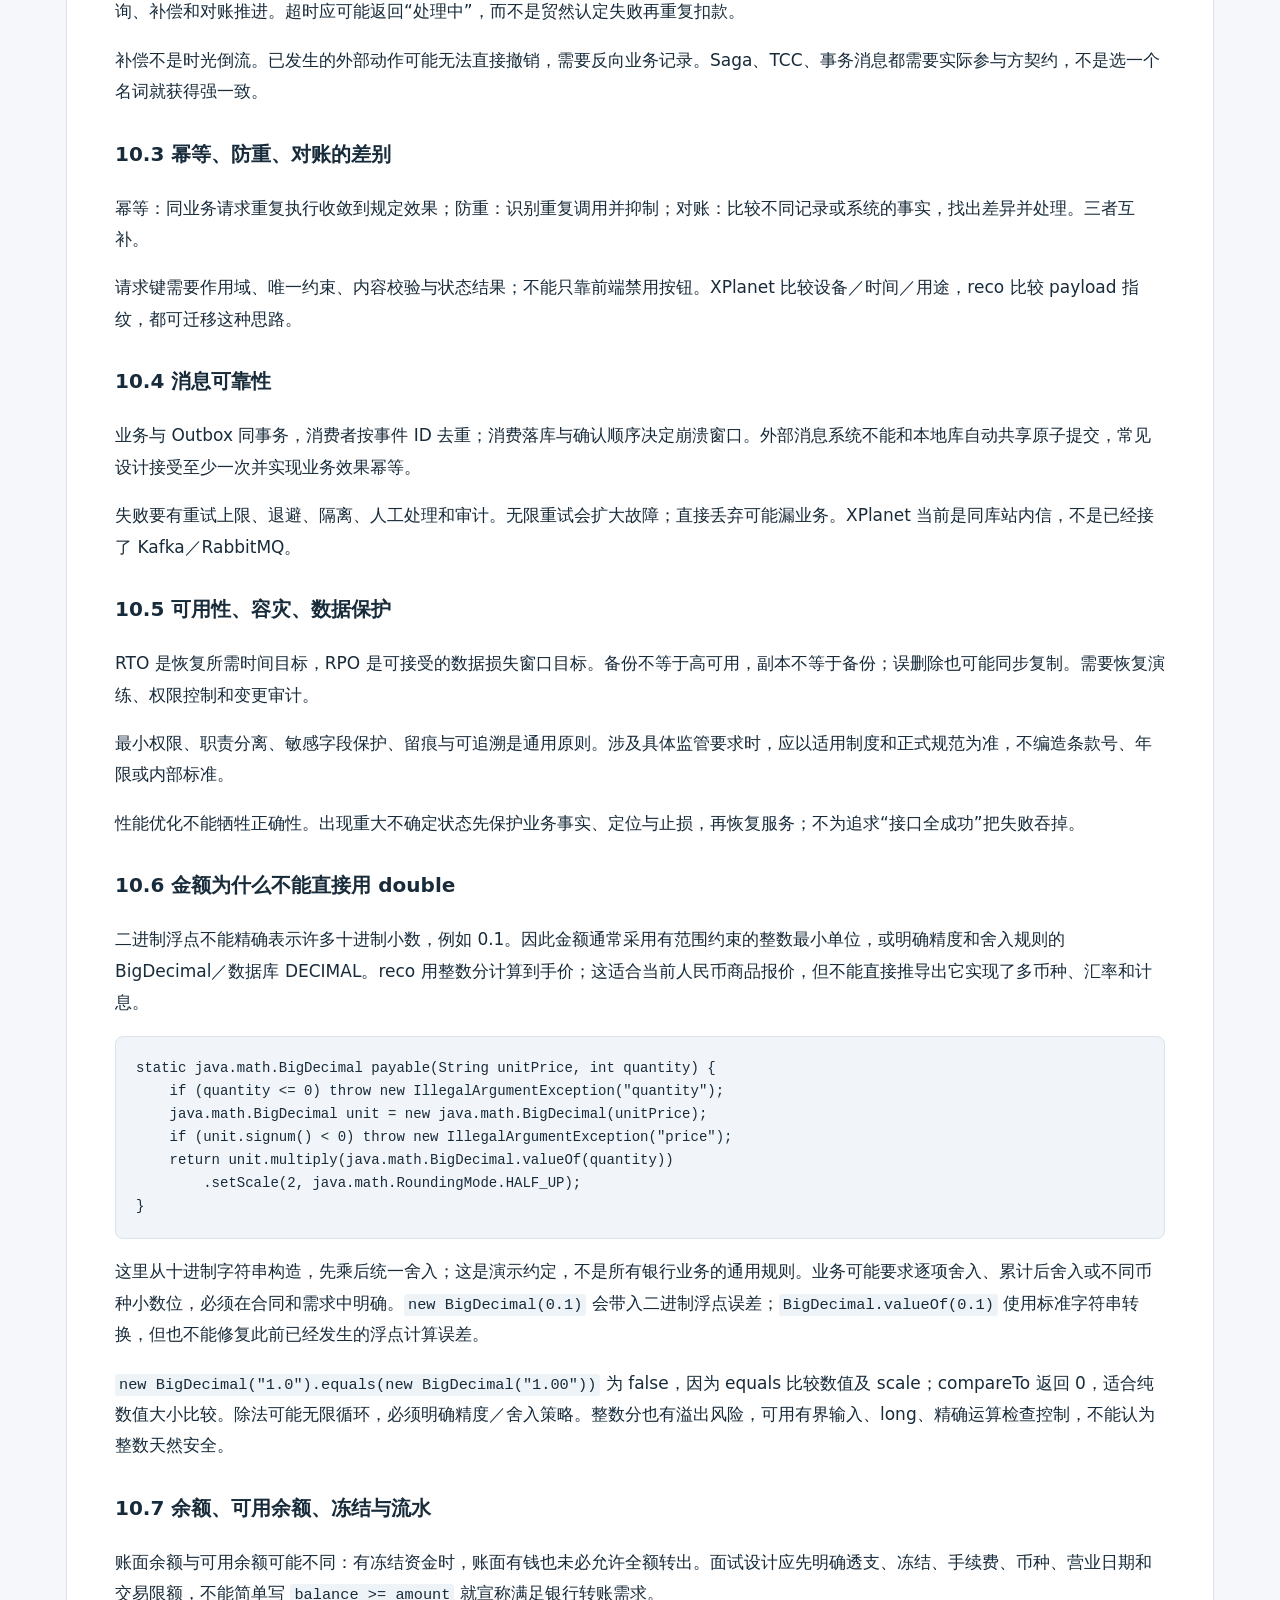
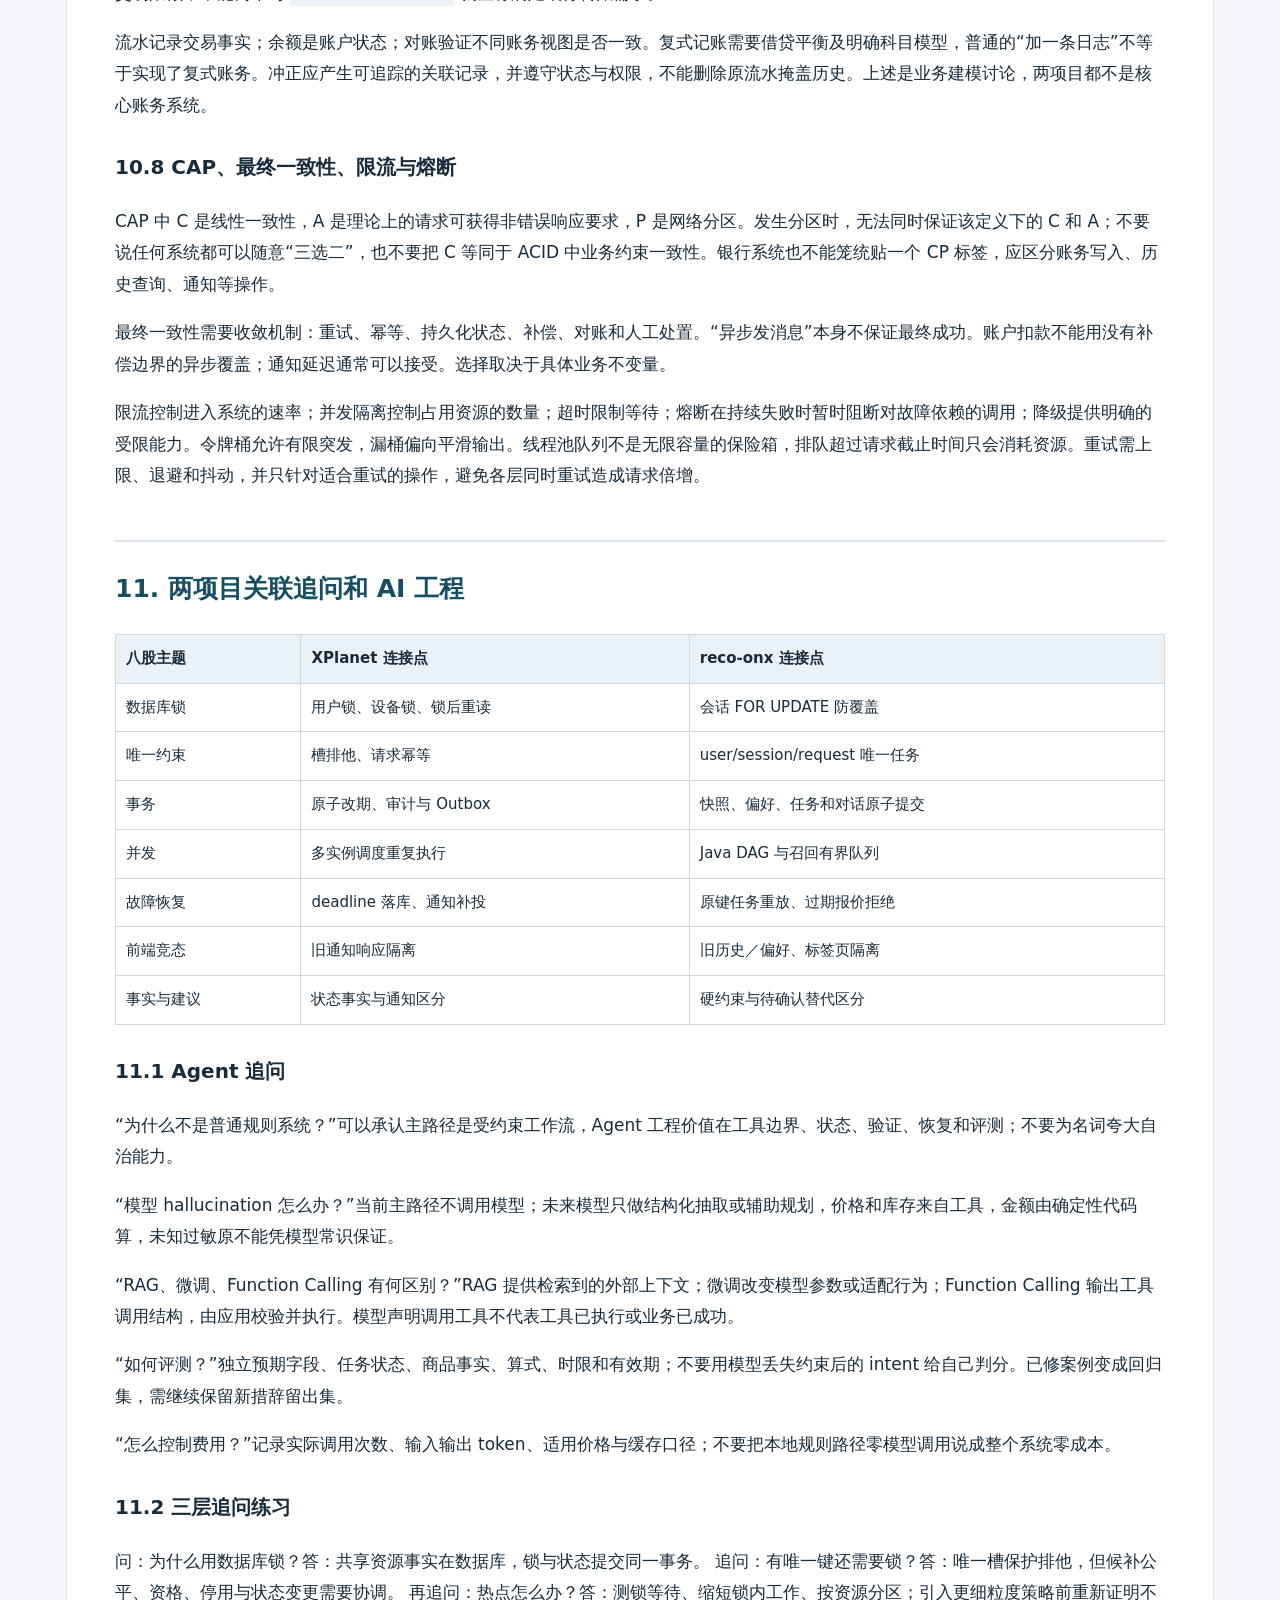
<file: docs/interview/ABC-XIAN-REVIEW.html>
<!doctype html>
<html lang="zh-CN"><head><meta charset="utf-8"><meta name="viewport" content="width=device-width,initial-scale=1"><title>中国农业银行研发中心西安研发部：校园招聘面试离线复习指南</title><style>
:root{color-scheme:light}body{margin:0;background:#f5f7fa;color:#182b3a;font:17px/1.85 system-ui,-apple-system,"Segoe UI","Microsoft YaHei",sans-serif}main{max-width:1050px;margin:24px auto;padding:32px 48px;background:white;border:1px solid #dae1e8;border-radius:12px;overflow-wrap:anywhere}h1{font-size:30px;line-height:1.45}h2{margin-top:48px;padding-top:24px;border-top:2px solid #dce5ef;color:#164e63;font-size:25px}h3{font-size:20px;margin-top:28px}a{color:#075b91;text-underline-offset:3px}pre{padding:20px;background:#f1f5f9;border:1px solid #dbe3ed;border-radius:8px;overflow:auto;font:14px/1.65 ui-monospace,SFMono-Regular,Consolas,monospace;overflow-wrap:normal}code{font-family:ui-monospace,SFMono-Regular,Consolas,monospace}p code,li code,td code{background:#eef3f7;padding:2px 4px;border-radius:3px;font-size:.9em}table{border-collapse:collapse;width:100%;font-size:15px;margin:22px 0}th,td{border:1px solid #cdd8e3;padding:10px;text-align:left;vertical-align:top}th{background:#eaf1f7}blockquote{border-left:4px solid #0e7490;padding-left:18px;color:#385064}.offline-note{font-size:14px;color:#4b6274;border:1px solid #cdd8e3;padding:12px;background:#f5f9fc}@media(max-width:700px){main{margin:0;padding:20px;border:0}body{font-size:16px}pre{font-size:12px}}@media print{body{background:white;font-size:11pt}main{margin:0;max-width:none;border:0;padding:0}pre{white-space:pre-wrap;overflow-wrap:anywhere;font-size:9pt}h2,h3{break-after:avoid}table{font-size:9pt}a{color:inherit}}
</style></head><body><main><div class="offline-note">独立离线阅读版 · 全文和代码已包含在本文件中，无需启动项目或联网。可用浏览器查找定位关键词，也可打印保存为 PDF。</div><h1>中国农业银行研发中心西安研发部：校园招聘面试离线复习指南</h1>
<p>整理日期：2026-11-12。针对通知中的编程能力实操、专业面试和综合面试，结合 XPlanet 与 reco-onx 两个项目准备。本文是复习资料，不是内部题库，也不声称掌握该单位当年的实际题目。</p>
<p>通知写明报到为 11 月 19 日 13:20，三轮半天内完成。截图未单独标注报到年份，按当前收到的通知理解安排，并以完整邮件后续通知为准。“2027 年度校园招聘”不意味着一定在 2027 年参加面试。编程语言、时长、是否允许 IDE、综合面是否群面均未在截图中明确，不预设具体形式。</p>
<h2>阅读导航</h2>
<ol>
<li><a href="#chapter-1">面试目标与准备优先级</a></li>
<li><a href="#chapter-2">自我介绍和两项目陈述</a></li>
<li><a href="#chapter-3">Java 基础、集合和异常</a></li>
<li><a href="#chapter-4">并发、线程池、锁和异步</a></li>
<li><a href="#chapter-5">JVM、内存与排障</a></li>
<li><a href="#chapter-6">Spring、事务与接口工程</a></li>
<li><a href="#chapter-7">MySQL、索引、事务和锁</a></li>
<li><a href="#chapter-8">Redis、缓存与分布式协调</a></li>
<li><a href="#chapter-9">网络、HTTP、安全和操作系统</a></li>
<li><a href="#chapter-10">银行业务与可靠性设计</a></li>
<li><a href="#chapter-11">项目关联追问与 AI 工程</a></li>
<li><a href="#chapter-12">编程实操、代码模板与复杂度</a></li>
<li><a href="#chapter-13">综合面试和行为问题</a></li>
<li><a href="#chapter-14">模拟面试与自检标准</a></li>
<li><a href="#chapter-15">考前安排、材料和现场策略</a></li>
</ol>
<p><a id="chapter-1"></a></p>
<h2>1. 面试目标与优先级</h2>
<p>优先掌握：Java 集合与并发、MySQL 索引与事务、Spring 事务边界、HTTP/TCP、两个项目的真实性与可靠性、常见算法。其次是缓存一致性、消息幂等、银行业务常识、JVM 排障。分布式共识细节和复杂模型训练不宜挤占核心准备时间。</p>
<p>专业回答采用四步：先给结论；解释机制；举项目中的具体例子；指出边界和代价。比如回答“怎么防止重复预约”，应说用户请求键负责幂等、设备行锁协调并发、槽主键保护排他，而不是只说“加锁”。</p>
<p>银行研发准备应重视正确性、可审计性、数据保护和故障恢复。这是岗位相关的工程判断，不是对该中心评分标准的断言。不要把银行研发理解成只有维护工作，也不要臆测其一定采用某种技术栈。</p>
<p><a id="chapter-2"></a></p>
<h2>2. 自我介绍与项目陈述</h2>
<h3>2.1 一分钟模板</h3>
<p>“各位面试官好，我叫【姓名】，来自【学校及专业】，研究方向是【真实方向】。我主要准备 Java 后端开发，并做过两个项目：实验设备预约平台 XPlanet，以及本地生活推荐服务 reco-onx。前者重点解决时间冲突、候补调度和事务一致性；后者重点解决多轮约束、工具报价和任务幂等恢复。我通过数据库集成测试、模拟用户竞争和故障恢复验证这些设计。希望在银行研发场景继续提升对业务正确性、可靠性和工程协作的理解。”</p>
<p>所有方括号必须替换成真实信息。不了解的研究成果、排名、奖项、用户规模不要添加。项目含协助开发时，应能说明自己实际设计、阅读、验证和修改的部分；不能把生成或协助完成的工作虚构成独立线上经历。</p>
<h3>2.2 XPlanet 两分钟版本</h3>
<p>用户申请某设备的半小时时间段，资源冲突时进入候补；取消后发限时补位资格，用户接受后确认或待审批。核心是设备行锁与槽唯一键，预约状态、审计和通知事件在同一事务内保存。后台处理超时与通知；同键重试能找回原预约。</p>
<p>可展开的难点：为什么待审批也占槽；为什么老候补会阻挡重叠的新请求；为什么原子改期不能拆成两个接口；同库 Outbox 如何恢复。已验证的是本地模拟和测试，不是实际实验室规模运营。</p>
<h3>2.3 reco-onx 两分钟版本</h3>
<p>用户给出区域、商品、预算、时限和数量，工具查商家、商品、配送规则，计算完整到手价并执行硬约束。当前本地生活主路径是有限规则加 LangGraph，不调用大模型。有效约束、未解决饮食要求、任务结果和对话保存到 MySQL；同键同内容重试重放结果，报价过期重新询价。</p>
<p>可展开的难点：省略字段与显式清除的差别；完整商品名与同类替代分离；为什么标题不能证明零乳糖；为什么任务重放不是恢复图的执行栈。Java 推荐 DAG 是另一条保留路径，不能画成每次本地生活查询必经的链路。</p>
<p><a id="chapter-3"></a></p>
<h2>3. Java 基础、集合和异常</h2>
<h3>3.1 equals、hashCode 与对象相等</h3>
<p><code>==</code> 对基本类型比较值，对引用比较是否同一对象；equals 表达逻辑相等，默认实现仍是引用比较。相等对象必须有相同 hashCode，相同 hashCode 不保证 equals。重写 equals 通常必须配套重写 hashCode。</p>
<p>HashMap 先定位桶，再比较键。键放入后如果参与哈希或相等判断的字段改变，可能在原位置却无法用新哈希找到。工程上优先使用不可变键。项目中的 userId、设备 ID、请求键比可变业务对象更适合做键。</p>
<h3>3.2 String 为什么不可变</h3>
<p>String 的内容不能通过其公开 API 原地修改，便于共享、作为 Map 键和缓存哈希。变量重新赋值不等于原字符串改变。频繁循环拼接适合 StringBuilder；StringBuffer 的同步不能代替整个复合业务操作的并发控制。String 不可变也不代表包含密码的 String 能主动擦除内存。</p>
<h3>3.3 集合对照</h3>
<table>
<thead>
<tr>
<th>类型</th>
<th>主要特征</th>
<th>常见取舍</th>
</tr>
</thead>
<tbody><tr>
<td>ArrayList</td>
<td>连续引用数组，随机访问 O(1)，尾部追加均摊 O(1)</td>
<td>中间插入／删除搬移 O(n)</td>
</tr>
<tr>
<td>LinkedList</td>
<td>双向链表</td>
<td>找到位置仍需遍历，额外节点内存，不能笼统说插入总更快</td>
</tr>
<tr>
<td>HashMap</td>
<td>哈希桶，平均查找 O(1)</td>
<td>不保证有序，不支持并发安全写</td>
</tr>
<tr>
<td>TreeMap</td>
<td>红黑树，排序及近邻查询 O(log n)</td>
<td>XPlanet 合并候补阻塞区间可使用</td>
</tr>
<tr>
<td>LinkedHashMap</td>
<td>维护迭代顺序，可选访问顺序</td>
<td>可用于有界本地 LRU 的构件</td>
</tr>
<tr>
<td>ConcurrentHashMap</td>
<td>并发 Map</td>
<td>多次调用组成的业务事务仍不自动原子</td>
</tr>
<tr>
<td>ArrayDeque</td>
<td>双端队列</td>
<td>栈、队列常用；不允许 null</td>
</tr>
</tbody></table>
<p>Java 8+ HashMap 桶冲突多时可能树化，但需要同时满足容量条件。常见阈值树化 8、反树化 6、最小树化容量 64，属于实现细节，不是所有版本和 Map 实现的通用契约。面试应先解释冲突、扩容和线程安全，再补数字。</p>
<p>ConcurrentHashMap 的 <code>get</code> 后 <code>put</code> 组合仍可能竞争，优先考虑 putIfAbsent、compute 等合适原子 API。映射回调不要放慢外部调用。它不能保护数据库跨实例的设备占用。</p>
<h3>3.4 泛型、重载、重写</h3>
<p>重载在同一可见范围内方法名相同而参数不同，按编译期可见类型选取；重写是子类替换父类实例方法，体现运行时多态。返回类型本身不能单独构成重载。</p>
<p>Java 泛型主要采用类型擦除，<code>List&lt;String&gt;</code> 与 <code>List&lt;Integer&gt;</code> 不能靠运行时泛型实参直接区分。<code>? extends T</code> 适合读取 T，难以安全加入具体值；<code>? super T</code> 适合写入 T，读取通常只能当 Object。记忆法 PECS 要配合读写类型解释，不能只背缩写。</p>
<h3>3.5 异常与资源</h3>
<p>checked exception 编译期要求捕获或声明；RuntimeException 属于 unchecked。异常应携带可定位语义，在边界转换，不能到处 catch 后返回成功。try-with-resources 自动关闭 AutoCloseable，关闭异常可能作为 suppressed exception 保存。</p>
<p><code>finally</code> 通常执行，但进程被强制终止等情况不能保证；finally 中 return 会掩盖原返回或异常，应避免。数据库连接归还、线程池关闭和日志记录都要注意异常路径。</p>
<h3>3.6 常见追问</h3>
<ul>
<li>Integer 比较为什么有时 == 为真？自动装箱缓存影响引用复用，业务比较值用 equals 或拆箱，并处理 null。</li>
<li>final 是否线程安全？final 限制引用再赋值，不让引用对象自动不可变，也不保护复合操作。</li>
<li>深拷贝与浅拷贝？浅拷贝共享嵌套可变对象，深拷贝复制相应对象图；不能无脑用序列化替代清晰模型。</li>
<li>反射用途与代价？框架绑定、注入、序列化等；有访问控制、封装和性能成本，不应把反射说成无限绕过模块限制。</li>
</ul>
<p><a id="chapter-4"></a></p>
<h2>4. 并发、线程池、锁和异步</h2>
<h3>4.1 三个概念</h3>
<p>原子性：一次操作不能被观察为中间状态。可见性：一个线程写入能被另一个按规则观察。顺序性：执行和可见顺序受 Java 内存模型约束。<code>volatile int count; count++</code> 有可见性但不是原子递增。</p>
<p>happens-before 描述可见性与有序性的约束，不是简单的墙上时间先后。常见关系包括监视器解锁先于后续同锁加锁、volatile 写先于后续同变量读、线程启动与 join 的相关规则。</p>
<h3>4.2 synchronized 与 ReentrantLock</h3>
<p>两者都可重入并提供互斥与相应内存语义。synchronized 随作用域自动释放；ReentrantLock 需要 finally unlock，可支持中断获取、限时获取、公平选项和多个 Condition。公平锁不等于 CPU 调度绝对公平，吞吐也可能降低。</p>
<p>锁粒度应保护不变量。锁住单次 Map 调用不能保护“查询空闲后插入”；Java 锁只在单进程内有效。XPlanet 多实例的共享事实在数据库，用设备行锁与唯一槽约束协调。</p>
<h3>4.3 CAS、ABA 与原子类</h3>
<p>CAS 比较预期值，匹配才更新；竞争高时重试成本增加。ABA 指值从 A 到 B 又回 A，单看值无法发现中间变化，可用版本号辅助。AtomicInteger 适合原子计数，LongAdder 适合高竞争统计，但其 sum 不是任意并发时刻的严格事务快照。</p>
<p>不要把 CAS 当作复杂转账事务的替代；账户余额、流水、状态需要一起提交，单字段原子更新不够。</p>
<h3>4.4 线程池执行顺序</h3>
<p>一般过程：线程数小于 corePoolSize 时尝试创建核心线程；否则尝试入队；队列满时尝试扩到 maximumPoolSize；仍无法接受则拒绝。不是先扩到最大线程再排队。</p>
<p>参数还包括 keepAliveTime、工作队列、ThreadFactory、拒绝策略。无界队列常使 maximumPoolSize 很难发挥预期作用，并可能积压内存。固定线程池默认队列并不等于严格有界。</p>
<p>拒绝策略：AbortPolicy 抛异常；CallerRunsPolicy 让调用方执行以形成反馈，但可能阻塞请求线程；Discard 丢弃、DiscardOldest 丢旧任务，不适合未经业务设计的关键金融操作。</p>
<p>线程数不能只背 CPU核数+1。先区分 CPU／I/O、数据库连接池、外部限流与延迟目标，再测量。增加线程可能让数据库更拥堵。</p>
<h3>4.5 死锁与取消</h3>
<p>死锁条件包括互斥、持有并等待、不可抢占、循环等待。统一加锁顺序是常用预防方式；XPlanet 用户锁在设备锁之前，多设备扩展可按 ID 排序。锁超时和事务回滚是故障处理，不是证明死锁不可能。</p>
<p>interrupt 是协作式中断。捕获 InterruptedException 后常需要恢复中断标记或按上层协议结束。Future.cancel(true) 不能保证 JDBC 或远端副作用立即停止。reco Java DAG 还要依靠连接和 socket 超时。</p>
<h3>4.6 ThreadLocal</h3>
<p>ThreadLocal 为线程保存独立上下文，并不自动跟随异步任务。在线程池中必须考虑任务结束 remove，避免上下文污染和对象滞留。传用户身份到异步线程要显式传播并清理，不能依赖偶然同线程执行。</p>
<h3>4.7 适合项目的深问</h3>
<p>“为什么 DAG 使用总截止时间？”因为每次等待都从同一 deadline 计算剩余预算，避免三个工具各等 500ms 导致总耗时远超 500ms。“为什么用完成队列？”按实际完成接收结果，避免先等待一个慢任务挡住其他已完成任务。</p>
<p>“Python async 是否让数据库自动不阻塞？”不会，同步 PyMySQL 仍会阻塞，项目用 asyncio.to_thread 执行同步事务；工作线程和连接仍有容量上限。</p>
<p><a id="chapter-5"></a></p>
<h2>5. JVM、内存与排障</h2>
<p>堆保存大多数对象；虚拟机栈保存线程方法调用帧、局部变量等；方法区是规范概念，HotSpot 常用元空间承载类元数据；运行时常量池属于相关类元数据结构，字符串驻留等实现不要混为一谈。程序计数器属于线程。</p>
<p>对象是否回收主要根据可达性分析，不是简单引用计数。GC Roots 包括活动线程栈相关引用、静态字段等。强、软、弱、虚引用具有不同回收与引用处理语义，缓存不要把软引用当确定的容量控制。</p>
<p>年轻代／老年代是常见分代思路，具体回收器布局不同。G1 使用区域、并发标记和混合回收，目标暂停时间是目标而非硬保证；不能声称完全没有 Stop-The-World。选择回收器应结合 JDK、堆大小、延迟与吞吐。</p>
<h3>5.1 常见故障路径</h3>
<table>
<thead>
<tr>
<th>症状</th>
<th>排查方向</th>
</tr>
</thead>
<tbody><tr>
<td>CPU 高</td>
<td>热点线程、死循环、频繁 GC、锁竞争与自旋</td>
</tr>
<tr>
<td>响应慢但 CPU 低</td>
<td>数据库锁、连接池等待、外部 I/O、队列积压</td>
</tr>
<tr>
<td>内存持续升高</td>
<td>合理缓存增长还是对象泄漏；分析保留链</td>
</tr>
<tr>
<td>栈溢出</td>
<td>深递归、无结束条件、异常循环调用</td>
</tr>
<tr>
<td>OOM</td>
<td>堆、元空间、直接内存或线程资源等具体类型</td>
</tr>
</tbody></table>
<p>排障先确认时间窗口、版本变化和请求特征，再结合指标、线程栈、GC 日志、堆转储。不要未经评估就对生产高负载进程抓巨大 dump 或重启；先保全必要证据、控制影响。</p>
<p>项目关联：reco 候选上限、防止队列无限堆积；XPlanet 候补队列规模、占锁时长和分页扫描。数据库等待不能通过盲目增堆解决。</p>
<p><a id="chapter-6"></a></p>
<h2>6. Spring、事务与接口工程</h2>
<p>IoC 容器管理对象创建和依赖，DI 是注入依赖的方式；AOP 用于事务、日志等横切逻辑。构造器注入让必需依赖显式且容易测试。单例 Bean 默认被多个请求共享，成员可变状态需要并发设计，单例不等于线程安全。</p>
<h3>6.1 @Transactional 高频追问</h3>
<p>声明式事务通常依赖代理。外部通过代理调用时拦截，同类自调用不会重新经过代理。XPlanet reschedule 内调用 create 仍参与已经存在的外层事务，因此不能机械回答“自调用一定没有事务”。</p>
<p>默认对 RuntimeException 和 Error 回滚，checked exception 是否回滚取决于配置。吞掉异常、在异步线程另起数据库操作、错误事务管理器、非代理对象都会改变预期边界。事务方法返回正常不代表所有外部副作用都能回滚。</p>
<p>传播：REQUIRED 加入现有事务或新建；REQUIRES_NEW 暂挂外层并建立独立事务，可能额外占连接且独立提交；NESTED 常依赖保存点及事务管理器支持，不应等同于新独立事务。</p>
<p>只读事务是提示／优化约定，不应视为所有数据库上的绝对写入禁止。大事务增加持锁时间、回滚成本和连接占用。</p>
<h3>6.2 REST 与错误处理</h3>
<p>GET 应无业务写副作用；POST 常用于创建或动作；PUT 表达替换／更新语义，幂等性由业务实现支撑，不能只看方法名。400 参数不合法；401 未认证；403 无权限；404 不存在；409 状态或幂等冲突；429 限流；5xx 服务故障。</p>
<p>DTO 校验格式，Service 校验动态规则，数据库约束保护最终事实。前端隐藏按钮不是授权。错误提示应有业务含义，日志保留定位信息但避免泄漏密钥、身份证号等敏感数据。</p>
<h3>6.3 Session 与 JWT</h3>
<p>服务端 Session 可集中撤销，访问依赖存储；JWT 可离线验签，但过期前撤销需要额外机制，并要校验算法、issuer、audience、时间等。JWT payload 通常只是编码，不默认加密。</p>
<p>XPlanet 使用随机 token 的摘要落库，不是 JWT。reco 是演示画像登录，不能包装成生产 SSO。面试问“能上线银行吗”应说明需要生产身份、权限、审计、数据治理与运维流程。</p>
<p><a id="chapter-7"></a></p>
<h2>7. MySQL、索引、事务和锁</h2>
<h3>7.1 索引与 B+ 树</h3>
<p>B+ 树内部节点主要保存导航键，叶子保存索引记录；较高扇出降低树高，叶子组织有利范围访问。InnoDB 主键是聚簇索引，二级索引叶子携带主键，查询未覆盖列可能回到聚簇索引。“回表”不是回磁盘的同义词，相关页面可能在缓存。</p>
<p>联合索引通常按列顺序排序。左前缀、等值后范围、排序与覆盖需要结合具体 SQL；不要说索引遇到范围后所有后续列完全无用，它们仍可能参与过滤或覆盖等优化。</p>
<p>覆盖索引减少回表，但宽索引增加写入与存储成本。索引不是越多越好。小表、低选择性、大量返回行时优化器可能不用索引。</p>
<p>常见不利情况：前导通配符 LIKE、对索引列施加不匹配函数、隐式类型转换、不同字符集／排序规则。是否实际使用，要看执行计划和实际数据，不能只背“索引失效”列表。</p>
<h3>7.2 ACID 与日志</h3>
<p>原子性：事务整体提交或回滚；一致性：业务不变量在合法事务中维持；隔离性：并发可见性与冲突规则；持久性：提交数据按配置与故障模型持久保存。</p>
<p>undo 参与回滚和旧版本读取；redo 支撑崩溃恢复；binlog 记录服务层逻辑变更，用于复制与恢复等。redo 和 binlog 不是同一种日志。提交持久性与刷盘策略、存储可靠性有关，不能说任何断电都绝对零丢失。</p>
<h3>7.3 隔离级别与 MVCC</h3>
<p>读未提交可脏读；读已提交避免脏读但可不可重复读；可重复读提供更稳定快照语义，锁定读还涉及范围锁；串行化限制更强、并发代价更高。不能仅凭级别名称就断言所有 SQL 的实际锁行为。</p>
<p>InnoDB 一致性读借助版本链和 Read View。RC 通常每次一致性读建立新视图，RR 通常在事务首次一致性读后复用视图；锁定读 SELECT FOR UPDATE 属于当前读语义，不能与快照读混淆。</p>
<p>幻读讨论必须说清快照读还是当前读、是否加锁、索引范围。面试不宜只答“MVCC 完全解决所有幻读”。</p>
<h3>7.4 记录锁、间隙锁和死锁</h3>
<p>记录锁保护索引记录，间隙锁保护一定范围的插入空隙，next-key 结合两者。具体采用哪些锁与隔离级别、索引、谓词及执行计划有关。无合适索引会扩大扫描和锁影响，不能简单说“没有索引就必然表锁”。</p>
<p>XPlanet 主动锁设备行，再检查槽；这避免把正确性完全寄托在复杂区间查询的间隙锁行为上。槽主键(equipment_id,slot_at)才是最后排他边界；(equipment_id,start,end)唯一键无法阻止部分重叠。</p>
<h3>7.5 乐观锁与悲观锁</h3>
<p>悲观锁在读取／修改前协调排他；乐观锁通过版本或旧值条件 UPDATE 检测冲突。乐观并非不加任何数据库锁，UPDATE 执行仍会涉及锁。高冲突下反复重试未必更快。</p>
<p>XPlanet 管理员 expectedVersion 防止旧页面覆盖新修改，即使已有设备行锁，仍需要表达用户编辑版本。状态更新 WHERE status=旧状态防止非法转移。</p>
<h3>7.6 SQL 纸上题</h3>
<p>同设备区间相交：</p>
<pre><code class="language-sql">SELECT id FROM reservation
WHERE equipment_id = ?
  AND start_at &lt; ? /* 新结束 */
  AND end_at &gt; ?;  /* 新开始 */
</code></pre>
<p>边界相等不冲突，左闭右开。实际还要限定活动状态并配合事务锁；这条查询本身不防并发抢占。</p>
<p>用户最近三笔记录（MySQL 8 窗口函数示例）：</p>
<pre><code class="language-sql">SELECT user_id, id, created_at
FROM (
  SELECT user_id, id, created_at,
         ROW_NUMBER() OVER (
           PARTITION BY user_id ORDER BY created_at DESC, id DESC
         ) AS rn
  FROM reservation
) t
WHERE rn &lt;= 3;
</code></pre>
<p>GROUP BY 聚合会折叠行，窗口函数可保留每行。ROW_NUMBER 每行唯一序号；RANK 同名次后跳号；DENSE_RANK 不跳号。</p>
<p>分页若 offset 很大，考虑基于有序唯一键的游标分页；需要稳定排序和合理边界，不要用不稳定时间字段单独作为游标。金额求和注意单位、NULL 与溢出。</p>
<p><a id="chapter-8"></a></p>
<h2>8. Redis、缓存与分布式协调</h2>
<h3>8.1 常用类型和过期</h3>
<p>String 用于计数、简单缓存；Hash 用于字段集合；List 用于顺序列表；Set 去重；Sorted Set 按分数排序。类型选择要跟访问模式匹配。大 key、热点 key 和批量阻塞操作会影响延迟。</p>
<p>Redis 命令执行模型常被简称单线程，但网络、持久化与后台任务随版本存在多线程／子进程协作，不能笼统说 Redis 只有一个线程。过期删除与内存淘汰是不同机制。</p>
<p>RDB 是快照，AOF 追加记录写操作；各有恢复速度、体积和丢失窗口取舍。复制通常不是同步强一致提交，故障切换可能涉及丢失窗口。</p>
<h3>8.2 三类缓存问题</h3>
<p>穿透：持续查不存在数据，可用空值缓存、布隆过滤器配合源数据校验；布隆有假阳性，不能当最终存在性事实。</p>
<p>击穿：一个热点键失效后大量访问回源，可互斥重建、提前刷新、按业务接受逻辑过期。</p>
<p>雪崩：大量键同时失效或缓存整体故障，可错开 TTL、限流降级、隔离回源压力。不是加随机过期就解决缓存宕机。</p>
<h3>8.3 数据库与缓存一致性</h3>
<p>常见 Cache Aside：读缓存未命中读库并回填；更新先改库再删缓存。这样仍有并发与删除失败窗口，不是强一致保证。可用重试、事件驱动失效、版本校验和短 TTL；严格余额、授权、预约排他应以数据库事实为准。</p>
<p>延迟双删也不保证任意网络和时序下绝对一致。回答应先明确业务允许的陈旧时间，再选方案。</p>
<h3>8.4 分布式锁</h3>
<p>常见思路 SET key randomValue NX PX timeout，解锁用原子比较 owner 后删除。不能先 GET 再 DEL，否则中间可能误删新持有者的锁。</p>
<p>但租约过期后旧执行者可能仍继续工作；需要 fencing token 或资源端版本判断等机制防止过期持有者写入。续期不是所有故障的答案。XPlanet 不需要为了简历把数据库行锁换成 Redis 锁。</p>
<p><a id="chapter-9"></a></p>
<h2>9. 网络、安全和操作系统</h2>
<h3>9.1 TCP 与 HTTP</h3>
<p>TCP 提供有序可靠字节流，不保留应用消息边界；HTTP 定义请求／响应协议。三次握手建立双方序号与通信状态，四次挥手是常见独立关闭流程，实际报文可能合并，不能机械要求每次四包。</p>
<p>TIME_WAIT 帮助处理迟到报文及可靠关闭，通常与主动关闭方相关。连接建立成功不代表对方业务已经处理成功；超时也不证明业务没有提交，这正是项目需要幂等键的原因。</p>
<p>HTTP/1.1 可持久连接；HTTP/2 多路复用流，但底层 TCP 丢包仍可能影响同连接；HTTP/3 基于 QUIC。HTTPS 在 HTTP 上使用 TLS 保护传输，证书验证身份，密钥协商与对称加密配合，不是每条业务数据都用公钥直接加密。</p>
<h3>9.2 从输入网址到页面</h3>
<p>缓存／DNS 解析 → 建连接 → TLS（HTTPS）→ HTTP 请求 → 服务端路由、认证、业务和数据库 → 响应 → 浏览器解析 HTML/CSS/JS。需要说清缓存、连接复用等可能跳过部分步骤。慢接口排查按 DNS、连接、服务排队、应用、数据库、传输分层，不只看 Java 耗时。</p>
<h3>9.3 安全区别</h3>
<p>XSS 是不可信内容被当脚本执行，按输出上下文编码、避免危险 HTML 注入，CSP 提供额外防线。CSRF 利用浏览器自动带身份凭证发起非预期请求，需 token、SameSite、来源校验等适合方案。CORS 是浏览器跨源读取规则，不是后端权限系统。</p>
<p>SQL 注入通过参数化查询处理值；动态表名／排序字段通常不能普通占位符绑定，要白名单。防重复提交不是防越权，知道 reservationId 不意味着有权操作。</p>
<p>密码用慢哈希加盐，如 BCrypt；高熵随机 token 可存摘要。加密可解密，哈希通常不可逆；Base64 是编码，不是加密。日志脱敏必须考虑搜索、备份和导出链路。</p>
<h3>9.4 操作系统常识</h3>
<p>进程有独立地址空间；线程共享进程资源并有各自执行栈，切换与同步成本不同。用户态／内核态隔离权限，系统调用跨越边界。虚拟内存让进程看到自己的地址空间，缺页不一定都是错误，也可能触发装入。</p>
<p>I/O 多路复用让一个线程管理多个就绪连接；epoll 不等于业务处理不阻塞。文件描述符、socket、线程数和连接池都可能耗尽。出现“连不上”要区分拒绝、超时、DNS 失败和应用返回错误。</p>
<p><a id="chapter-10"></a></p>
<h2>10. 银行场景：正确性、可审计与可靠性</h2>
<p>以下是准备用的通用工程场景，不是农业银行内部系统设计说明。</p>
<h3>10.1 转账为什么不是两个余额 UPDATE</h3>
<p>一个数据库内可用事务同时处理扣款、入账、流水、业务请求状态。检查币种、余额、账户状态、金额正数、业务权限和风控结果。账户锁按稳定顺序获取，避免 A→B 和 B→A 循环等待。金额用整数最小单位或明确精度的十进制，不用 double 表示财务金额。</p>
<p>教学性伪代码：</p>
<pre><code class="language-text">开始事务
按账户 ID 顺序锁定转出、转入账户
检查 requestId：存在且内容相同 → 返回原业务结果
校验币种、账户状态、金额与可用余额
扣减转出，增加转入
插入带唯一业务标识的流水和请求结果
提交事务
</code></pre>
<p>这只是本地事务思路，真实银行还涉及账务规则、授权、清算、限额、反洗钱、对账和审计。不能据此声称自己实现了银行核心。</p>
<h3>10.2 跨系统转账如何考虑</h3>
<p>两个服务不同数据库不能靠单库事务原子提交。先定义业务状态，如受理、处理中、成功、失败、待核实；用幂等接口、可靠事件、超时查询、补偿和对账推进。超时应可能返回“处理中”，而不是贸然认定失败再重复扣款。</p>
<p>补偿不是时光倒流。已发生的外部动作可能无法直接撤销，需要反向业务记录。Saga、TCC、事务消息都需要实际参与方契约，不是选一个名词就获得强一致。</p>
<h3>10.3 幂等、防重、对账的差别</h3>
<p>幂等：同业务请求重复执行收敛到规定效果；防重：识别重复调用并抑制；对账：比较不同记录或系统的事实，找出差异并处理。三者互补。</p>
<p>请求键需要作用域、唯一约束、内容校验与状态结果；不能只靠前端禁用按钮。XPlanet 比较设备／时间／用途，reco 比较 payload 指纹，都可迁移这种思路。</p>
<h3>10.4 消息可靠性</h3>
<p>业务与 Outbox 同事务，消费者按事件 ID 去重；消费落库与确认顺序决定崩溃窗口。外部消息系统不能和本地库自动共享原子提交，常见设计接受至少一次并实现业务效果幂等。</p>
<p>失败要有重试上限、退避、隔离、人工处理和审计。无限重试会扩大故障；直接丢弃可能漏业务。XPlanet 当前是同库站内信，不是已经接了 Kafka／RabbitMQ。</p>
<h3>10.5 可用性、容灾、数据保护</h3>
<p>RTO 是恢复所需时间目标，RPO 是可接受的数据损失窗口目标。备份不等于高可用，副本不等于备份；误删除也可能同步复制。需要恢复演练、权限控制和变更审计。</p>
<p>最小权限、职责分离、敏感字段保护、留痕与可追溯是通用原则。涉及具体监管要求时，应以适用制度和正式规范为准，不编造条款号、年限或内部标准。</p>
<p>性能优化不能牺牲正确性。出现重大不确定状态先保护业务事实、定位与止损，再恢复服务；不为追求“接口全成功”把失败吞掉。</p>
<h3>10.6 金额为什么不能直接用 double</h3>
<p>二进制浮点不能精确表示许多十进制小数，例如 0.1。因此金额通常采用有范围约束的整数最小单位，或明确精度和舍入规则的 BigDecimal／数据库 DECIMAL。reco 用整数分计算到手价；这适合当前人民币商品报价，但不能直接推导出它实现了多币种、汇率和计息。</p>
<pre><code class="language-java">static java.math.BigDecimal payable(String unitPrice, int quantity) {
    if (quantity &lt;= 0) throw new IllegalArgumentException(&quot;quantity&quot;);
    java.math.BigDecimal unit = new java.math.BigDecimal(unitPrice);
    if (unit.signum() &lt; 0) throw new IllegalArgumentException(&quot;price&quot;);
    return unit.multiply(java.math.BigDecimal.valueOf(quantity))
        .setScale(2, java.math.RoundingMode.HALF_UP);
}
</code></pre>
<p>这里从十进制字符串构造，先乘后统一舍入；这是演示约定，不是所有银行业务的通用规则。业务可能要求逐项舍入、累计后舍入或不同币种小数位，必须在合同和需求中明确。<code>new BigDecimal(0.1)</code> 会带入二进制浮点误差；<code>BigDecimal.valueOf(0.1)</code> 使用标准字符串转换，但也不能修复此前已经发生的浮点计算误差。</p>
<p><code>new BigDecimal(&quot;1.0&quot;).equals(new BigDecimal(&quot;1.00&quot;))</code> 为 false，因为 equals 比较数值及 scale；compareTo 返回 0，适合纯数值大小比较。除法可能无限循环，必须明确精度／舍入策略。整数分也有溢出风险，可用有界输入、long、精确运算检查控制，不能认为整数天然安全。</p>
<h3>10.7 余额、可用余额、冻结与流水</h3>
<p>账面余额与可用余额可能不同：有冻结资金时，账面有钱也未必允许全额转出。面试设计应先明确透支、冻结、手续费、币种、营业日期和交易限额，不能简单写 <code>balance &gt;= amount</code> 就宣称满足银行转账需求。</p>
<p>流水记录交易事实；余额是账户状态；对账验证不同账务视图是否一致。复式记账需要借贷平衡及明确科目模型，普通的“加一条日志”不等于实现了复式账务。冲正应产生可追踪的关联记录，并遵守状态与权限，不能删除原流水掩盖历史。上述是业务建模讨论，两项目都不是核心账务系统。</p>
<h3>10.8 CAP、最终一致性、限流与熔断</h3>
<p>CAP 中 C 是线性一致性，A 是理论上的请求可获得非错误响应要求，P 是网络分区。发生分区时，无法同时保证该定义下的 C 和 A；不要说任何系统都可以随意“三选二”，也不要把 C 等同于 ACID 中业务约束一致性。银行系统也不能笼统贴一个 CP 标签，应区分账务写入、历史查询、通知等操作。</p>
<p>最终一致性需要收敛机制：重试、幂等、持久化状态、补偿、对账和人工处置。“异步发消息”本身不保证最终成功。账户扣款不能用没有补偿边界的异步覆盖；通知延迟通常可以接受。选择取决于具体业务不变量。</p>
<p>限流控制进入系统的速率；并发隔离控制占用资源的数量；超时限制等待；熔断在持续失败时暂时阻断对故障依赖的调用；降级提供明确的受限能力。令牌桶允许有限突发，漏桶偏向平滑输出。线程池队列不是无限容量的保险箱，排队超过请求截止时间只会消耗资源。重试需上限、退避和抖动，并只针对适合重试的操作，避免各层同时重试造成请求倍增。</p>
<p><a id="chapter-11"></a></p>
<h2>11. 两项目关联追问和 AI 工程</h2>
<table>
<thead>
<tr>
<th>八股主题</th>
<th>XPlanet 连接点</th>
<th>reco-onx 连接点</th>
</tr>
</thead>
<tbody><tr>
<td>数据库锁</td>
<td>用户锁、设备锁、锁后重读</td>
<td>会话 FOR UPDATE 防覆盖</td>
</tr>
<tr>
<td>唯一约束</td>
<td>槽排他、请求幂等</td>
<td>user/session/request 唯一任务</td>
</tr>
<tr>
<td>事务</td>
<td>原子改期、审计与 Outbox</td>
<td>快照、偏好、任务和对话原子提交</td>
</tr>
<tr>
<td>并发</td>
<td>多实例调度重复执行</td>
<td>Java DAG 与召回有界队列</td>
</tr>
<tr>
<td>故障恢复</td>
<td>deadline 落库、通知补投</td>
<td>原键任务重放、过期报价拒绝</td>
</tr>
<tr>
<td>前端竞态</td>
<td>旧通知响应隔离</td>
<td>旧历史／偏好、标签页隔离</td>
</tr>
<tr>
<td>事实与建议</td>
<td>状态事实与通知区分</td>
<td>硬约束与待确认替代区分</td>
</tr>
</tbody></table>
<h3>11.1 Agent 追问</h3>
<p>“为什么不是普通规则系统？”可以承认主路径是受约束工作流，Agent 工程价值在工具边界、状态、验证、恢复和评测；不要为名词夸大自治能力。</p>
<p>“模型 hallucination 怎么办？”当前主路径不调用模型；未来模型只做结构化抽取或辅助规划，价格和库存来自工具，金额由确定性代码算，未知过敏原不能凭模型常识保证。</p>
<p>“RAG、微调、Function Calling 有何区别？”RAG 提供检索到的外部上下文；微调改变模型参数或适配行为；Function Calling 输出工具调用结构，由应用校验并执行。模型声明调用工具不代表工具已执行或业务已成功。</p>
<p>“如何评测？”独立预期字段、任务状态、商品事实、算式、时限和有效期；不要用模型丢失约束后的 intent 给自己判分。已修案例变成回归集，需继续保留新措辞留出集。</p>
<p>“怎么控制费用？”记录实际调用次数、输入输出 token、适用价格与缓存口径；不要把本地规则路径零模型调用说成整个系统零成本。</p>
<h3>11.2 三层追问练习</h3>
<p>问：为什么用数据库锁？答：共享资源事实在数据库，锁与状态提交同一事务。
追问：有唯一键还需要锁？答：唯一槽保护排他，但候补公平、资格、停用与状态变更需要协调。
再追问：热点怎么办？答：测锁等待、缩短锁内工作、按资源分区；引入更细粒度策略前重新证明不变量。</p>
<p>问：为什么保存结构化快照？答：聊天文本会截断并混入建议，快照明确有效约束。
追问：并发两轮？答：同会话锁串行更新。
再追问：跨会话偏好冲突？答：当前可能最后写覆盖，未来需版本或用户维度更新协议；不能宣称已经解决。</p>
<p><a id="chapter-12"></a></p>
<h2>12. 编程实操：解题流程、模板和边界</h2>
<p>语言和环境尚未由截图确认。以下用 Java 准备，重点是方法正确、复杂度和测试意识，不依赖特定平台模板。</p>
<h3>12.1 每题固定流程</h3>
<p>先确认输入输出和规模；列出空值、重复、负数、溢出；给朴素解；再说明优化依据；写代码；手算普通、边界、极端三个样例。不要一看到题就背模板，尤其要确定区间开闭、排序是否允许修改原数组。</p>
<h3>12.2 哈希：两数之和</h3>
<pre><code class="language-java">static int[] twoSum(int[] a, int target) {
    java.util.Map&lt;Long, Integer&gt; seen = new java.util.HashMap&lt;&gt;();
    for (int i = 0; i &lt; a.length; i++) {
        long need = (long) target - a[i];
        Integer j = seen.get(need);
        if (j != null) return new int[]{j, i};
        seen.put((long) a[i], i);
    }
    return new int[]{-1, -1};
}
</code></pre>
<p>先查后放，避免同一下标用两次；重复值仍可匹配。用 long 做差，避免 int 极端值溢出。平均时间 O(n)，空间 O(n)。本模板约定无解返回 -1，真实题要遵守题面。</p>
<h3>12.3 二分：第一个大于等于目标的位置</h3>
<pre><code class="language-java">static int lowerBound(int[] a, int target) {
    int left = 0, right = a.length; // 搜索区间 [left, right)
    while (left &lt; right) {
        int mid = left + (right - left) / 2;
        if (a[mid] &lt; target) left = mid + 1;
        else right = mid;
    }
    return left;
}
</code></pre>
<p>前提数组升序。循环不变量：答案始终在候选边界范围内。结果可能为 length，表示没有满足元素。测试空数组、全小于目标、目标重复、首尾命中。时间 O(log n)，空间 O(1)。</p>
<h3>12.4 栈：括号匹配</h3>
<pre><code class="language-java">static boolean validBrackets(String s) {
    java.util.Deque&lt;Character&gt; stack = new java.util.ArrayDeque&lt;&gt;();
    for (char c : s.toCharArray()) {
        if (c == &#39;(&#39; || c == &#39;[&#39; || c == &#39;{&#39;) stack.push(c);
        else if (c == &#39;)&#39; || c == &#39;]&#39; || c == &#39;}&#39;) {
            if (stack.isEmpty()) return false;
            char open = stack.pop();
            if ((c == &#39;)&#39; &amp;&amp; open != &#39;(&#39;) ||
                (c == &#39;]&#39; &amp;&amp; open != &#39;[&#39;) ||
                (c == &#39;}&#39; &amp;&amp; open != &#39;{&#39;)) return false;
        } else return false; // 本模板约定只允许括号字符
    }
    return stack.isEmpty();
}
</code></pre>
<p>不是左括号数量等于右括号就合法，顺序和类型都要匹配。时间 O(n)，空间 O(n)。空串在该约定下合法。</p>
<h3>12.5 区间：半开区间冲突</h3>
<pre><code class="language-java">static boolean hasOverlap(int[][] intervals) {
    java.util.Arrays.sort(intervals,
        (a, b) -&gt; Integer.compare(a[0], b[0]));
    for (int i = 1; i &lt; intervals.length; i++) {
        if (intervals[i][0] &lt; intervals[i - 1][1]) return true;
    }
    return false;
}
</code></pre>
<p>假设每个区间 start &lt; end，且允许原地排序。按开始排序后检测相邻重叠即可发现任意冲突；等号表示首尾相接，不冲突。排序 O(n log n)，扫描 O(n)。它只是内存批量检查，不能直接替代数据库并发控制。</p>
<h3>12.6 必须会讲的其他类型</h3>
<ul>
<li>滑动窗口最长无重复子串：维护当前窗口内字符位置，左边界只前进；Java char 是 UTF-16 单元，题面若要求完整 Unicode 字符需按码点处理。</li>
<li>链表反转：prev、cur、next 三引用；保存 next 后再改 cur.next。时间 O(n)，额外空间 O(1)。</li>
<li>快慢指针检测环：快走两步慢走一步，相遇说明有环；判断 next 是否为 null。</li>
<li>二叉树层序遍历：队列，每轮记录当前层 size；DFS 递归注意深树栈溢出。</li>
<li>Top K：大小为 K 的小根堆维护最大 K 项，O(n log k)，边界 k=0、k&gt;n 和重复值需约定。</li>
<li>BFS 最短路：适用于无权／等权边；非负权一般考虑 Dijkstra，负权不能直接套。</li>
<li>动态规划：先写状态含义、转移、初值、遍历顺序，再压缩空间；不要只背结果公式。</li>
<li>零钱兑换最少枚数：dp[x] 表示组成金额 x 的最少枚数，不可达设哨兵；区分完全背包与每张只能用一次。</li>
</ul>
<h3>12.7 实操容易丢分的地方</h3>
<p>数组越界、空输入、比较器用 a-b 导致溢出、递归无终止、排序修改原数据却未说明、错误复杂度、没考虑重复元素、输出格式不符。金融金额题先确认单位及精度，优先 long 整数最小单位或合适十进制。</p>
<p>不会最优解时先交正确朴素解和清晰边界，再改进。时间复杂度需要说明最坏或平均，不把 HashMap 的平均 O(1) 当作无条件保证。</p>
<p><a id="chapter-13"></a></p>
<h2>13. 综合面试：动机、稳定性、沟通与责任</h2>
<h3>13.1 为什么选择农业银行研发和西安</h3>
<p>回答由三层组成：对金融科技业务的理解；自己能力与可靠性研发的连接；真实城市选择因素。可以强调希望参与有明确业务价值、重视安全和审计的系统建设，两个项目也围绕一致性、恢复和可验证结果展开。</p>
<p>不能只说“稳定、离家近”，也不能假装完全不考虑个人生活。若西安有真实家庭、学习或长期发展因素，可以诚实说明。具体部门业务、培养制度、技术栈需在官网和正式招聘材料核实，本文不替你编造。</p>
<h3>13.2 STAR 行为回答</h3>
<p>Situation 背景；Task 目标；Action 你的具体行动；Result 结果及反思。重点是 Action，明确谁做了什么，避免整段都是“我们”。</p>
<p>真实可用事例：桌面切换账号后旧响应覆盖新页面。背景是模拟用户测试；目标是隔离身份展示；行动是控制响应时序复现、捕获身份／会话校验、补回归；结果是修复前失败、修复后通过。反思是后端鉴权正确不代表前端异步展示天然正确。</p>
<p>可准备六张素材卡：解决困难、合作分歧、犯错与纠正、时间紧张、快速学习、需求变化。没有实习经历也可使用真实课程、研究、项目经历，不能虚构生产事故。</p>
<h3>13.3 常见问题的答法</h3>
<p>“最大的不足？”选真实且可改进的点，说具体影响、已采取行动与反馈；避免“太追求完美”式套话。</p>
<p>“需求不合理怎么办？”澄清目标与约束，提供成本／风险／替代方案，记录决策；不把争论变成态度问题。</p>
<p>“发现自己提交的 bug？”先确认影响、通知相关负责人、止损与回滚／修复，再补测试和复盘；不隐藏、不甩锅，也不未经流程私自操作生产。</p>
<p>“接受加班吗？”表达理解关键节点协作需求，同时重视计划、质量和效率；不要承诺永远无条件，也不要把加班等同于贡献。</p>
<p>“还有其他 offer 吗？”如实说进展和选择考虑，不编造竞争 offer，也不泄漏无关敏感信息。</p>
<p>“如何看待使用 AI？”承认辅助工具的价值，强调自己核验逻辑、理解源码、测试和承担交付责任；对不理解代码不作独立完成的夸大表述，敏感业务数据遵循组织要求。</p>
<p>“研究方向与开发不一致？”说明可迁移的方法，如建模、实验设计、数据分析、验证；再用具体代码能力补证据，不贬低自己的研究。</p>
<h3>13.4 群面仅作备选</h3>
<p>通知未说明是否无领导小组。若出现讨论，先对目标与评价维度形成共识，表达观点并给理由，倾听、推进时间与总结分歧。不要为了抢角色打断别人，也不要只负责计时却没有实质分析。</p>
<p>银行场景讨论可以从客户价值、风险、数据保护、实施成本、可回滚性和运营可行性比较方案。不是把“安全第一”当作拒绝所有创新的结论。</p>
<h3>13.5 反问</h3>
<p>可问岗位初期参与哪些类型的研发任务、如何进行代码评审与质量培养、团队如何帮助新人理解银行业务。不问通知已明确的事项，不要求面试官评价录取概率。薪酬等可在合适环节向招聘方确认，避免挤占技术交流核心时间。</p>
<p><a id="chapter-14"></a></p>
<h2>14. 两套模拟面试与自评</h2>
<h3>模拟 A：后端主线（约 35～45 分钟，自行计时）</h3>
<ol>
<li>1 分钟介绍自己，2 分钟介绍 XPlanet。</li>
<li>用一个并发时序说明为什么不能先查空闲再无锁插入。</li>
<li>解释 RC、FOR UPDATE、槽唯一键分别解决什么。</li>
<li>改期 create 自调用是否导致事务失效？</li>
<li>消息投递前后崩溃如何恢复，外部 MQ 能否保证恰好一次？</li>
<li>HashMap 与 ConcurrentHashMap，复合计数是否线程安全？</li>
<li>写 lowerBound 并手算空数组、重复值。</li>
<li>SQL 索引与最近三笔记录，解释执行思路。</li>
<li>客户端超时但服务器成功，如何避免重复扣款？</li>
<li>为什么选择银行研发和西安？举一次真实修复经历。</li>
</ol>
<h3>模拟 B：Agent 与可靠性主线</h3>
<ol>
<li>两分钟讲 reco，明确三条路径。</li>
<li>预算 None 与字段省略有何区别？长期偏好怎么不污染临时条件？</li>
<li>未知零乳糖为什么阻止推荐？旧任务重放能绕过吗？</li>
<li>同一请求键不同内容、不同请求键相同语义分别怎么处理？</li>
<li>线程池满了怎么办？Future.cancel 能停掉所有工作吗？</li>
<li>Redis 挂了哪些功能受影响，为什么不能笼统说系统完全可用？</li>
<li>设计一次转账的幂等与对账。</li>
<li>写括号匹配，说明错误输入处理。</li>
<li>系统变慢但 CPU 不高怎么查？</li>
<li>评测通过率为什么不能代表通用语言理解？你接下来如何改进？</li>
</ol>
<h3>自评标准</h3>
<p>每题 0～3 分：0 是不会或明显错误；1 只有结论；2 能解释机制与实例；3 能说故障反例、取舍和边界。目标不是背满分答案，而是核心题稳定达到 2～3 分。</p>
<p>重点红线：把 local-life 说成全程 LLM；把同库 Outbox 说成已接外部 MQ；把模拟用户说成真实客户；把短负载样本说成线上 SLA；把 UI 隐藏按钮说成权限校验；把事务注解说成自动解决所有竞争。</p>
<p>遇到陌生题：“这部分我没有实际使用过，我先说明理解的目标和可能方案，再指出需要验证的地方。”如果不知道具体实现，明确停止推测，避免连续编造。</p>
<p><a id="chapter-15"></a></p>
<h2>15. 从现在到报到的复习安排与材料</h2>
<h3>15.1 时间安排（北京时间）</h3>
<table>
<thead>
<tr>
<th>日期</th>
<th>核心任务</th>
<th>当天产出</th>
</tr>
</thead>
<tbody><tr>
<td>11月12日</td>
<td>读本指南，整理通知与自我介绍</td>
<td>60秒自述、材料清单</td>
</tr>
<tr>
<td>11月13日</td>
<td>Java、集合、并发、线程池</td>
<td>口述10题，完成哈希／栈题</td>
</tr>
<tr>
<td>11月14日</td>
<td>MySQL、Spring事务、XPlanet</td>
<td>画锁时序、表关系、故障矩阵</td>
</tr>
<tr>
<td>11月15日</td>
<td>reco约束／恢复、Java DAG、缓存</td>
<td>纸上算报价、说明重试与超时</td>
</tr>
<tr>
<td>11月16日</td>
<td>网络、安全、JVM、银行场景</td>
<td>转账设计、慢请求排查、二分题</td>
</tr>
<tr>
<td>11月17日</td>
<td>模拟A与B，录音回听</td>
<td>标出答非所问、术语混淆和薄弱点</td>
</tr>
<tr>
<td>11月18日</td>
<td>补弱项、材料和路线确认</td>
<td>一页速记，完成行程安排，保证休息</td>
</tr>
<tr>
<td>11月19日</td>
<td>轻量回顾和报到</td>
<td>不突击陌生大专题，按通知到场</td>
</tr>
</tbody></table>
<p>每天可按 90 分钟技术、60 分钟项目、45 分钟编程、30 分钟综合问答分配；时间不足时压缩低优先级，不牺牲睡眠。读完一节立即脱稿讲一次，比持续划线更能发现漏洞。</p>
<h3>15.2 通知中的地点与材料</h3>
<p>截图地点：陕西省西安市唐延路11号禾盛京广中心A座23层。请再与完整邮件核对楼名、入口和日期；路线可提前规划，按通知要求留足安检、电梯和找地点时间。</p>
<p>按截图，需携带：身份证、签字笔、外语成绩证明原件；已取得的大专本科及以上各学历阶段对应的《教育部学历证书电子注册备案表》《中国高等教育学位在线验证报告》（按通知在学信网下载且在验证有效期内），或《教育部留学服务中心学历学位认证书》。</p>
<p>国内在校生另带最高学历阶段《教育部学籍在线验证报告》，在验证有效期内；尚未毕业的留学生另带最高学历阶段学生证或录取通知书等，能证明就读院校和专业。不同学历经历具体适用材料以完整通知和招聘联系人答复为准。</p>
<p>把原件与打印材料按学历阶段分袋，避免只准备最高学历而漏前一阶段。通知未要求的额外材料不要冒充必带项；可备纸质简历方便交流。保持电话畅通，有问题联系通知中的招聘方。</p>
<h3>15.3 最后一页应记住的十句话</h3>
<ol>
<li>先说问题和不变量，再说技术名词。</li>
<li>Java锁不跨进程，数据库锁要说清事务边界。</li>
<li>唯一键、幂等、业务内容校验各有职责。</li>
<li>同类自调用不新开代理事务，但可能已有外层事务。</li>
<li>超时不代表服务端没提交，重试必须有业务身份。</li>
<li>缓存和模型建议不能替代账务／库存事实。</li>
<li>不能把同库原子性外推到外部系统。</li>
<li>空值、清除、未提及是不同语义。</li>
<li>项目证据来自实际代码与测试，不编造线上规模。</li>
<li>不知道可以说明边界，并给出验证思路。</li>
</ol>
</main></body></html>
</file>
